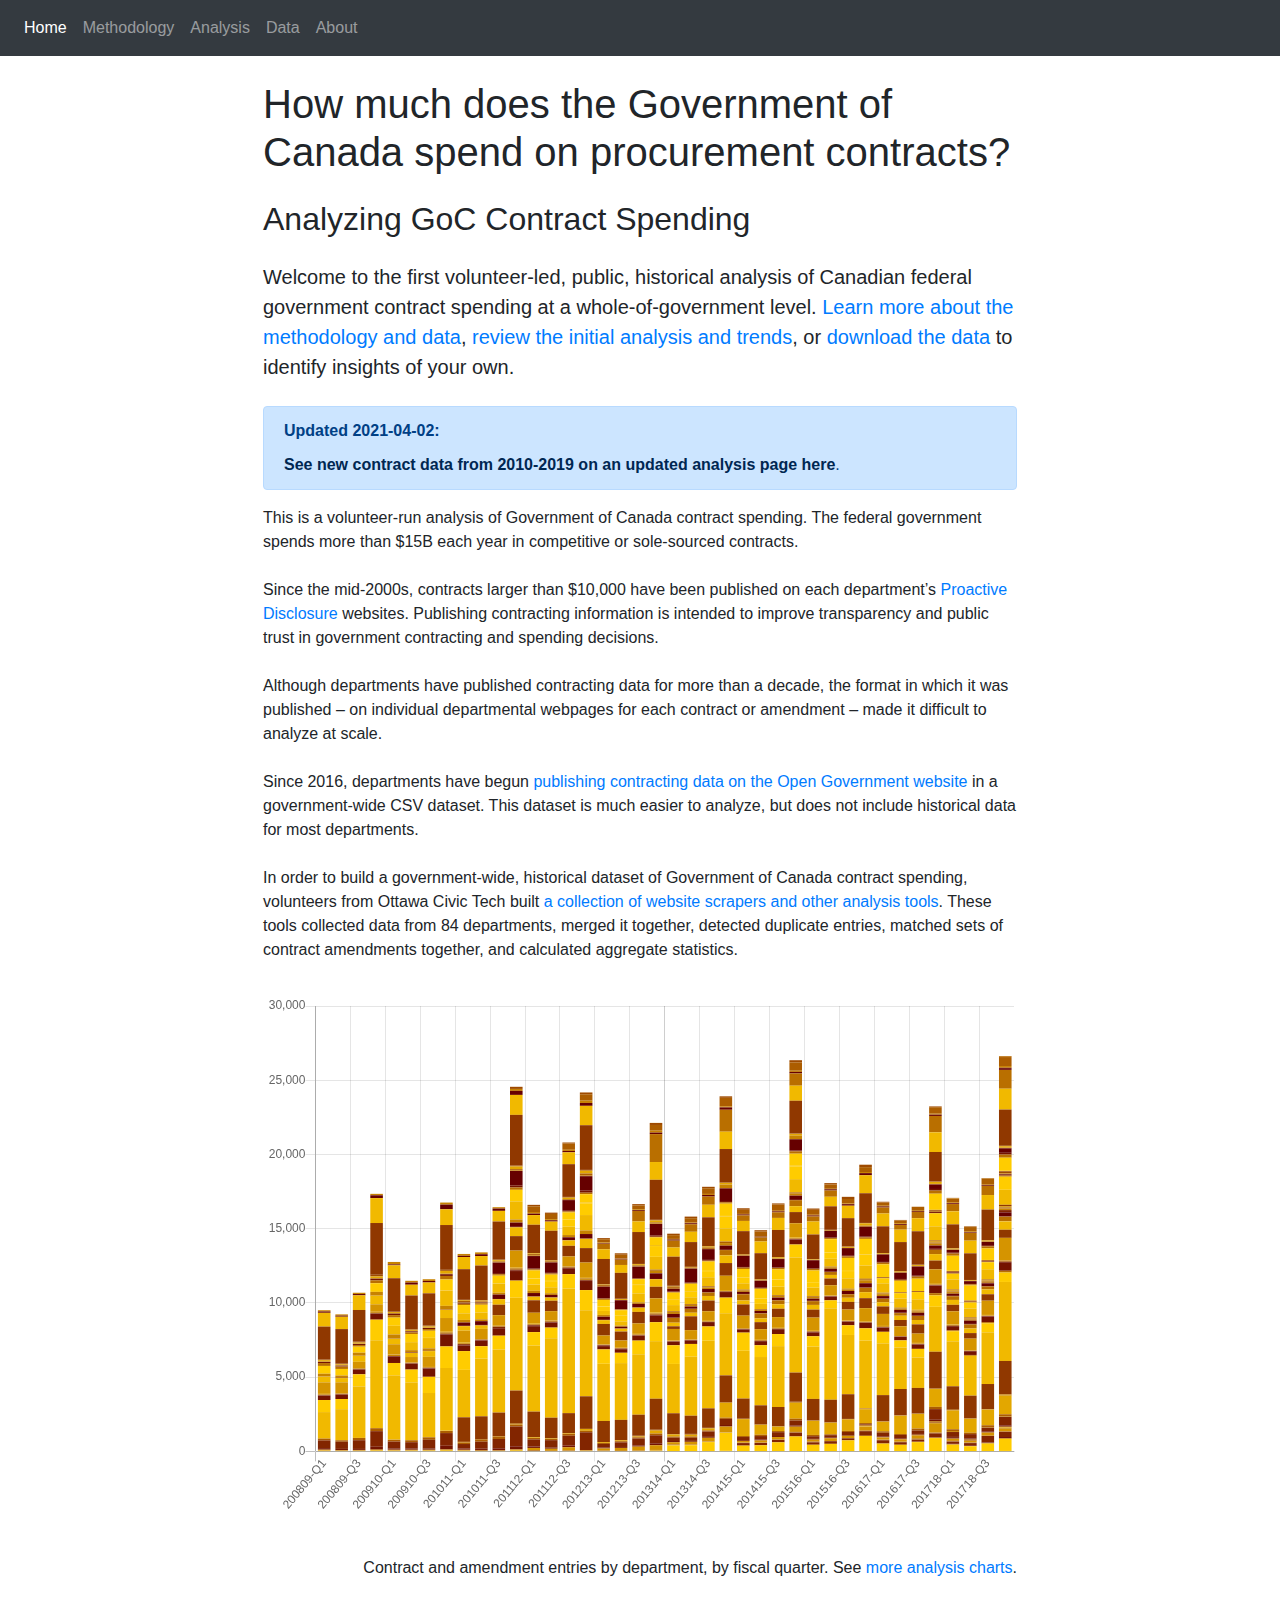
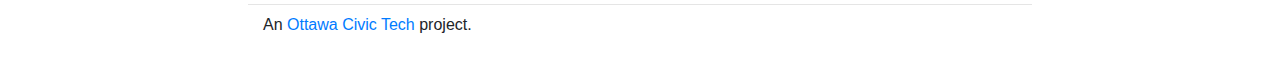
<file: index.html>
<!doctype html>
<html lang="en">

<head>
	<meta name="generator" content="Hugo 0.75.1" />
  <meta charset="utf-8">
  <meta name="viewport" content="width=device-width, initial-scale=1, shrink-to-fit=no">
  
  <title>Home – Analyzing GoC Contract Spending</title>

  <meta name="description" content="This website is the first volunteer-led, public, historical analysis of Canadian federal government contract spending at a whole-of-government level.">

  
  
    <link href="/main.afe9b.css" rel="stylesheet">
  

  
<script type="application/javascript">
var doNotTrack = false;
if (!doNotTrack) {
	(function(i,s,o,g,r,a,m){i['GoogleAnalyticsObject']=r;i[r]=i[r]||function(){
	(i[r].q=i[r].q||[]).push(arguments)},i[r].l=1*new Date();a=s.createElement(o),
	m=s.getElementsByTagName(o)[0];a.async=1;a.src=g;m.parentNode.insertBefore(a,m)
	})(window,document,'script','https://www.google-analytics.com/analytics.js','ga');
	ga('create', 'UA-140416206-1', 'auto');
	
	ga('send', 'pageview');
}
</script>


</head>

<body>

  <nav class="navbar navbar-expand-md navbar-dark fixed-top bg-dark">
  
  <button class="navbar-toggler" type="button" data-toggle="collapse" data-target="#navbarCollapse" aria-controls="navbarCollapse" aria-expanded="false" aria-label="Toggle navigation">
    <span class="navbar-toggler-icon"></span>
  </button>
  <div class="navbar-collapse collapse" id="navbarCollapse">
    <ul class="navbar-nav mr-auto">

        
        
        <li class="nav-item active">
          <a class="nav-link" title="Home" href="/">Home <span class="sr-only">(current)</span></a>
        </li>
        
        <li class="nav-item">
          <a class="nav-link" title="Methodology" href="/methodology/">Methodology</a>
        </li>
        
        <li class="nav-item">
          <a class="nav-link" title="Analysis" href="/analysis/2019/">Analysis</a>
        </li>
        
        <li class="nav-item">
          <a class="nav-link" title="Data" href="/download/">Data</a>
        </li>
        
        <li class="nav-item">
          <a class="nav-link" title="About" href="/about/">About</a>
        </li>
        
    </ul>
  </div>
</nav>

  <main role="main" class="container">
  

<h1 id="how-much-does-the-government-of-canada-spend-on-procurement-contracts">How much does the Government of Canada spend on procurement contracts?</h1>
<h2 id="analyzing-goc-contract-spending">Analyzing GoC Contract Spending</h2>
<p class="lead">Welcome to the first <strong>volunteer-led, public, historical analysis of Canadian federal government contract spending</strong> at a whole-of-government level. <a href="/methodology/">Learn more about the methodology and data</a>, <a href="/analysis/2019/">review the initial analysis and trends</a>, or <a href="/download/">download the data</a> to identify insights of your own.</p>
<div class="alert alert-primary" role="alert">
  <p><strong>Updated 2021-04-02:</strong></p>
  <p><a href="/analysis/2019/" class="alert-link">See new contract data from 2010-2019 on an updated analysis page here</a>.
</div>
<p>This is a volunteer-run analysis of Government of Canada contract spending. The federal government spends more than <span class="variable">$15B</span> each year in competitive or sole-sourced contracts.</p>
<p>Since the mid-2000s, contracts larger than $10,000 have been published on each department’s <a href="https://www.canada.ca/en/treasury-board-secretariat/services/reporting-government-spending/proactive-disclosure-department-agency.html">Proactive Disclosure</a> websites. Publishing contracting information is intended to improve transparency and public trust in government contracting and spending decisions.</p>
<p>Although departments have published contracting data for more than a decade, the format in which it was published – on individual departmental webpages for each contract or amendment – made it difficult to analyze at scale.</p>
<p>Since 2016, departments have begun <a href="https://open.canada.ca/data/en/dataset/d8f85d91-7dec-4fd1-8055-483b77225d8b">publishing contracting data on the Open Government website</a> in a government-wide CSV dataset. This dataset is much easier to analyze, but does not include historical data for most departments.</p>
<p>In order to build a government-wide, historical dataset of Government of Canada contract spending, volunteers from Ottawa Civic Tech built <a href="https://github.com/GoC-Spending/">a collection of website scrapers and other analysis tools</a>. These tools collected data from <span class="variable">84</span> departments, merged it together, detected duplicate entries, matched sets of contract amendments together, and calculated aggregate statistics.</p>
<p><canvas id="entries-by-department-by-fiscal" width="400" height="290" data-chart-type="year-stacked" data-chart-options="" data-chart-range="[&quot;200809-Q1&quot;,&quot;200809-Q2&quot;,&quot;200809-Q3&quot;,&quot;200809-Q4&quot;,&quot;200910-Q1&quot;,&quot;200910-Q2&quot;,&quot;200910-Q3&quot;,&quot;200910-Q4&quot;,&quot;201011-Q1&quot;,&quot;201011-Q2&quot;,&quot;201011-Q3&quot;,&quot;201011-Q4&quot;,&quot;201112-Q1&quot;,&quot;201112-Q2&quot;,&quot;201112-Q3&quot;,&quot;201112-Q4&quot;,&quot;201213-Q1&quot;,&quot;201213-Q2&quot;,&quot;201213-Q3&quot;,&quot;201213-Q4&quot;,&quot;201314-Q1&quot;,&quot;201314-Q2&quot;,&quot;201314-Q3&quot;,&quot;201314-Q4&quot;,&quot;201415-Q1&quot;,&quot;201415-Q2&quot;,&quot;201415-Q3&quot;,&quot;201415-Q4&quot;,&quot;201516-Q1&quot;,&quot;201516-Q2&quot;,&quot;201516-Q3&quot;,&quot;201516-Q4&quot;,&quot;201617-Q1&quot;,&quot;201617-Q2&quot;,&quot;201617-Q3&quot;,&quot;201617-Q4&quot;,&quot;201718-Q1&quot;,&quot;201718-Q2&quot;,&quot;201718-Q3&quot;,&quot;201718-Q4&quot;]" data-chart-values="[{&quot;label&quot;:&quot;Atlantic Canada Opportunities Agency&quot;,&quot;backgroundColor&quot;:&quot;rgb(241, 185, 0)&quot;,&quot;borderColor&quot;:&quot;rgb(194, 149, 0)&quot;,&quot;data&quot;:[42,33,37,65,46,47,51,74,46,37,32,71,19,6,26,41,23,4,13,38,21,15,27,38,12,20,17,24,13,10,14,20,27,9,23,25,15,14,19,30]},{&quot;label&quot;:&quot;Agriculture and Agri-Food Canada&quot;,&quot;backgroundColor&quot;:&quot;rgb(255, 204, 0)&quot;,&quot;borderColor&quot;:&quot;rgb(204, 163, 0)&quot;,&quot;data&quot;:[0,0,0,0,0,0,0,0,0,0,0,0,0,0,0,0,0,0,0,0,373,399,599,1216,377,391,594,983,435,499,730,1030,502,438,603,873,440,331,510,817]},{&quot;label&quot;:&quot;Administrative Tribunals Support Service of Canada&quot;,&quot;backgroundColor&quot;:&quot;rgb(185, 111, 0)&quot;,&quot;borderColor&quot;:&quot;rgb(148, 89, 0)&quot;,&quot;data&quot;:[0,0,0,0,0,0,0,0,0,0,0,0,0,0,0,0,0,0,0,0,0,0,0,0,0,0,0,0,0,0,0,0,0,0,25,31,25,18,48,50]},{&quot;label&quot;:&quot;Canadian Northern Economic Development Agency&quot;,&quot;backgroundColor&quot;:&quot;rgb(116, 19, 0)&quot;,&quot;borderColor&quot;:&quot;rgb(92, 15, 0)&quot;,&quot;data&quot;:[0,0,0,0,0,0,0,0,0,0,0,0,0,0,0,0,0,0,0,0,0,0,0,0,0,0,0,0,0,0,0,0,0,0,4,5,4,4,1,5]},{&quot;label&quot;:&quot;Courts Administration Service&quot;,&quot;backgroundColor&quot;:&quot;rgb(102, 0, 0)&quot;,&quot;borderColor&quot;:&quot;rgb(82, 0, 0)&quot;,&quot;data&quot;:[0,0,0,0,0,0,0,0,0,0,0,0,0,0,0,0,0,0,0,0,0,0,0,0,0,0,0,0,0,0,0,0,0,0,0,23,27,14,33,63]},{&quot;label&quot;:&quot;Canada Border Services Agency&quot;,&quot;backgroundColor&quot;:&quot;rgb(130, 37, 0)&quot;,&quot;borderColor&quot;:&quot;rgb(102, 29, 0)&quot;,&quot;data&quot;:[0,0,0,0,0,0,0,0,0,0,0,0,0,0,0,0,0,0,0,0,0,0,0,0,171,155,168,259,164,178,138,315,222,171,143,259,152,178,427,351]},{&quot;label&quot;:&quot;cc&quot;,&quot;backgroundColor&quot;:&quot;rgb(199, 130, 0)&quot;,&quot;borderColor&quot;:&quot;rgb(158, 103, 0)&quot;,&quot;data&quot;:[13,10,10,15,19,10,6,14,19,7,12,24,12,11,4,13,21,11,14,6,22,8,15,12,14,16,7,17,24,6,8,14,17,17,18,15,22,20,0,0]},{&quot;label&quot;:&quot;Canadian Centre for Occupational Health and Safety&quot;,&quot;backgroundColor&quot;:&quot;rgb(172, 93, 0)&quot;,&quot;borderColor&quot;:&quot;rgb(138, 73, 0)&quot;,&quot;data&quot;:[0,0,0,0,0,0,0,0,0,0,0,0,0,0,0,0,0,0,0,0,0,0,0,0,0,0,0,0,0,0,0,0,0,0,0,5,4,10,5,4]},{&quot;label&quot;:&quot;Canadian Environmental Assessment Agency&quot;,&quot;backgroundColor&quot;:&quot;rgb(227, 167, 0)&quot;,&quot;borderColor&quot;:&quot;rgb(184, 135, 0)&quot;,&quot;data&quot;:[30,21,18,19,19,22,22,22,13,5,6,19,10,10,6,7,6,3,10,32,23,20,13,13,8,2,8,8,5,1,2,6,14,10,13,25,6,3,7,8]},{&quot;label&quot;:&quot;Canada Economic Development for Quebec Regions&quot;,&quot;backgroundColor&quot;:&quot;rgb(158, 74, 0)&quot;,&quot;borderColor&quot;:&quot;rgb(128, 60, 0)&quot;,&quot;data&quot;:[50,28,34,49,35,38,38,36,36,46,34,34,47,11,25,26,16,18,18,22,27,19,19,15,9,15,12,23,19,8,8,24,15,11,26,29,15,9,11,26]},{&quot;label&quot;:&quot;Canadian Food Inspection Agency&quot;,&quot;backgroundColor&quot;:&quot;rgb(213, 148, 0)&quot;,&quot;borderColor&quot;:&quot;rgb(173, 121, 0)&quot;,&quot;data&quot;:[0,0,0,0,0,0,0,0,0,0,0,0,143,139,218,0,131,199,266,316,154,185,244,382,119,138,161,354,136,186,155,261,140,160,209,612,129,124,189,201]},{&quot;label&quot;:&quot;Canadian Grain Commission&quot;,&quot;backgroundColor&quot;:&quot;rgb(144, 56, 0)&quot;,&quot;borderColor&quot;:&quot;rgb(112, 43, 0)&quot;,&quot;data&quot;:[0,0,0,0,0,0,0,0,0,0,0,0,0,0,0,0,0,0,0,0,0,0,0,0,0,0,0,0,0,0,0,0,0,0,1,41,32,41,23,28]},{&quot;label&quot;:&quot;Canadian Human Rights Commission&quot;,&quot;backgroundColor&quot;:&quot;rgb(241, 185, 0)&quot;,&quot;borderColor&quot;:&quot;rgb(194, 149, 0)&quot;,&quot;data&quot;:[0,0,0,0,0,0,0,0,0,0,0,0,0,0,0,0,0,0,0,0,0,0,0,0,0,0,0,0,0,0,0,24,0,0,0,0,0,0,0,29]},{&quot;label&quot;:&quot;Canadian Intergovernmental Conference Secretariat&quot;,&quot;backgroundColor&quot;:&quot;rgb(255, 204, 0)&quot;,&quot;borderColor&quot;:&quot;rgb(204, 163, 0)&quot;,&quot;data&quot;:[0,0,0,0,0,0,0,0,0,0,0,0,0,0,0,0,0,0,0,0,0,0,0,0,0,0,0,0,0,0,0,0,0,0,0,0,0,0,0,6]},{&quot;label&quot;:&quot;Canadian Institutes of Health Research&quot;,&quot;backgroundColor&quot;:&quot;rgb(185, 111, 0)&quot;,&quot;borderColor&quot;:&quot;rgb(148, 89, 0)&quot;,&quot;data&quot;:[0,0,0,0,0,0,0,0,0,0,0,0,0,0,0,0,0,0,0,0,0,0,0,0,0,0,0,0,0,0,0,65,17,0,61,89,29,36,32,49]},{&quot;label&quot;:&quot;Canadian Nuclear Safety Commission&quot;,&quot;backgroundColor&quot;:&quot;rgb(116, 19, 0)&quot;,&quot;borderColor&quot;:&quot;rgb(92, 15, 0)&quot;,&quot;data&quot;:[83,75,66,163,81,79,73,232,81,86,124,196,102,77,108,0,64,62,73,131,78,62,62,103,58,69,68,82,48,56,50,53,57,42,50,88,60,55,45,87]},{&quot;label&quot;:&quot;Civilian Review and Complaints Commission for the RCMP&quot;,&quot;backgroundColor&quot;:&quot;rgb(102, 0, 0)&quot;,&quot;borderColor&quot;:&quot;rgb(82, 0, 0)&quot;,&quot;data&quot;:[0,0,0,0,0,0,0,0,0,0,0,0,0,0,0,0,0,0,0,0,0,0,0,0,0,0,0,0,0,0,0,0,0,0,0,15,16,7,0,27]},{&quot;label&quot;:&quot;Canada Revenue Agency&quot;,&quot;backgroundColor&quot;:&quot;rgb(130, 37, 0)&quot;,&quot;borderColor&quot;:&quot;rgb(102, 29, 0)&quot;,&quot;data&quot;:[522,485,588,1053,463,423,592,856,301,474,629,1339,475,503,667,1202,241,314,479,540,226,207,360,415,201,228,261,333,179,151,202,0,248,251,240,716,330,301,248,549]},{&quot;label&quot;:&quot;Canadian Radio-television and Telecommunications Commission&quot;,&quot;backgroundColor&quot;:&quot;rgb(199, 130, 0)&quot;,&quot;borderColor&quot;:&quot;rgb(158, 103, 0)&quot;,&quot;data&quot;:[0,0,0,0,0,0,0,0,0,0,0,0,0,0,0,0,0,0,0,0,0,0,0,0,0,0,0,0,0,0,0,0,0,0,26,0,63,6,34,38]},{&quot;label&quot;:&quot;Canadian Space Agency&quot;,&quot;backgroundColor&quot;:&quot;rgb(172, 93, 0)&quot;,&quot;borderColor&quot;:&quot;rgb(138, 73, 0)&quot;,&quot;data&quot;:[121,98,152,200,117,130,166,143,106,113,133,129,99,91,124,100,65,75,75,117,74,87,73,78,66,89,77,123,88,58,78,99,96,64,97,153,124,88,131,136]},{&quot;label&quot;:&quot;Correctional Service of Canada&quot;,&quot;backgroundColor&quot;:&quot;rgb(227, 167, 0)&quot;,&quot;borderColor&quot;:&quot;rgb(184, 135, 0)&quot;,&quot;data&quot;:[0,5,4,7,18,9,25,33,39,21,25,54,49,39,45,129,60,62,60,207,145,126,142,1014,1142,673,301,1084,954,783,776,934,639,1234,989,1204,1273,937,1056,1272]},{&quot;label&quot;:&quot;Canada School of Public Service&quot;,&quot;backgroundColor&quot;:&quot;rgb(158, 74, 0)&quot;,&quot;borderColor&quot;:&quot;rgb(128, 60, 0)&quot;,&quot;data&quot;:[0,0,0,0,0,0,0,0,0,0,0,0,0,0,0,0,0,0,49,55,30,52,36,44,33,39,25,62,23,25,30,38,23,20,23,39,24,11,14,30]},{&quot;label&quot;:&quot;Canadian Transportation Agency&quot;,&quot;backgroundColor&quot;:&quot;rgb(213, 148, 0)&quot;,&quot;borderColor&quot;:&quot;rgb(173, 121, 0)&quot;,&quot;data&quot;:[0,0,0,0,0,0,0,0,0,0,0,0,0,0,0,0,0,0,0,0,0,0,0,0,0,0,0,0,0,0,0,22,19,9,9,17,18,16,12,34]},{&quot;label&quot;:&quot;Fisheries and Oceans Canada&quot;,&quot;backgroundColor&quot;:&quot;rgb(144, 56, 0)&quot;,&quot;borderColor&quot;:&quot;rgb(112, 43, 0)&quot;,&quot;data&quot;:[0,0,0,0,0,0,0,0,1659,1578,1624,2240,1729,1388,1358,2200,1427,1379,1419,2090,1399,1228,1314,1800,1356,1274,1298,1968,1453,1525,1666,0,1762,1775,1723,2462,1585,1538,1702,2264]},{&quot;label&quot;:&quot;National Defence&quot;,&quot;backgroundColor&quot;:&quot;rgb(241, 185, 0)&quot;,&quot;borderColor&quot;:&quot;rgb(194, 149, 0)&quot;,&quot;data&quot;:[1791,2095,3477,5930,4335,3899,2967,4218,3202,3895,4254,6265,4461,5363,8410,5810,3861,3832,4078,3887,3331,3984,4570,4196,3228,3260,4108,7773,3534,6173,4002,4580,3494,2805,2056,3033,3038,2691,3489,5333]},{&quot;label&quot;:&quot;Environment and Climate Change Canada&quot;,&quot;backgroundColor&quot;:&quot;rgb(255, 204, 0)&quot;,&quot;borderColor&quot;:&quot;rgb(204, 163, 0)&quot;,&quot;data&quot;:[815,685,816,1391,834,865,1094,1456,1268,837,938,1157,906,718,976,1360,967,697,925,1279,1260,860,958,1055,1223,796,816,871,694,539,655,822,780,476,581,770,680,0,606,638]},{&quot;label&quot;:&quot;Elections Canada&quot;,&quot;backgroundColor&quot;:&quot;rgb(185, 111, 0)&quot;,&quot;borderColor&quot;:&quot;rgb(148, 89, 0)&quot;,&quot;data&quot;:[0,0,0,0,0,0,0,0,0,0,0,0,0,0,0,0,0,0,0,0,0,0,0,0,0,0,0,0,0,0,0,0,0,0,0,152,61,57,84,119]},{&quot;label&quot;:&quot;Employment and Social Development Canada&quot;,&quot;backgroundColor&quot;:&quot;rgb(116, 19, 0)&quot;,&quot;borderColor&quot;:&quot;rgb(92, 15, 0)&quot;,&quot;data&quot;:[300,305,330,413,446,397,545,813,376,369,503,646,399,347,394,612,223,242,319,460,226,242,294,374,206,274,326,325,264,257,240,359,279,250,296,506,279,250,378,575]},{&quot;label&quot;:&quot;Financial Consumer Agency of Canada&quot;,&quot;backgroundColor&quot;:&quot;rgb(102, 0, 0)&quot;,&quot;borderColor&quot;:&quot;rgb(82, 0, 0)&quot;,&quot;data&quot;:[15,10,9,9,20,21,18,15,32,22,10,24,38,17,15,13,32,20,6,13,18,7,5,13,20,18,9,19,17,12,11,19,12,6,19,18,20,17,24,29]},{&quot;label&quot;:&quot;Federal Economic Development Agency for Southern Ontario&quot;,&quot;backgroundColor&quot;:&quot;rgb(130, 37, 0)&quot;,&quot;borderColor&quot;:&quot;rgb(102, 29, 0)&quot;,&quot;data&quot;:[0,0,0,0,0,0,39,35,61,41,88,71,52,33,28,49,35,24,35,41,25,10,13,24,22,11,21,40,30,8,17,13,23,6,6,16,11,6,6,11]},{&quot;label&quot;:&quot;Department of Finance Canada&quot;,&quot;backgroundColor&quot;:&quot;rgb(199, 130, 0)&quot;,&quot;borderColor&quot;:&quot;rgb(158, 103, 0)&quot;,&quot;data&quot;:[65,59,59,84,80,55,47,81,62,33,37,71,47,56,50,66,31,28,57,50,36,35,37,35,40,46,40,39,39,21,28,32,65,18,46,46,58,22,32,49]},{&quot;label&quot;:&quot;Financial Transactions and Reports Analysis Centre of Canada&quot;,&quot;backgroundColor&quot;:&quot;rgb(172, 93, 0)&quot;,&quot;borderColor&quot;:&quot;rgb(138, 73, 0)&quot;,&quot;data&quot;:[19,9,18,17,12,11,10,32,6,8,19,42,15,17,18,40,14,9,16,31,6,2,9,7,2,1,4,11,1,4,4,8,3,2,3,23,4,2,7,23]},{&quot;label&quot;:&quot;Office of the Commissioner for Federal Judicial Affairs Canada&quot;,&quot;backgroundColor&quot;:&quot;rgb(227, 167, 0)&quot;,&quot;borderColor&quot;:&quot;rgb(184, 135, 0)&quot;,&quot;data&quot;:[17,9,11,10,32,13,7,16,35,9,14,23,47,20,15,48,16,16,21,57,20,10,23,60,19,15,19,45,19,22,30,20,15,14,32,20,28,15,38,20]},{&quot;label&quot;:&quot;Farm Products Council of Canada&quot;,&quot;backgroundColor&quot;:&quot;rgb(158, 74, 0)&quot;,&quot;borderColor&quot;:&quot;rgb(128, 60, 0)&quot;,&quot;data&quot;:[0,0,0,0,0,0,0,0,0,0,0,0,0,0,0,0,0,0,0,0,0,0,0,0,0,0,0,0,0,0,0,0,0,0,1,0,1,0,1,0]},{&quot;label&quot;:&quot;Global Affairs Canada&quot;,&quot;backgroundColor&quot;:&quot;rgb(213, 148, 0)&quot;,&quot;borderColor&quot;:&quot;rgb(173, 121, 0)&quot;,&quot;data&quot;:[776,734,417,504,674,350,681,926,807,689,711,1151,710,620,672,1031,587,491,704,957,770,627,646,963,839,720,724,956,892,692,733,910,811,657,629,975,881,790,961,1514]},{&quot;label&quot;:&quot;Health Canada&quot;,&quot;backgroundColor&quot;:&quot;rgb(144, 56, 0)&quot;,&quot;borderColor&quot;:&quot;rgb(112, 43, 0)&quot;,&quot;data&quot;:[0,0,0,0,0,0,0,0,0,0,707,974,840,703,718,975,783,604,777,783,180,933,723,855,752,473,567,755,539,456,514,674,505,424,622,597,440,374,434,547]},{&quot;label&quot;:&quot;Innovation, Science and Economic Development Canada&quot;,&quot;backgroundColor&quot;:&quot;rgb(241, 185, 0)&quot;,&quot;borderColor&quot;:&quot;rgb(194, 149, 0)&quot;,&quot;data&quot;:[393,287,408,599,373,277,388,567,304,232,376,594,243,212,368,627,255,195,288,509,244,241,309,518,270,254,303,398,317,241,280,405,280,288,295,434,326,304,319,553]},{&quot;label&quot;:&quot;International Joint Commission&quot;,&quot;backgroundColor&quot;:&quot;rgb(255, 204, 0)&quot;,&quot;borderColor&quot;:&quot;rgb(204, 163, 0)&quot;,&quot;data&quot;:[0,0,0,0,0,0,0,0,0,0,0,0,0,0,0,0,0,0,0,0,0,0,0,0,0,0,0,0,0,0,0,0,0,0,0,0,4,6,8,14]},{&quot;label&quot;:&quot;Crown-Indigenous Relations and Northern Affairs Canada&quot;,&quot;backgroundColor&quot;:&quot;rgb(185, 111, 0)&quot;,&quot;borderColor&quot;:&quot;rgb(148, 89, 0)&quot;,&quot;data&quot;:[0,0,0,0,0,0,0,0,0,0,0,0,0,0,0,0,0,0,0,0,326,261,233,360,418,333,259,406,255,197,237,293,232,177,272,293,248,275,199,313]},{&quot;label&quot;:&quot;Infrastructure Canada&quot;,&quot;backgroundColor&quot;:&quot;rgb(116, 19, 0)&quot;,&quot;borderColor&quot;:&quot;rgb(92, 15, 0)&quot;,&quot;data&quot;:[18,19,7,27,17,35,21,35,24,34,13,35,18,26,17,22,23,10,13,18,12,11,8,17,23,22,20,20,24,25,13,28,26,30,21,66,28,36,28,29]},{&quot;label&quot;:&quot;Immigration, Refugees and Citizenship Canada&quot;,&quot;backgroundColor&quot;:&quot;rgb(102, 0, 0)&quot;,&quot;borderColor&quot;:&quot;rgb(82, 0, 0)&quot;,&quot;data&quot;:[0,0,0,0,0,0,0,0,223,253,298,287,228,154,190,301,209,117,244,378,253,147,228,282,140,147,168,285,143,197,208,281,160,190,195,220,145,219,182,264]},{&quot;label&quot;:&quot;Indigenous Services Canada&quot;,&quot;backgroundColor&quot;:&quot;rgb(130, 37, 0)&quot;,&quot;borderColor&quot;:&quot;rgb(102, 29, 0)&quot;,&quot;data&quot;:[0,0,0,0,0,0,0,0,0,0,0,0,0,0,0,0,0,0,0,0,0,0,0,0,0,0,0,0,0,0,0,0,0,0,0,0,0,0,39,153]},{&quot;label&quot;:&quot;Department of Justice&quot;,&quot;backgroundColor&quot;:&quot;rgb(199, 130, 0)&quot;,&quot;borderColor&quot;:&quot;rgb(158, 103, 0)&quot;,&quot;data&quot;:[169,150,201,211,273,152,166,219,174,125,124,208,151,115,152,245,122,78,99,175,129,116,110,174,91,75,108,142,131,101,110,204,131,81,93,131,109,86,78,107]},{&quot;label&quot;:&quot;Library and Archives Canada&quot;,&quot;backgroundColor&quot;:&quot;rgb(172, 93, 0)&quot;,&quot;borderColor&quot;:&quot;rgb(138, 73, 0)&quot;,&quot;data&quot;:[0,0,0,0,0,0,0,0,0,0,0,0,0,0,0,0,0,0,0,77,49,56,75,103,60,50,50,75,51,39,38,64,42,36,36,67,34,46,46,70]},{&quot;label&quot;:&quot;Military Grievances External Review Committee&quot;,&quot;backgroundColor&quot;:&quot;rgb(227, 167, 0)&quot;,&quot;borderColor&quot;:&quot;rgb(184, 135, 0)&quot;,&quot;data&quot;:[0,0,0,0,0,0,0,0,0,0,0,0,0,0,0,0,0,0,0,0,0,0,0,0,0,0,0,0,0,2,0,0,22,3,17,8,1,2,6,8]},{&quot;label&quot;:&quot;Military Police Complaints Commission of Canada&quot;,&quot;backgroundColor&quot;:&quot;rgb(158, 74, 0)&quot;,&quot;borderColor&quot;:&quot;rgb(128, 60, 0)&quot;,&quot;data&quot;:[0,0,0,0,0,0,0,0,0,0,0,0,0,0,0,0,0,0,0,0,0,0,0,0,0,0,0,0,0,0,0,0,8,5,5,3,6,4,5,10]},{&quot;label&quot;:&quot;National Energy Board&quot;,&quot;backgroundColor&quot;:&quot;rgb(213, 148, 0)&quot;,&quot;borderColor&quot;:&quot;rgb(173, 121, 0)&quot;,&quot;data&quot;:[0,0,0,0,0,0,0,0,0,0,0,0,0,0,0,0,0,0,0,0,0,0,0,0,0,0,0,0,0,0,0,76,45,51,51,82,82,33,31,70]},{&quot;label&quot;:&quot;National Film Board&quot;,&quot;backgroundColor&quot;:&quot;rgb(144, 56, 0)&quot;,&quot;borderColor&quot;:&quot;rgb(112, 43, 0)&quot;,&quot;data&quot;:[0,0,0,0,0,0,0,0,0,0,0,0,0,0,0,0,0,0,0,0,0,0,0,0,0,0,0,0,0,0,0,0,0,0,0,46,40,37,47,92]},{&quot;label&quot;:&quot;National Research Council Canada&quot;,&quot;backgroundColor&quot;:&quot;rgb(241, 185, 0)&quot;,&quot;borderColor&quot;:&quot;rgb(194, 149, 0)&quot;,&quot;data&quot;:[0,0,0,0,581,540,695,1012,446,466,621,1190,427,404,568,1036,267,288,607,864,418,454,610,893,427,355,581,898,568,529,707,857,614,591,707,962,691,616,699,1015]},{&quot;label&quot;:&quot;Natural Resources Canada&quot;,&quot;backgroundColor&quot;:&quot;rgb(255, 204, 0)&quot;,&quot;borderColor&quot;:&quot;rgb(204, 163, 0)&quot;,&quot;data&quot;:[0,0,0,0,0,0,0,0,0,0,0,0,400,413,490,794,302,368,564,728,343,359,414,791,370,343,484,864,362,419,489,718,341,357,488,881,380,404,475,885]},{&quot;label&quot;:&quot;Natural Sciences and Engineering Research Council of Canada&quot;,&quot;backgroundColor&quot;:&quot;rgb(185, 111, 0)&quot;,&quot;borderColor&quot;:&quot;rgb(148, 89, 0)&quot;,&quot;data&quot;:[0,0,0,0,0,0,0,0,0,0,0,0,0,0,0,0,0,0,0,0,0,0,0,0,0,0,0,0,0,0,0,0,0,0,0,0,43,16,12,75]},{&quot;label&quot;:&quot;Office of the Auditor General of Canada&quot;,&quot;backgroundColor&quot;:&quot;rgb(116, 19, 0)&quot;,&quot;borderColor&quot;:&quot;rgb(92, 15, 0)&quot;,&quot;data&quot;:[0,0,0,0,0,0,0,0,0,0,0,0,0,0,0,0,0,0,0,0,0,0,0,0,0,0,0,0,0,0,0,0,0,0,0,81,52,23,36,84]},{&quot;label&quot;:&quot;The Correctional Investigator Canada&quot;,&quot;backgroundColor&quot;:&quot;rgb(102, 0, 0)&quot;,&quot;borderColor&quot;:&quot;rgb(82, 0, 0)&quot;,&quot;data&quot;:[0,0,0,0,0,0,0,0,0,0,0,0,0,0,0,0,0,0,0,0,0,0,0,0,0,0,0,0,0,0,0,0,0,0,0,3,1,2,0,2]},{&quot;label&quot;:&quot;Office of the Commissioner of Lobbying of Canada&quot;,&quot;backgroundColor&quot;:&quot;rgb(130, 37, 0)&quot;,&quot;borderColor&quot;:&quot;rgb(102, 29, 0)&quot;,&quot;data&quot;:[0,0,0,0,0,0,0,0,0,0,0,0,0,0,0,0,0,0,0,0,0,0,0,0,0,0,0,0,0,0,0,0,0,0,0,0,0,0,0,17]},{&quot;label&quot;:&quot;Office of the Commissioner of Official Languages&quot;,&quot;backgroundColor&quot;:&quot;rgb(199, 130, 0)&quot;,&quot;borderColor&quot;:&quot;rgb(158, 103, 0)&quot;,&quot;data&quot;:[0,0,0,0,0,0,0,0,0,0,0,0,0,0,0,0,0,0,0,0,0,0,0,0,0,0,0,0,0,0,0,0,0,0,0,22,12,13,23,37]},{&quot;label&quot;:&quot;Office of the Information Commissioner of Canada&quot;,&quot;backgroundColor&quot;:&quot;rgb(172, 93, 0)&quot;,&quot;borderColor&quot;:&quot;rgb(138, 73, 0)&quot;,&quot;data&quot;:[0,0,0,0,0,0,0,0,0,0,0,0,0,0,0,0,0,0,0,0,0,0,0,0,0,0,0,0,0,0,0,0,0,0,0,0,0,0,0,32]},{&quot;label&quot;:&quot;Office of the Privacy Commissioner of Canada&quot;,&quot;backgroundColor&quot;:&quot;rgb(227, 167, 0)&quot;,&quot;borderColor&quot;:&quot;rgb(184, 135, 0)&quot;,&quot;data&quot;:[0,0,0,0,0,0,0,0,0,0,0,0,0,0,0,0,0,0,0,0,0,0,0,0,0,0,0,0,0,0,0,0,0,0,0,0,0,0,0,0]},{&quot;label&quot;:&quot;Office of the Superintendent of Financial Institutions Canada&quot;,&quot;backgroundColor&quot;:&quot;rgb(158, 74, 0)&quot;,&quot;borderColor&quot;:&quot;rgb(128, 60, 0)&quot;,&quot;data&quot;:[0,0,0,0,0,0,0,0,0,0,0,0,0,0,0,0,0,0,0,0,0,0,0,0,0,0,0,0,0,0,0,0,67,54,60,98,66,66,62,117]},{&quot;label&quot;:&quot;Office of the Secretary to the Governor General&quot;,&quot;backgroundColor&quot;:&quot;rgb(213, 148, 0)&quot;,&quot;borderColor&quot;:&quot;rgb(173, 121, 0)&quot;,&quot;data&quot;:[0,0,0,0,0,0,0,0,0,0,0,0,0,0,0,0,0,0,0,0,0,0,0,0,0,0,0,0,0,0,0,0,0,0,0,29,17,11,14,15]},{&quot;label&quot;:&quot;Office of the Taxpayers Ombudsman&quot;,&quot;backgroundColor&quot;:&quot;rgb(144, 56, 0)&quot;,&quot;borderColor&quot;:&quot;rgb(112, 43, 0)&quot;,&quot;data&quot;:[2,3,0,1,1,1,1,1,0,0,0,0,0,1,0,0,0,0,0,0,0,3,0,1,1,0,1,0,0,0,0,0,0,1,0,0,0,0,0,0]},{&quot;label&quot;:&quot;Parole Board of Canada&quot;,&quot;backgroundColor&quot;:&quot;rgb(241, 185, 0)&quot;,&quot;borderColor&quot;:&quot;rgb(194, 149, 0)&quot;,&quot;data&quot;:[0,0,0,0,2,11,13,33,12,5,11,46,17,16,14,46,10,12,23,64,18,11,16,44,12,10,9,41,6,14,10,23,0,5,6,1,12,8,8,22]},{&quot;label&quot;:&quot;Parks Canada&quot;,&quot;backgroundColor&quot;:&quot;rgb(255, 204, 0)&quot;,&quot;borderColor&quot;:&quot;rgb(204, 163, 0)&quot;,&quot;data&quot;:[527,444,406,583,552,537,477,735,546,514,520,768,532,424,454,567,435,374,372,523,477,532,633,830,585,653,669,813,785,889,876,1053,874,776,840,1086,1016,1009,778,880]},{&quot;label&quot;:&quot;Canadian Heritage&quot;,&quot;backgroundColor&quot;:&quot;rgb(185, 111, 0)&quot;,&quot;borderColor&quot;:&quot;rgb(148, 89, 0)&quot;,&quot;data&quot;:[195,162,112,198,169,111,118,239,89,98,101,160,71,74,69,105,77,44,27,40,44,47,54,90,91,48,99,160,105,76,103,99,112,67,140,210,151,78,137,212]},{&quot;label&quot;:&quot;Privy Council Office&quot;,&quot;backgroundColor&quot;:&quot;rgb(116, 19, 0)&quot;,&quot;borderColor&quot;:&quot;rgb(92, 15, 0)&quot;,&quot;data&quot;:[74,62,67,110,95,69,71,117,70,48,73,141,58,45,45,137,39,21,41,84,43,51,57,86,44,35,35,58,46,36,44,53,50,58,60,109,84,88,84,119]},{&quot;label&quot;:&quot;Public Health Agency of Canada&quot;,&quot;backgroundColor&quot;:&quot;rgb(102, 0, 0)&quot;,&quot;borderColor&quot;:&quot;rgb(82, 0, 0)&quot;,&quot;data&quot;:[0,0,0,0,0,0,0,0,0,0,707,974,840,703,718,975,783,604,777,783,180,933,723,855,752,473,567,755,539,456,514,674,505,424,622,303,157,123,220,302]},{&quot;label&quot;:&quot;Patented Medicine Prices Review Board Canada&quot;,&quot;backgroundColor&quot;:&quot;rgb(130, 37, 0)&quot;,&quot;borderColor&quot;:&quot;rgb(102, 29, 0)&quot;,&quot;data&quot;:[0,0,0,0,0,0,0,0,0,0,0,0,0,0,0,0,0,0,0,0,0,0,0,0,0,0,0,0,0,0,0,0,0,0,2,13,8,3,5,8]},{&quot;label&quot;:&quot;Public Prosecution Service of Canada&quot;,&quot;backgroundColor&quot;:&quot;rgb(199, 130, 0)&quot;,&quot;borderColor&quot;:&quot;rgb(158, 103, 0)&quot;,&quot;data&quot;:[36,24,34,32,45,32,21,43,32,21,17,43,34,20,20,42,43,22,23,36,57,30,20,258,34,15,24,231,25,15,17,79,36,13,10,28,36,24,17,36]},{&quot;label&quot;:&quot;Passport Canada&quot;,&quot;backgroundColor&quot;:&quot;rgb(172, 93, 0)&quot;,&quot;borderColor&quot;:&quot;rgb(138, 73, 0)&quot;,&quot;data&quot;:[0,0,0,0,0,0,0,0,93,54,59,76,98,53,53,140,60,1,61,63,95,37,90,0,24,16,26,10,0,0,0,0,0,0,0,0,0,0,0,0]},{&quot;label&quot;:&quot;Public Safety Canada&quot;,&quot;backgroundColor&quot;:&quot;rgb(227, 167, 0)&quot;,&quot;borderColor&quot;:&quot;rgb(184, 135, 0)&quot;,&quot;data&quot;:[86,67,67,118,66,72,83,183,52,61,84,184,50,48,97,190,32,61,86,134,32,49,75,117,29,52,70,123,34,39,73,146,49,73,82,130,52,43,71,98]},{&quot;label&quot;:&quot;Public Service Commission of Canada&quot;,&quot;backgroundColor&quot;:&quot;rgb(158, 74, 0)&quot;,&quot;borderColor&quot;:&quot;rgb(128, 60, 0)&quot;,&quot;data&quot;:[44,43,57,116,30,34,58,72,18,16,53,71,24,28,47,54,16,23,16,46,18,1,0,9,0,0,2,28,12,15,20,27,0,0,26,30,20,8,20,21]},{&quot;label&quot;:&quot;Office of the Public Sector Integrity Commissioner of Canada&quot;,&quot;backgroundColor&quot;:&quot;rgb(213, 148, 0)&quot;,&quot;borderColor&quot;:&quot;rgb(173, 121, 0)&quot;,&quot;data&quot;:[0,0,0,0,0,0,0,0,0,0,0,0,0,0,0,0,0,0,0,0,0,0,0,0,0,0,0,0,0,0,0,0,2,1,4,7,4,3,4,8]},{&quot;label&quot;:&quot;Public Services and Procurement Canada&quot;,&quot;backgroundColor&quot;:&quot;rgb(144, 56, 0)&quot;,&quot;borderColor&quot;:&quot;rgb(112, 43, 0)&quot;,&quot;data&quot;:[2221,2333,2140,3492,2253,2282,2177,3022,2067,2349,2561,3410,1909,1988,2209,3015,1713,1744,2152,2701,1963,1672,1964,2270,1579,1775,1842,2210,1671,1584,1914,2004,1811,1979,2253,1986,1606,1799,2065,2446]},{&quot;label&quot;:&quot;Royal Canadian Mounted Police&quot;,&quot;backgroundColor&quot;:&quot;rgb(241, 185, 0)&quot;,&quot;borderColor&quot;:&quot;rgb(194, 149, 0)&quot;,&quot;data&quot;:[930,835,988,1682,872,729,732,1064,821,639,718,1347,651,621,799,1301,653,532,715,1199,617,696,847,1171,689,789,812,1016,873,644,840,1214,863,835,881,1323,874,850,980,1399]},{&quot;label&quot;:&quot;Security Intelligence Review Committee&quot;,&quot;backgroundColor&quot;:&quot;rgb(255, 204, 0)&quot;,&quot;borderColor&quot;:&quot;rgb(204, 163, 0)&quot;,&quot;data&quot;:[0,0,0,0,0,0,0,0,0,0,0,0,0,0,0,0,0,0,0,0,0,0,0,0,0,0,0,0,0,0,1,1,2,3,2,3,6,5,3,7]},{&quot;label&quot;:&quot;Shared Services Canada&quot;,&quot;backgroundColor&quot;:&quot;rgb(185, 111, 0)&quot;,&quot;borderColor&quot;:&quot;rgb(148, 89, 0)&quot;,&quot;data&quot;:[0,0,0,0,0,0,0,0,0,0,0,0,0,0,0,10,370,363,712,1884,466,510,556,1481,373,272,380,828,342,424,0,0,408,313,430,1107,492,522,612,1266]},{&quot;label&quot;:&quot;Social Sciences and Humanities Research Council of Canada&quot;,&quot;backgroundColor&quot;:&quot;rgb(116, 19, 0)&quot;,&quot;borderColor&quot;:&quot;rgb(92, 15, 0)&quot;,&quot;data&quot;:[0,0,0,0,0,0,0,0,0,0,0,0,0,0,0,0,0,0,0,0,0,0,0,0,0,0,0,0,0,0,0,0,0,0,0,0,8,8,13,8]},{&quot;label&quot;:&quot;Statistics Canada&quot;,&quot;backgroundColor&quot;:&quot;rgb(102, 0, 0)&quot;,&quot;borderColor&quot;:&quot;rgb(82, 0, 0)&quot;,&quot;data&quot;:[90,73,88,189,62,145,103,313,84,123,155,273,98,89,94,192,39,56,57,101,75,66,106,159,67,57,61,103,68,81,104,143,72,58,63,79,49,34,51,115]},{&quot;label&quot;:&quot;Status of Women Canada&quot;,&quot;backgroundColor&quot;:&quot;rgb(130, 37, 0)&quot;,&quot;borderColor&quot;:&quot;rgb(102, 29, 0)&quot;,&quot;data&quot;:[0,0,0,0,0,0,0,0,0,0,0,0,0,0,0,0,0,0,0,0,0,0,0,0,0,0,0,0,0,0,0,0,0,0,0,15,17,25,11,30]},{&quot;label&quot;:&quot;Treasury Board of Canada Secretariat&quot;,&quot;backgroundColor&quot;:&quot;rgb(199, 130, 0)&quot;,&quot;borderColor&quot;:&quot;rgb(158, 103, 0)&quot;,&quot;data&quot;:[85,85,88,98,166,119,116,141,124,126,93,132,110,74,80,157,52,29,53,133,40,44,70,75,34,42,43,81,46,34,42,76,48,63,53,60,50,49,48,113]},{&quot;label&quot;:&quot;Transport Canada&quot;,&quot;backgroundColor&quot;:&quot;rgb(172, 93, 0)&quot;,&quot;borderColor&quot;:&quot;rgb(138, 73, 0)&quot;,&quot;data&quot;:[0,0,0,0,0,0,0,0,0,0,0,0,385,354,416,431,220,245,259,383,255,298,384,571,279,305,421,564,335,295,307,329,216,186,226,437,227,281,372,606]},{&quot;label&quot;:&quot;Transportation Safety Board of Canada&quot;,&quot;backgroundColor&quot;:&quot;rgb(227, 167, 0)&quot;,&quot;borderColor&quot;:&quot;rgb(184, 135, 0)&quot;,&quot;data&quot;:[0,0,0,0,0,0,0,0,0,0,0,0,0,0,0,0,0,0,0,0,0,0,0,0,0,0,0,0,0,0,0,0,0,0,0,3,21,8,11,22]},{&quot;label&quot;:&quot;Veterans Affairs Canada&quot;,&quot;backgroundColor&quot;:&quot;rgb(158, 74, 0)&quot;,&quot;borderColor&quot;:&quot;rgb(128, 60, 0)&quot;,&quot;data&quot;:[0,0,0,0,0,0,0,0,0,0,0,143,98,86,73,119,74,95,89,135,98,106,97,101,103,87,74,144,86,88,144,162,50,36,0,49,44,39,27,49]},{&quot;label&quot;:&quot;Veterans Review and Appeal Board&quot;,&quot;backgroundColor&quot;:&quot;rgb(213, 148, 0)&quot;,&quot;borderColor&quot;:&quot;rgb(173, 121, 0)&quot;,&quot;data&quot;:[0,0,0,0,0,0,0,0,0,0,0,0,1,0,2,6,0,0,1,6,0,1,0,2,0,0,0,0,3,0,2,3,0,1,1,0,0,0,0,0]},{&quot;label&quot;:&quot;Western Economic Diversification Canada&quot;,&quot;backgroundColor&quot;:&quot;rgb(144, 56, 0)&quot;,&quot;borderColor&quot;:&quot;rgb(112, 43, 0)&quot;,&quot;data&quot;:[0,0,0,0,0,0,0,0,0,0,0,0,0,0,0,0,0,0,0,0,0,0,0,0,0,0,0,0,0,0,0,0,0,0,0,0,0,0,0,0]}]"></canvas></p>
<p class="text-right mb-4">Contract and amendment entries by department, by fiscal quarter. See <a href="/analysis/2019/">more analysis charts</a>.</p>



  </main>

  
<footer class="container">
  <p>An <a href="http://ottawacivictech.ca">Ottawa Civic Tech</a> project.</p>
</footer>

  
  
    <script src="/main.afe9b.js"></script>
  
</body>

</html>
</file>
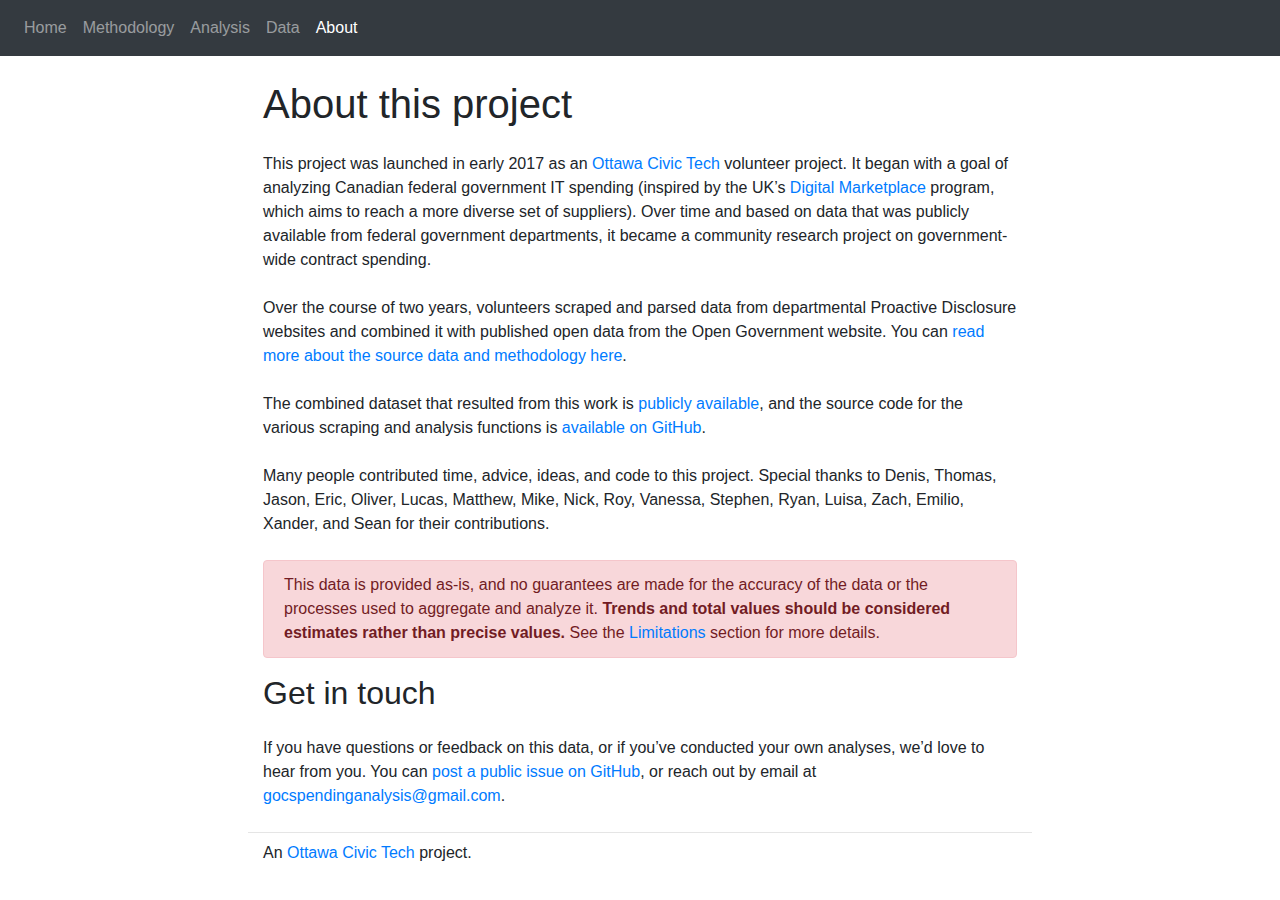
<file: about/index.html>
<!doctype html>
<html lang="en">

<head>
  <meta charset="utf-8">
  <meta name="viewport" content="width=device-width, initial-scale=1, shrink-to-fit=no">
  
  <title>About – Analyzing GoC Contract Spending</title>

  <meta name="description" content="Background information on the contract analysis volunteer project, credits, and contact details.">

  
  
    <link href="/main.afe9b.css" rel="stylesheet">
  

  
<script type="application/javascript">
var doNotTrack = false;
if (!doNotTrack) {
	(function(i,s,o,g,r,a,m){i['GoogleAnalyticsObject']=r;i[r]=i[r]||function(){
	(i[r].q=i[r].q||[]).push(arguments)},i[r].l=1*new Date();a=s.createElement(o),
	m=s.getElementsByTagName(o)[0];a.async=1;a.src=g;m.parentNode.insertBefore(a,m)
	})(window,document,'script','https://www.google-analytics.com/analytics.js','ga');
	ga('create', 'UA-140416206-1', 'auto');
	
	ga('send', 'pageview');
}
</script>


</head>

<body>

  <nav class="navbar navbar-expand-md navbar-dark fixed-top bg-dark">
  
  <button class="navbar-toggler" type="button" data-toggle="collapse" data-target="#navbarCollapse" aria-controls="navbarCollapse" aria-expanded="false" aria-label="Toggle navigation">
    <span class="navbar-toggler-icon"></span>
  </button>
  <div class="navbar-collapse collapse" id="navbarCollapse">
    <ul class="navbar-nav mr-auto">

        
        
        <li class="nav-item">
          <a class="nav-link" title="Home" href="/">Home</a>
        </li>
        
        <li class="nav-item">
          <a class="nav-link" title="Methodology" href="/methodology/">Methodology</a>
        </li>
        
        <li class="nav-item">
          <a class="nav-link" title="Analysis" href="/analysis/2019/">Analysis</a>
        </li>
        
        <li class="nav-item">
          <a class="nav-link" title="Data" href="/download/">Data</a>
        </li>
        
        <li class="nav-item active">
          <a class="nav-link" title="About" href="/about/">About <span class="sr-only">(current)</span></a>
        </li>
        
    </ul>
  </div>
</nav>

  <main role="main" class="container">
   
<article class="content">
  <main><h1 id="about-this-project">About this project</h1>
<p>This project was launched in early 2017 as an <a href="http://ottawacivictech.ca/">Ottawa Civic Tech</a> volunteer project. It began with a goal of analyzing Canadian federal government IT spending (inspired by the UK’s <a href="https://gds.blog.gov.uk/2016/08/19/making-digital-services-better-by-engaging-a-diverse-range-of-suppliers/">Digital Marketplace</a> program, which aims to reach a more diverse set of suppliers). Over time and based on data that was publicly available from federal government departments, it became a community research project on government-wide contract spending.</p>
<p>Over the course of two years, volunteers scraped and parsed data from departmental Proactive Disclosure websites and combined it with published open data from the Open Government website. You can <a href="/methodology/">read more about the source data and methodology here</a>.</p>
<p>The combined dataset that resulted from this work is <a href="/download/">publicly available</a>, and the source code for the various scraping and analysis functions is <a href="https://github.com/GoC-Spending/">available on GitHub</a>.</p>
<p>Many people contributed time, advice, ideas, and code to this project. Special thanks to Denis, Thomas, Jason, Eric, Oliver, Lucas, Matthew, Mike, Nick, Roy, Vanessa, Stephen, Ryan, Luisa, Zach, Emilio, Xander, and Sean for their contributions.</p>
<div class="alert alert-danger">
This data is provided as-is, and no guarantees are made for the accuracy of the data or the processes used to aggregate and analyze it. <strong>Trends and total values should be considered estimates rather than precise values.</strong> See the <a href="/methodology/#limitations-and-assumptions">Limitations</a> section for more details.
</div>
<h2 id="get-in-touch">Get in touch</h2>
<p>If you have questions or feedback on this data, or if you’ve conducted your own analyses, we’d love to hear from you. You can <a href="https://github.com/GoC-Spending/GoC-Spending/issues">post a public issue on GitHub</a>, or reach out by email at <a href="mailto:gocspendinganalysis@gmail.com">gocspendinganalysis@gmail.com</a>.</p>
</main>
</article>

  </main>

  
<footer class="container">
  <p>An <a href="http://ottawacivictech.ca">Ottawa Civic Tech</a> project.</p>
</footer>

  
  
    <script src="/main.afe9b.js"></script>
  
</body>

</html>
</file>
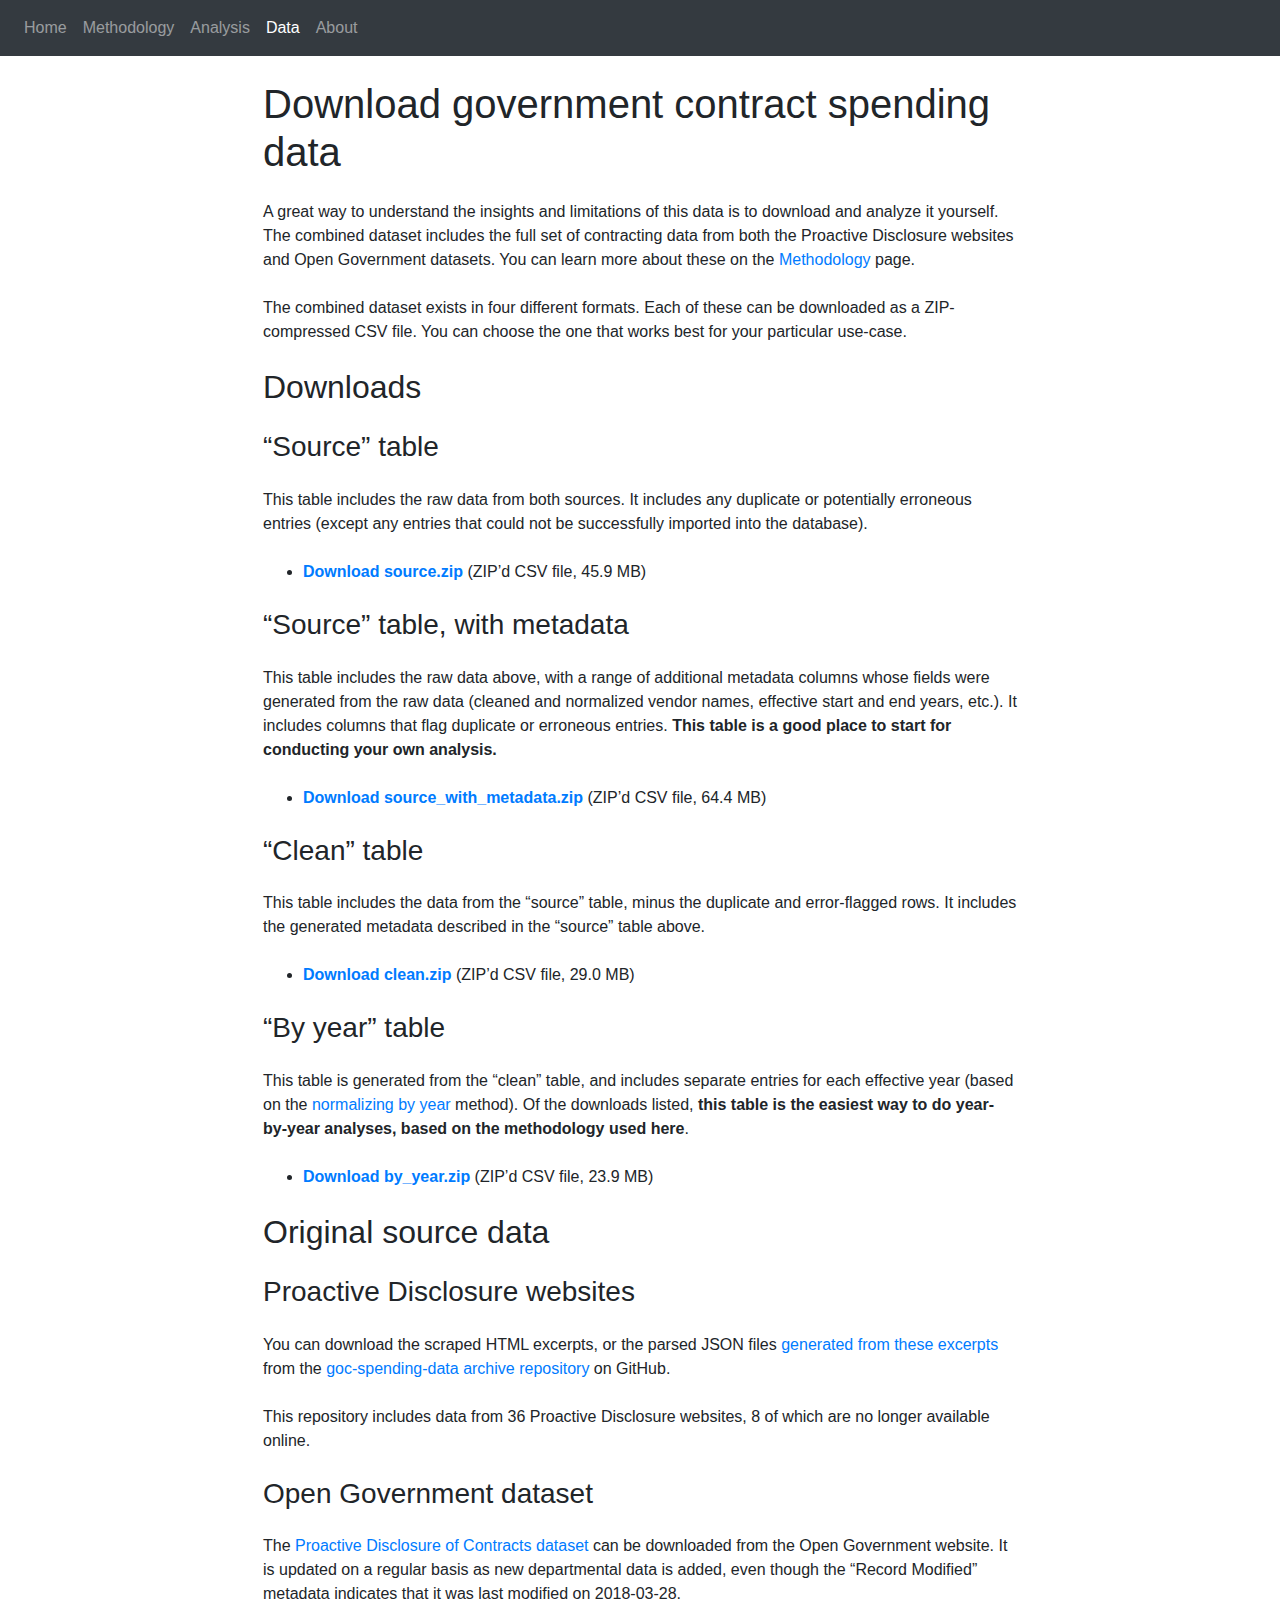
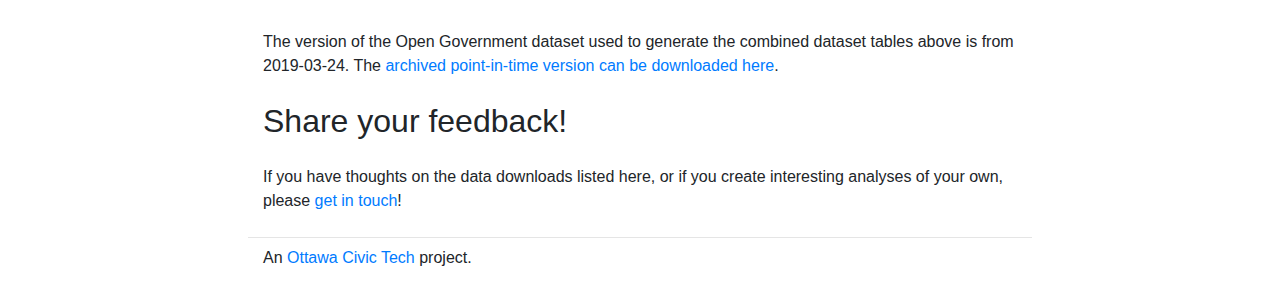
<file: download/index.html>
<!doctype html>
<html lang="en">

<head>
  <meta charset="utf-8">
  <meta name="viewport" content="width=device-width, initial-scale=1, shrink-to-fit=no">
  
  <title>Download the data – Analyzing GoC Contract Spending</title>

  <meta name="description" content="Download links for the combined dataset of Government of Canada contract spending, in CSV format.">

  
  
    <link href="/main.afe9b.css" rel="stylesheet">
  

  
<script type="application/javascript">
var doNotTrack = false;
if (!doNotTrack) {
	(function(i,s,o,g,r,a,m){i['GoogleAnalyticsObject']=r;i[r]=i[r]||function(){
	(i[r].q=i[r].q||[]).push(arguments)},i[r].l=1*new Date();a=s.createElement(o),
	m=s.getElementsByTagName(o)[0];a.async=1;a.src=g;m.parentNode.insertBefore(a,m)
	})(window,document,'script','https://www.google-analytics.com/analytics.js','ga');
	ga('create', 'UA-140416206-1', 'auto');
	
	ga('send', 'pageview');
}
</script>


</head>

<body>

  <nav class="navbar navbar-expand-md navbar-dark fixed-top bg-dark">
  
  <button class="navbar-toggler" type="button" data-toggle="collapse" data-target="#navbarCollapse" aria-controls="navbarCollapse" aria-expanded="false" aria-label="Toggle navigation">
    <span class="navbar-toggler-icon"></span>
  </button>
  <div class="navbar-collapse collapse" id="navbarCollapse">
    <ul class="navbar-nav mr-auto">

        
        
        <li class="nav-item">
          <a class="nav-link" title="Home" href="/">Home</a>
        </li>
        
        <li class="nav-item">
          <a class="nav-link" title="Methodology" href="/methodology/">Methodology</a>
        </li>
        
        <li class="nav-item">
          <a class="nav-link" title="Analysis" href="/analysis/2019/">Analysis</a>
        </li>
        
        <li class="nav-item active">
          <a class="nav-link" title="Data" href="/download/">Data <span class="sr-only">(current)</span></a>
        </li>
        
        <li class="nav-item">
          <a class="nav-link" title="About" href="/about/">About</a>
        </li>
        
    </ul>
  </div>
</nav>

  <main role="main" class="container">
   
<article class="content">
  <main><h1 id="download-government-contract-spending-data">Download government contract spending data</h1>
<p>A great way to understand the insights and limitations of this data is to download and analyze it yourself. The combined dataset includes the full set of contracting data from both the Proactive Disclosure websites and Open Government datasets. You can learn more about these on the <a href="/methodology/">Methodology</a> page.</p>
<p>The combined dataset exists in four different formats. Each of these can be downloaded as a ZIP-compressed CSV file. You can choose the one that works best for your particular use-case.</p>
<h2 id="downloads">Downloads</h2>
<h3 id="source-table">“Source” table</h3>
<p>This table includes the raw data from both sources. It includes any duplicate or potentially erroneous entries (except any entries that could not be successfully imported into the database).</p>
<ul>
<li><a href="https://s3-us-west-2.amazonaws.com/goc-spending-export-20190519/public/source.zip"><strong>Download source.zip</strong></a> (ZIP&rsquo;d CSV file, 45.9 MB)</li>
</ul>
<h3 id="source-table-with-metadata">“Source” table, with metadata</h3>
<p>This table includes the raw data above, with a range of additional metadata columns whose fields were generated from the raw data (cleaned and normalized vendor names, effective start and end years, etc.). It includes columns that flag duplicate or erroneous entries. <strong>This table is a good place to start for conducting your own analysis.</strong></p>
<ul>
<li><a href="https://s3-us-west-2.amazonaws.com/goc-spending-export-20190519/public/source_with_metadata.zip"><strong>Download source_with_metadata.zip</strong></a> (ZIP&rsquo;d CSV file, 64.4 MB)</li>
</ul>
<h3 id="clean-table">“Clean” table</h3>
<p>This table includes the data from the “source” table, minus the duplicate and error-flagged rows. It includes the generated metadata described in the “source” table above.</p>
<ul>
<li><a href="https://s3-us-west-2.amazonaws.com/goc-spending-export-20190519/public/clean.zip"><strong>Download clean.zip</strong></a> (ZIP&rsquo;d CSV file, 29.0 MB)</li>
</ul>
<h3 id="by-year-table">“By year” table</h3>
<p>This table is generated from the “clean” table, and includes separate entries for each effective year (based on the <a href="/methodology#normalizing-by-year">normalizing by year</a> method). Of the downloads listed, <strong>this table is the easiest way to do year-by-year analyses, based on the methodology used here</strong>.</p>
<ul>
<li><a href="https://s3-us-west-2.amazonaws.com/goc-spending-export-20190519/public/by_year.zip"><strong>Download by_year.zip</strong></a> (ZIP&rsquo;d CSV file, 23.9 MB)</li>
</ul>
<h2 id="original-source-data">Original source data</h2>
<h3 id="proactive-disclosure-websites">Proactive Disclosure websites</h3>
<p>You can download the scraped HTML excerpts, or the parsed JSON files <a href="/methodology/">generated from these excerpts</a> from the <a href="https://github.com/GoC-Spending/goc-spending-data">goc-spending-data archive repository</a> on GitHub.</p>
<p>This repository includes data from <span class="variable">36</span> Proactive Disclosure websites, <span class="variable">8</span> of which are no longer available online.</p>
<h3 id="open-government-dataset">Open Government dataset</h3>
<p>The <a href="https://open.canada.ca/data/en/dataset/d8f85d91-7dec-4fd1-8055-483b77225d8b">Proactive Disclosure of Contracts dataset</a> can be downloaded from the Open Government website. It is updated on a regular basis as new departmental data is added, even though the “Record Modified” metadata indicates that it was last modified on <span class="variable">2018-03-28</span>.</p>
<p>The version of the Open Government dataset used to generate the combined dataset tables above is from <span class="variable">2019-03-24</span>. The <a href="https://s3-us-west-2.amazonaws.com/goc-spending-export-20190519/public/2019-03-24-contracts.zip">archived point-in-time version can be downloaded here</a>.</p>
<h2 id="share-your-feedback">Share your feedback!</h2>
<p>If you have thoughts on the data downloads listed here, or if you create interesting analyses of your own, please <a href="/about/#get-in-touch">get in touch</a>!</p>
</main>
</article>

  </main>

  
<footer class="container">
  <p>An <a href="http://ottawacivictech.ca">Ottawa Civic Tech</a> project.</p>
</footer>

  
  
    <script src="/main.afe9b.js"></script>
  
</body>

</html>
</file>
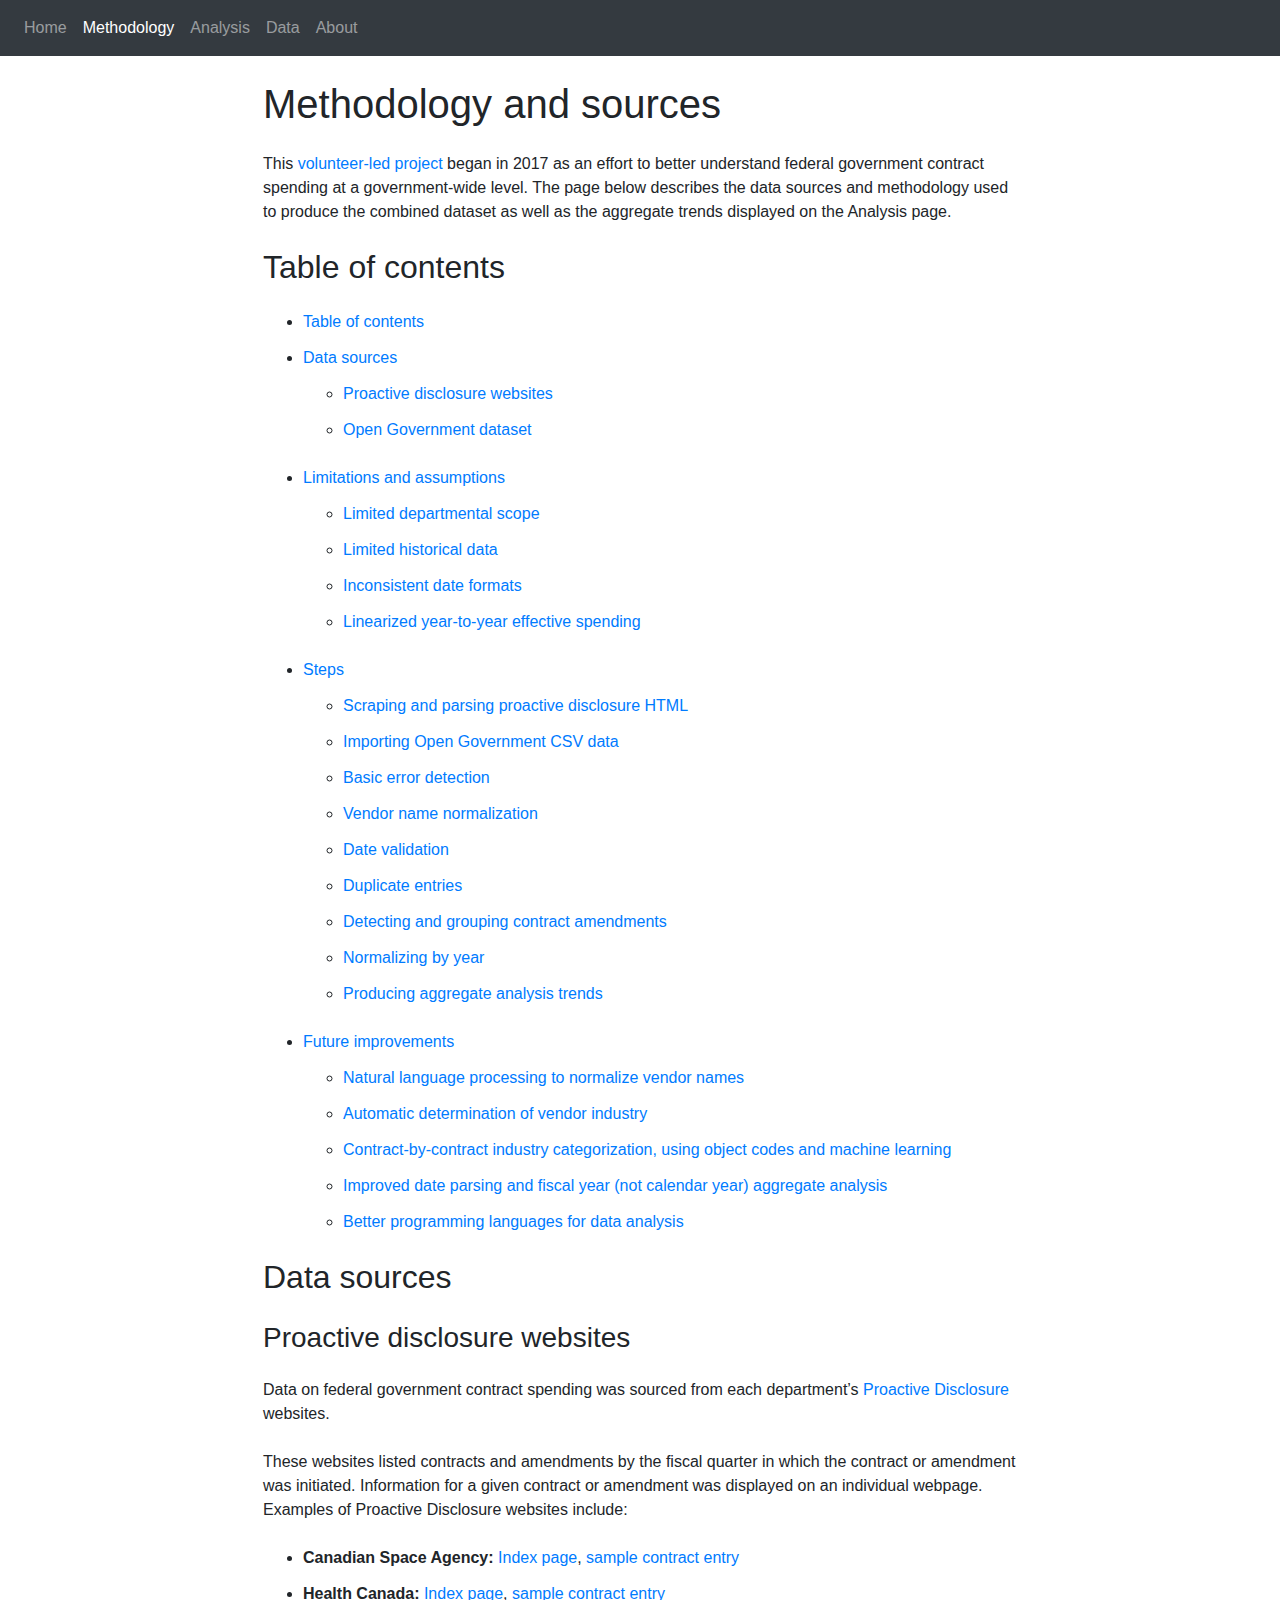
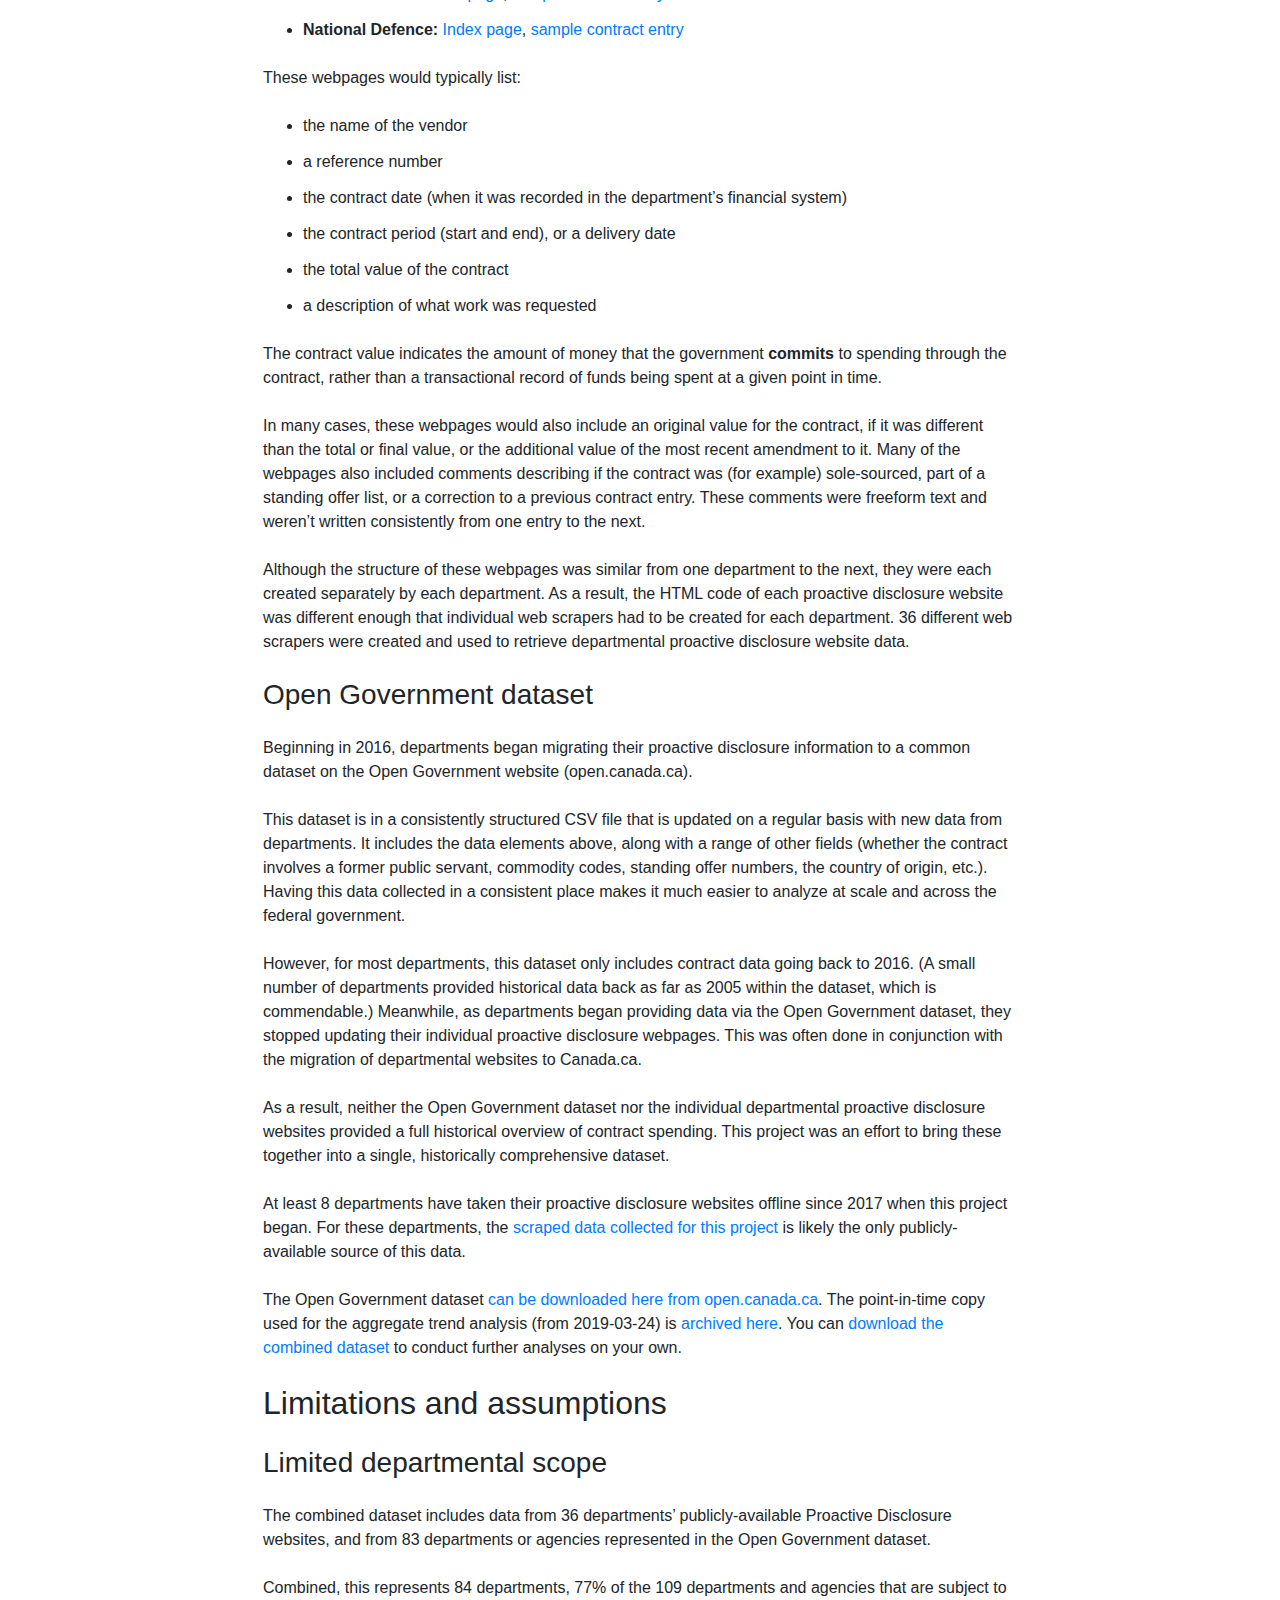
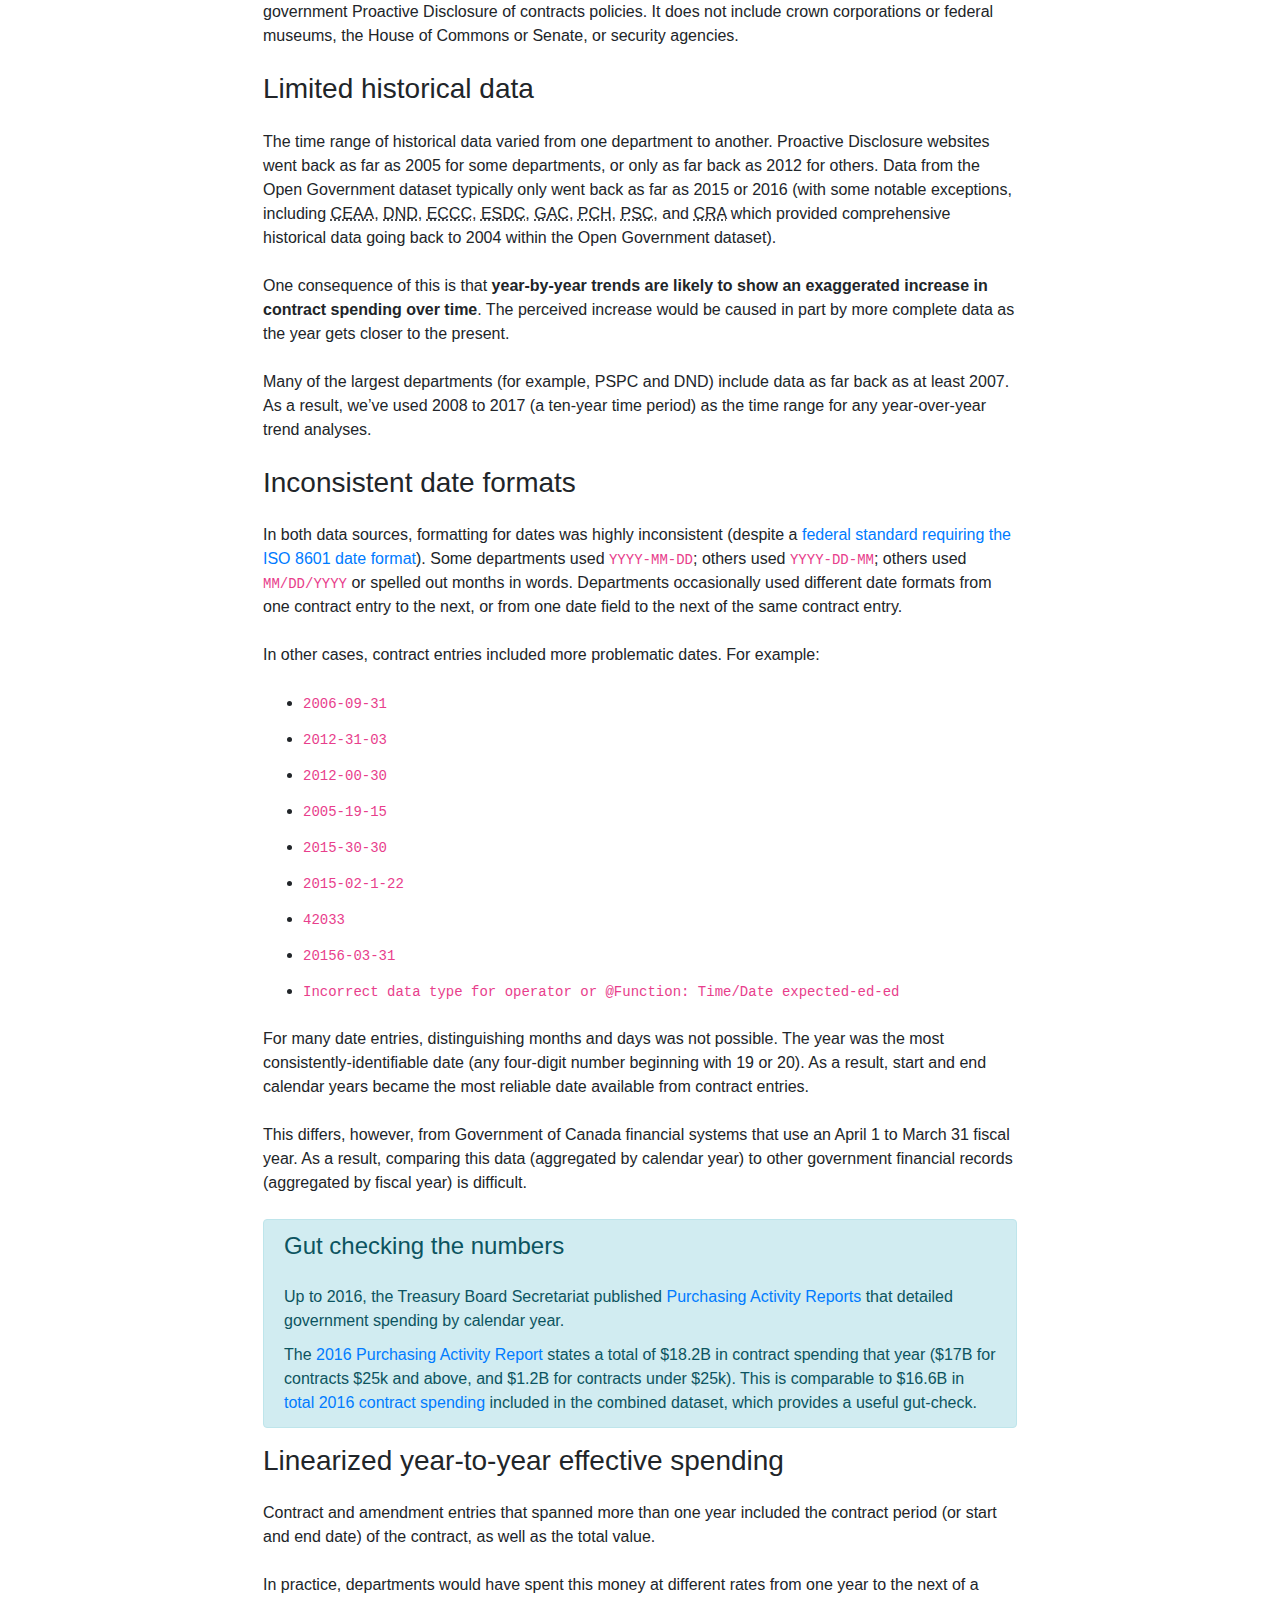
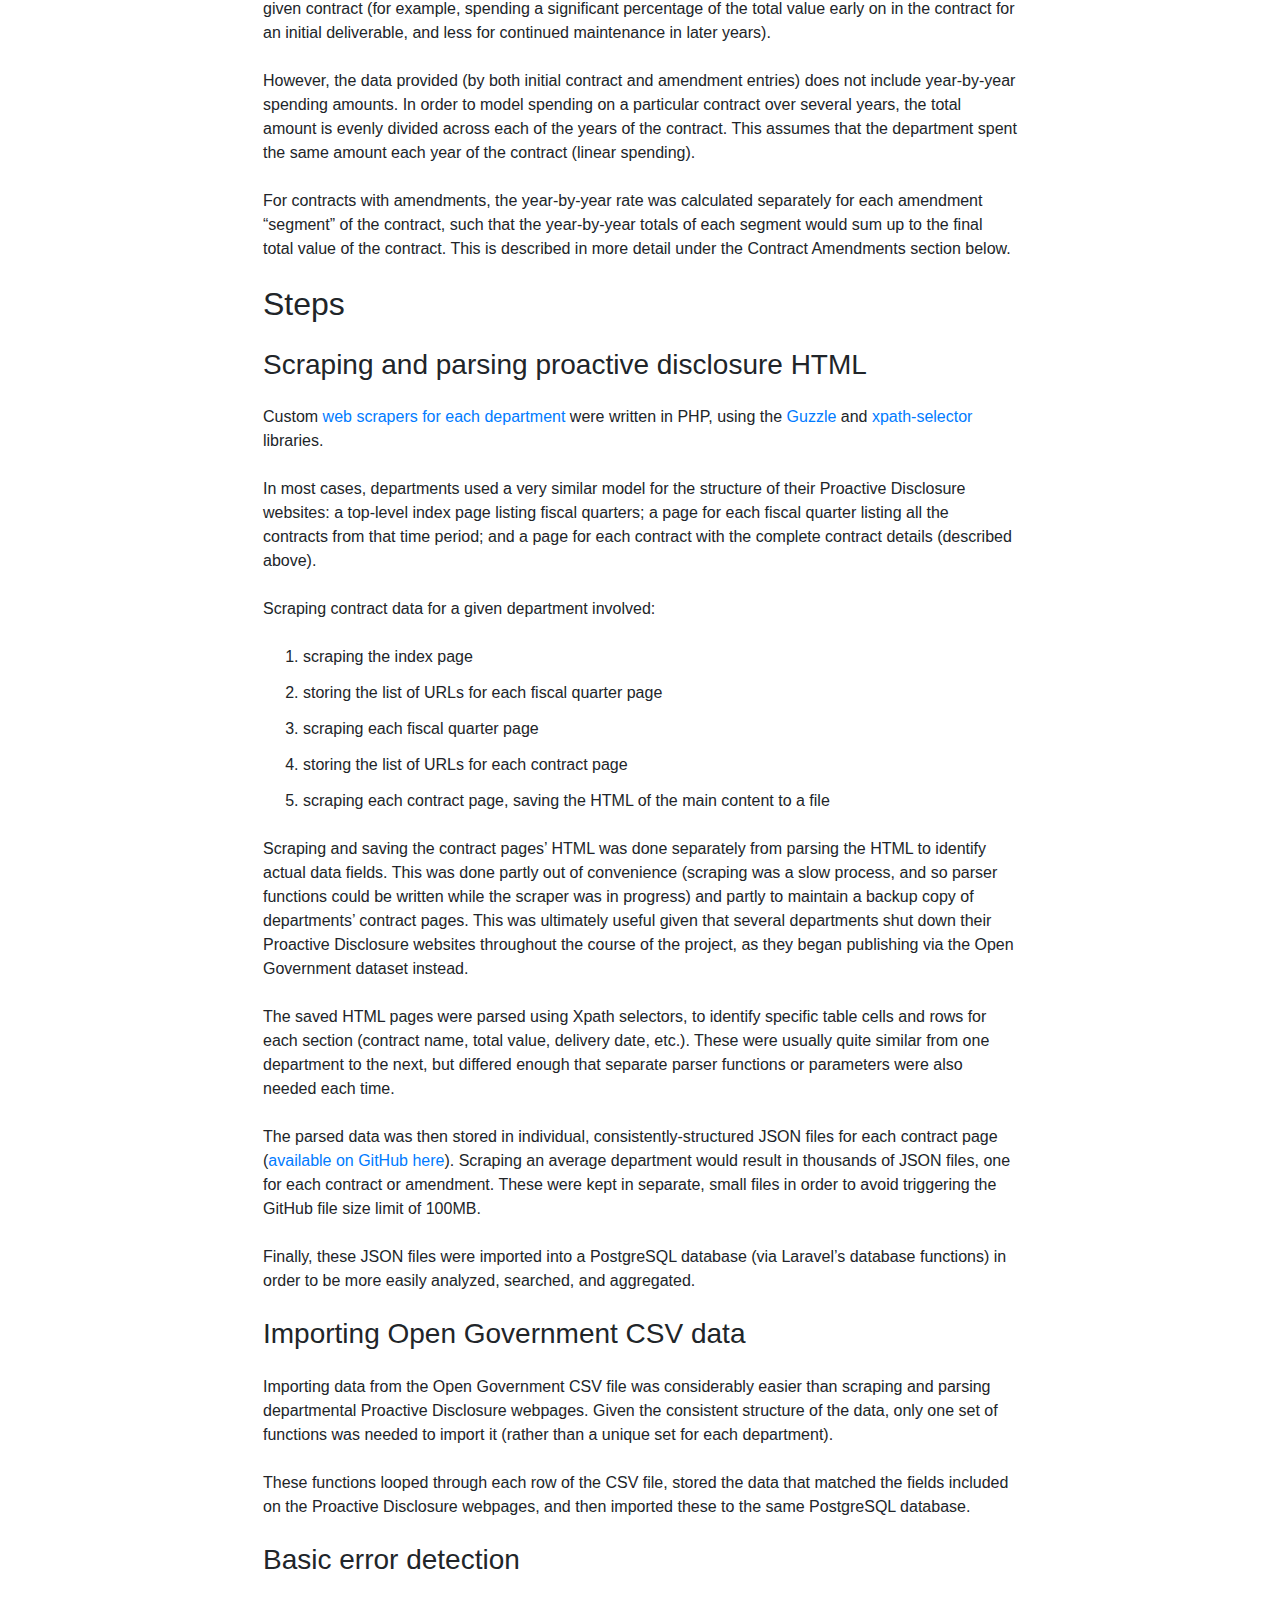
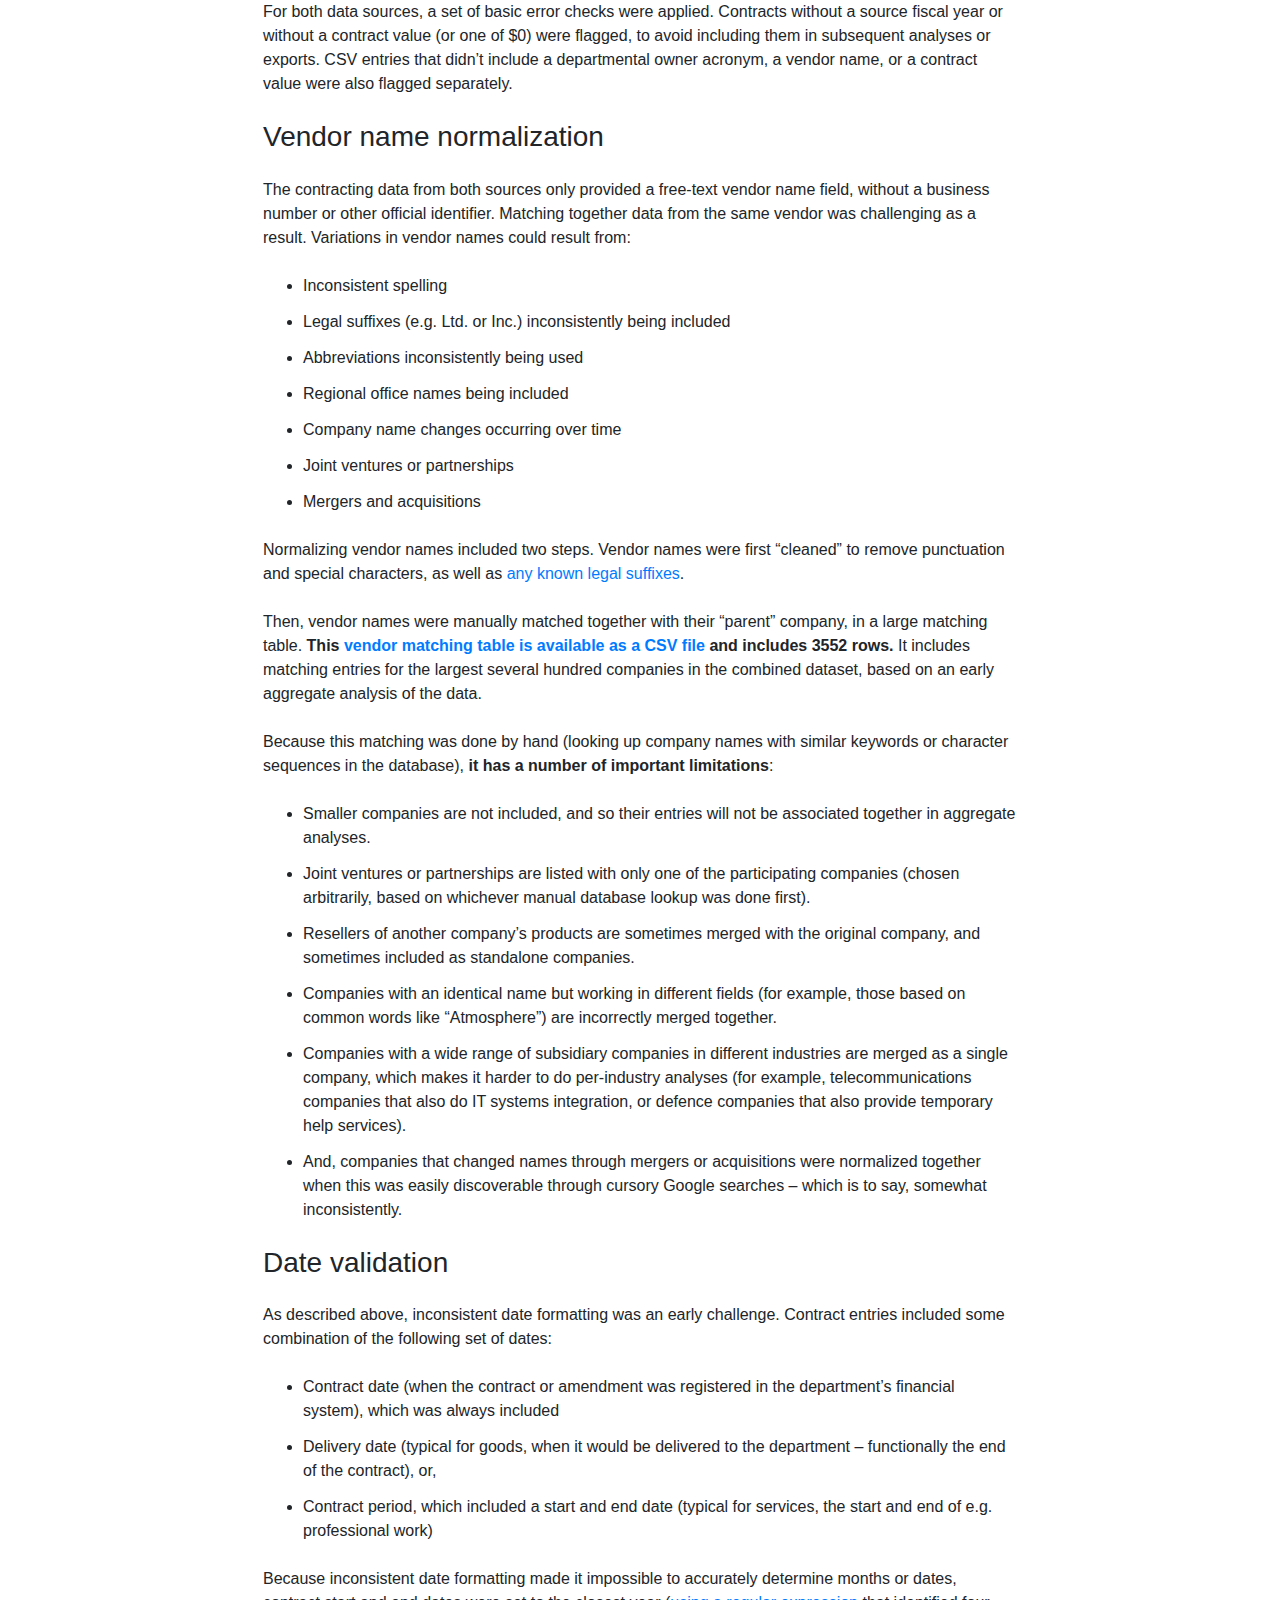
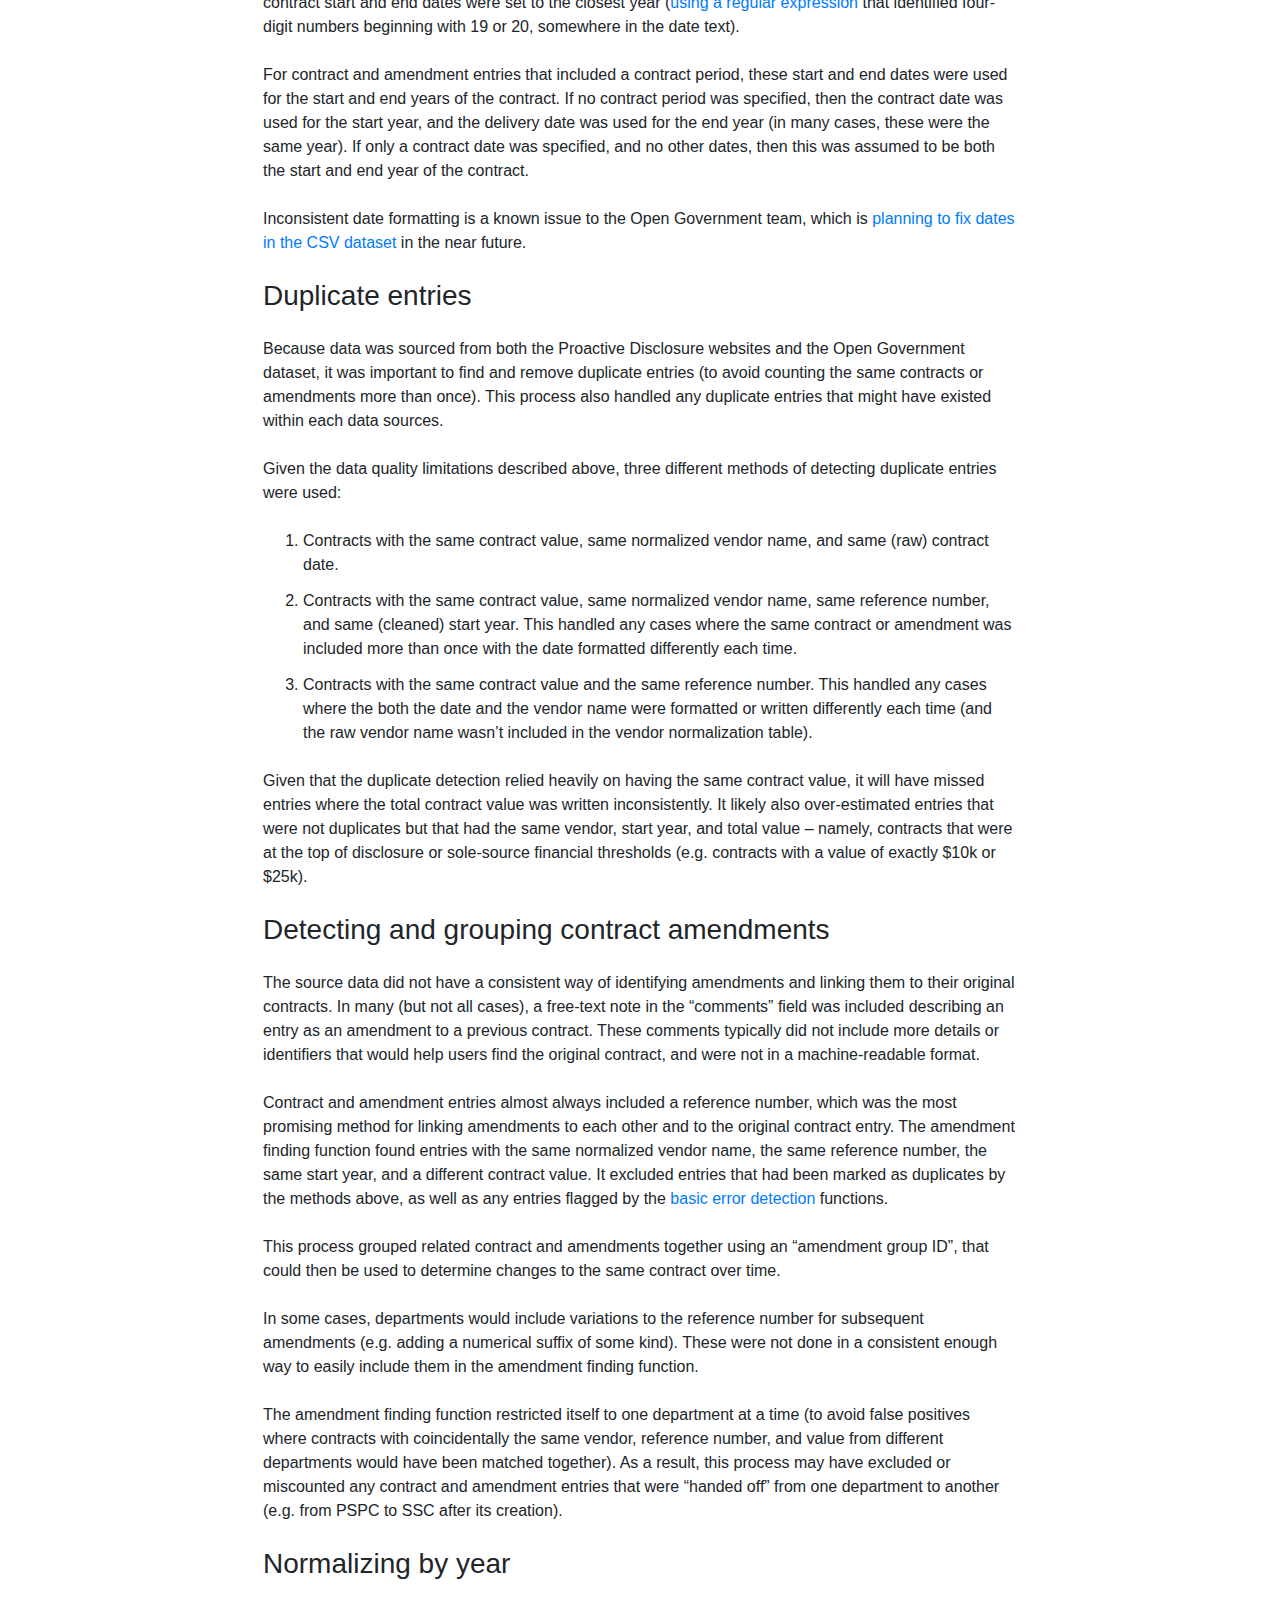
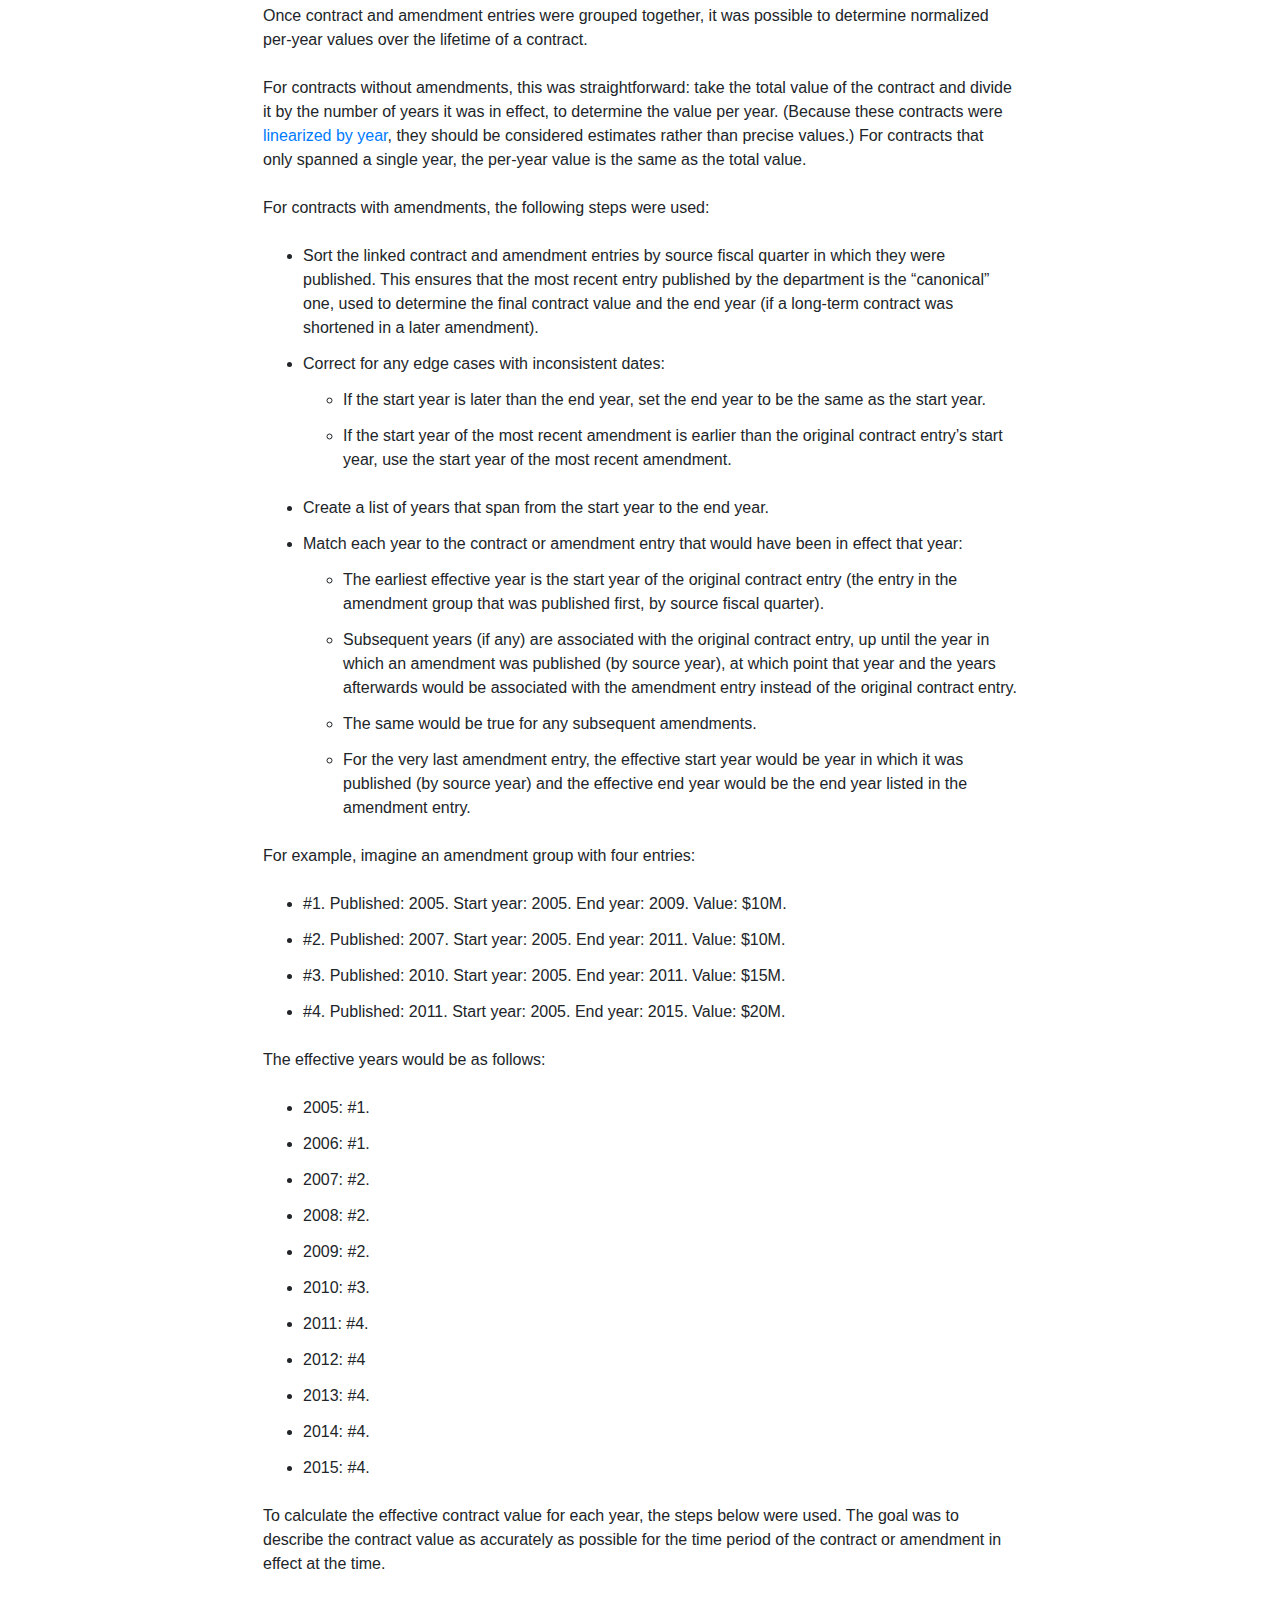
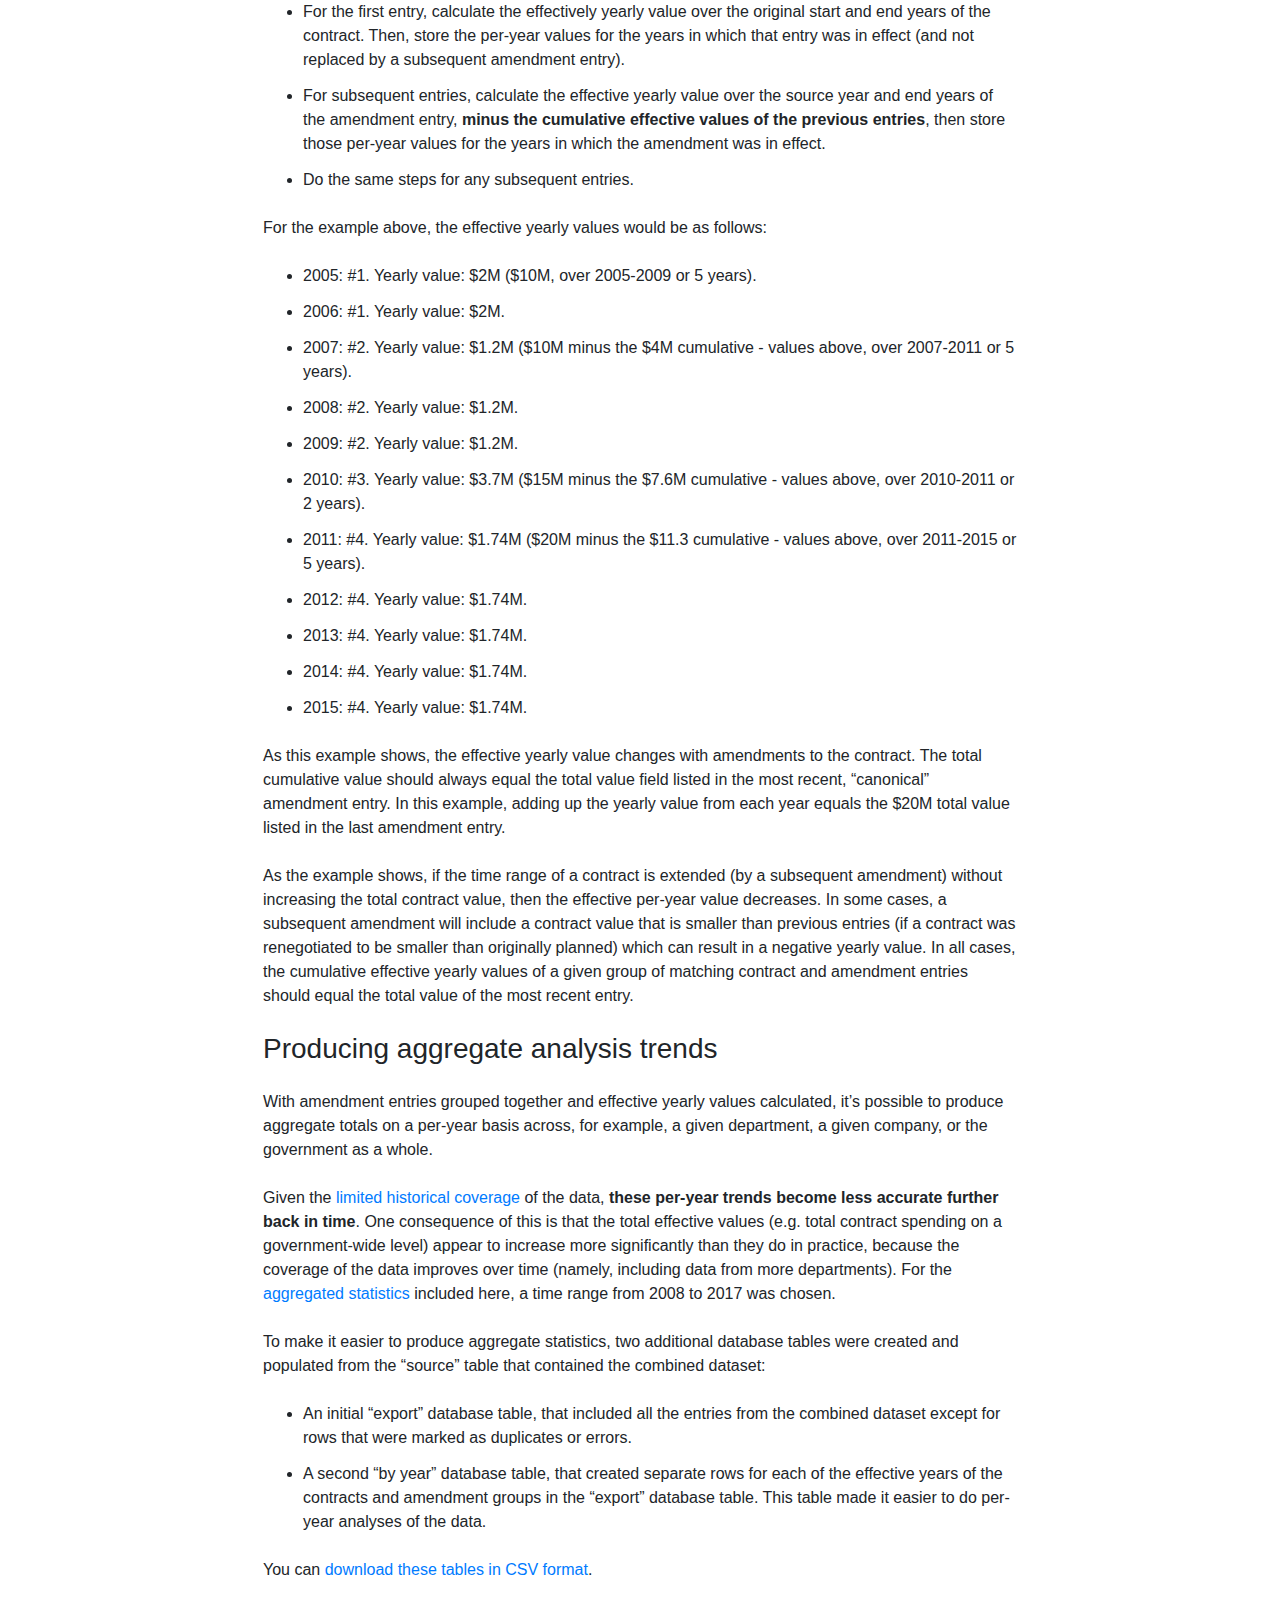
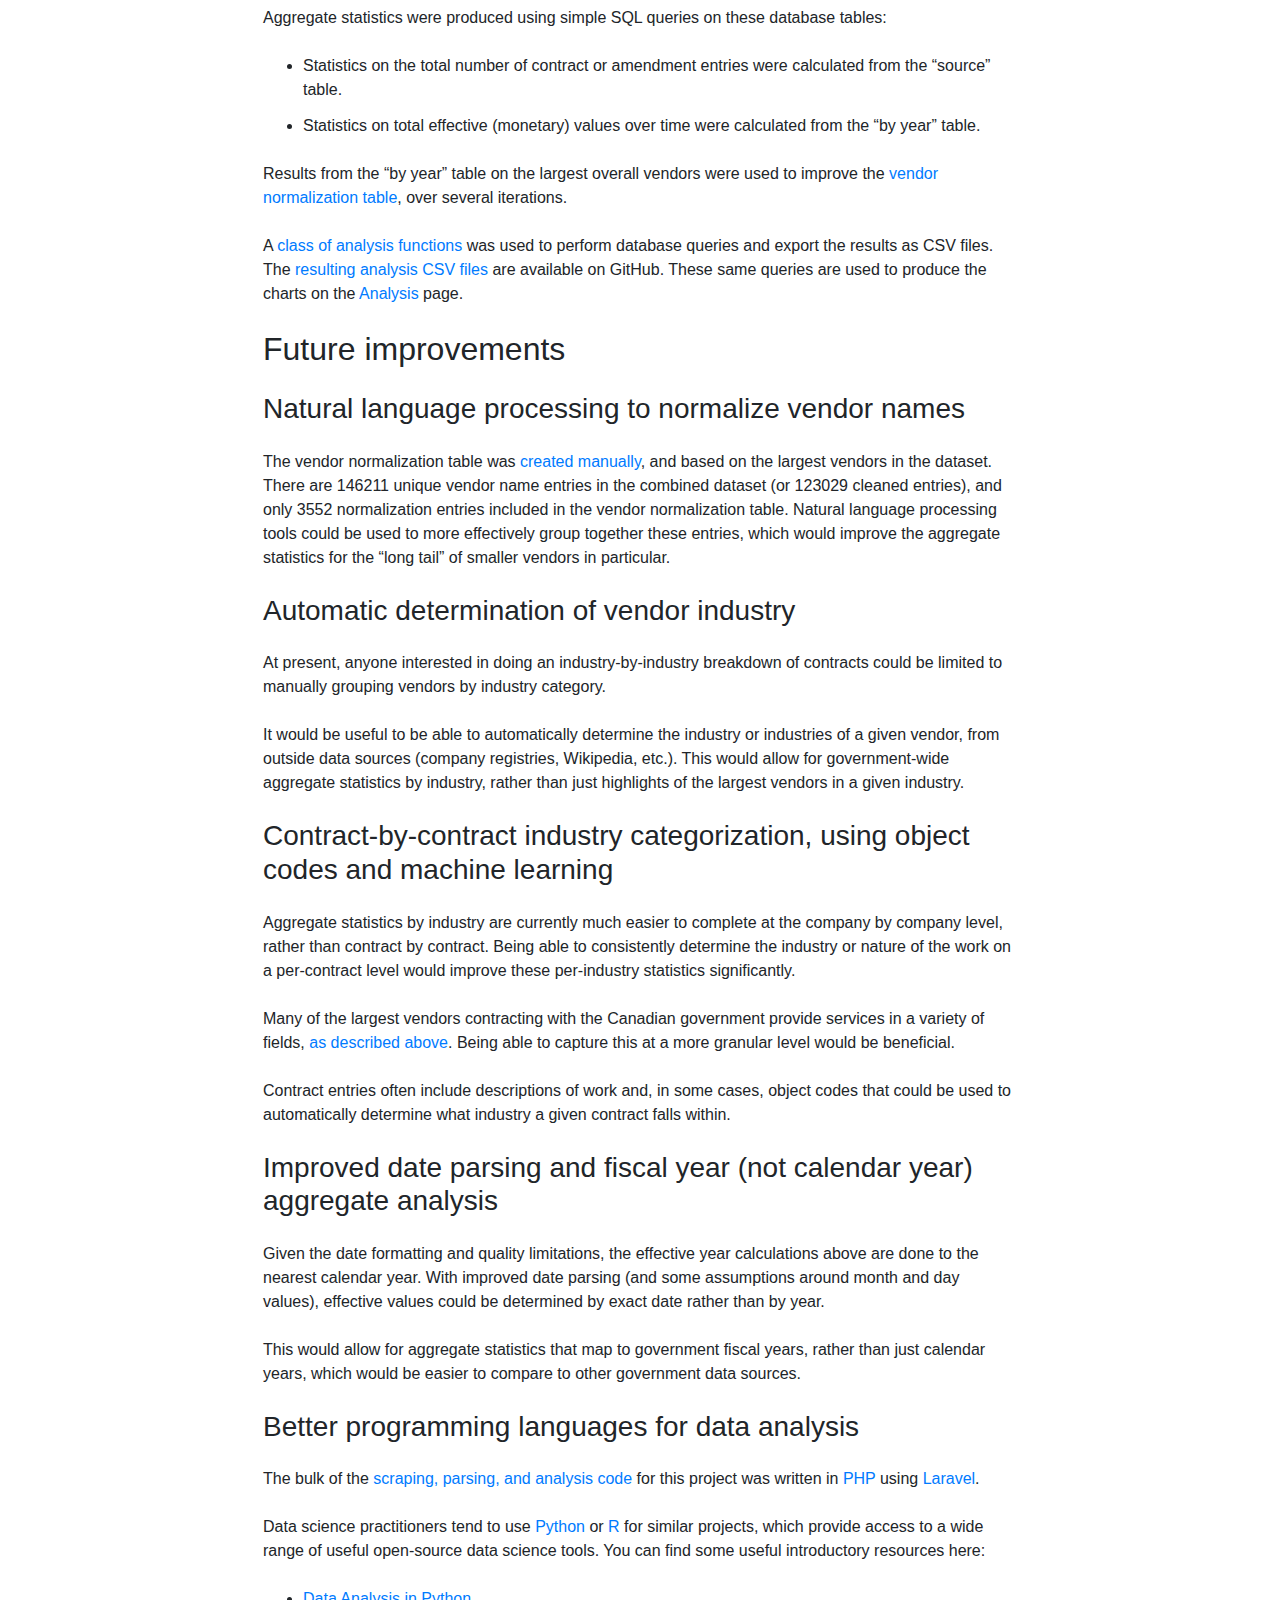
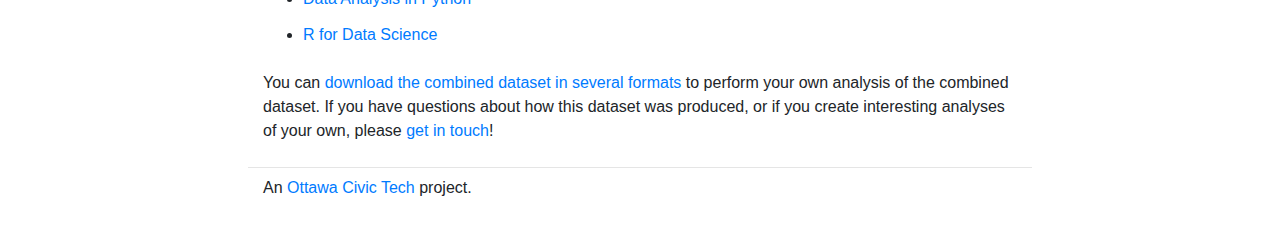
<file: methodology/index.html>
<!doctype html>
<html lang="en">

<head>
  <meta charset="utf-8">
  <meta name="viewport" content="width=device-width, initial-scale=1, shrink-to-fit=no">
  
  <title>Methodology – Analyzing GoC Contract Spending</title>

  <meta name="description" content="Data sources and methodology used to produce the combined dataset of Government of Canada contract spending and aggregate trend analyses.">

  
  
    <link href="/main.afe9b.css" rel="stylesheet">
  

  
<script type="application/javascript">
var doNotTrack = false;
if (!doNotTrack) {
	(function(i,s,o,g,r,a,m){i['GoogleAnalyticsObject']=r;i[r]=i[r]||function(){
	(i[r].q=i[r].q||[]).push(arguments)},i[r].l=1*new Date();a=s.createElement(o),
	m=s.getElementsByTagName(o)[0];a.async=1;a.src=g;m.parentNode.insertBefore(a,m)
	})(window,document,'script','https://www.google-analytics.com/analytics.js','ga');
	ga('create', 'UA-140416206-1', 'auto');
	
	ga('send', 'pageview');
}
</script>


</head>

<body>

  <nav class="navbar navbar-expand-md navbar-dark fixed-top bg-dark">
  
  <button class="navbar-toggler" type="button" data-toggle="collapse" data-target="#navbarCollapse" aria-controls="navbarCollapse" aria-expanded="false" aria-label="Toggle navigation">
    <span class="navbar-toggler-icon"></span>
  </button>
  <div class="navbar-collapse collapse" id="navbarCollapse">
    <ul class="navbar-nav mr-auto">

        
        
        <li class="nav-item">
          <a class="nav-link" title="Home" href="/">Home</a>
        </li>
        
        <li class="nav-item active">
          <a class="nav-link" title="Methodology" href="/methodology/">Methodology <span class="sr-only">(current)</span></a>
        </li>
        
        <li class="nav-item">
          <a class="nav-link" title="Analysis" href="/analysis/2019/">Analysis</a>
        </li>
        
        <li class="nav-item">
          <a class="nav-link" title="Data" href="/download/">Data</a>
        </li>
        
        <li class="nav-item">
          <a class="nav-link" title="About" href="/about/">About</a>
        </li>
        
    </ul>
  </div>
</nav>

  <main role="main" class="container">
   
<article class="content">
  <main><h1 id="methodology-and-sources">Methodology and sources</h1>
<p>This <a href="/about/">volunteer-led project</a> began in 2017 as an effort to better understand federal government contract spending at a government-wide level. The page below describes the data sources and methodology used to produce the combined dataset as well as the aggregate trends displayed on the Analysis page.</p>
<h2 id="table-of-contents">Table of contents</h2>
<nav id="TableOfContents">
  <ul>
    <li><a href="#table-of-contents">Table of contents</a></li>
    <li><a href="#data-sources">Data sources</a>
      <ul>
        <li><a href="#proactive-disclosure-websites">Proactive disclosure websites</a></li>
        <li><a href="#open-government-dataset">Open Government dataset</a></li>
      </ul>
    </li>
    <li><a href="#limitations-and-assumptions">Limitations and assumptions</a>
      <ul>
        <li><a href="#limited-departmental-scope">Limited departmental scope</a></li>
        <li><a href="#limited-historical-data">Limited historical data</a></li>
        <li><a href="#inconsistent-date-formats">Inconsistent date formats</a></li>
        <li><a href="#linearized-year-to-year-effective-spending">Linearized year-to-year effective spending</a></li>
      </ul>
    </li>
    <li><a href="#steps">Steps</a>
      <ul>
        <li><a href="#scraping-and-parsing-proactive-disclosure-html">Scraping and parsing proactive disclosure HTML</a></li>
        <li><a href="#importing-open-government-csv-data">Importing Open Government CSV data</a></li>
        <li><a href="#basic-error-detection">Basic error detection</a></li>
        <li><a href="#vendor-name-normalization">Vendor name normalization</a></li>
        <li><a href="#date-validation">Date validation</a></li>
        <li><a href="#duplicate-entries">Duplicate entries</a></li>
        <li><a href="#detecting-and-grouping-contract-amendments">Detecting and grouping contract amendments</a></li>
        <li><a href="#normalizing-by-year">Normalizing by year</a></li>
        <li><a href="#producing-aggregate-analysis-trends">Producing aggregate analysis trends</a></li>
      </ul>
    </li>
    <li><a href="#future-improvements">Future improvements</a>
      <ul>
        <li><a href="#natural-language-processing-to-normalize-vendor-names">Natural language processing to normalize vendor names</a></li>
        <li><a href="#automatic-determination-of-vendor-industry">Automatic determination of vendor industry</a></li>
        <li><a href="#contract-by-contract-industry-categorization-using-object-codes-and-machine-learning">Contract-by-contract industry categorization, using object codes and machine learning</a></li>
        <li><a href="#improved-date-parsing-and-fiscal-year-not-calendar-year-aggregate-analysis">Improved date parsing and fiscal year (not calendar year) aggregate analysis</a></li>
        <li><a href="#better-programming-languages-for-data-analysis">Better programming languages for data analysis</a></li>
      </ul>
    </li>
  </ul>
</nav>

<h2 id="data-sources">Data sources</h2>
<h3 id="proactive-disclosure-websites">Proactive disclosure websites</h3>
<p>Data on federal government contract spending was sourced from each department’s <a href="https://www.canada.ca/en/treasury-board-secretariat/services/reporting-government-spending/proactive-disclosure-department-agency.html">Proactive Disclosure</a> websites.</p>
<p>These websites listed contracts and amendments by the fiscal quarter in which the contract or amendment was initiated. Information for a given contract or amendment was displayed on an individual webpage. Examples of Proactive Disclosure websites include:</p>
<ul>
<li><strong>Canadian Space Agency:</strong> <a href="https://web.archive.org/web/20190506065704/http://www.asc-csa.gc.ca/eng/publications/contracts.asp">Index page</a>, <a href="https://web.archive.org/web/20181201212217/http://www.asc-csa.gc.ca/eng/publications/contracts-details.asp?trimestre=51&amp;id=11270">sample contract entry</a></li>
<li><strong>Health Canada:</strong> <a href="https://web.archive.org/web/20170823132856/http://www.contracts-contrats.hc-sc.gc.ca/cfob/mssid/contractdisc.nsf/webGetbyperiod?OpenView&amp;Count=1000&amp;ExpandAll&amp;lang=eng&amp;">Index page</a>, <a href="https://web.archive.org/web/20170824074700/http://www.contracts-contrats.hc-sc.gc.ca/cfob/mssid/contractdisc.nsf/WEBbypurpose/85669557737F4EC485257FA20050880D?OpenDocument&amp;lang=eng&amp;">sample contract entry</a></li>
<li><strong>National Defence:</strong> <a href="https://web.archive.org/web/20190402220727/http://www.admfincs.forces.gc.ca/apps/dc/intro-eng.asp">Index page</a>, <a href="https://web.archive.org/web/20190519200914/http://www.admfincs.forces.gc.ca/apps/dc/contract-contrat-eng.asp?q=2&amp;y=2015&amp;id=id203276">sample contract entry</a></li>
</ul>
<p>These webpages would typically list:</p>
<ul>
<li>the name of the vendor</li>
<li>a reference number</li>
<li>the contract date (when it was recorded in the department’s financial system)</li>
<li>the contract period (start and end), or a delivery date</li>
<li>the total value of the contract</li>
<li>a description of what work was requested</li>
</ul>
<p>The contract value indicates the amount of money that the government <strong>commits</strong> to spending through the contract, rather than a transactional record of funds being spent at a given point in time.</p>
<p>In many cases, these webpages would also include an original value for the contract, if it was different than the total or final value, or the additional value of the most recent amendment to it. Many of the webpages also included comments describing if the contract was (for example) sole-sourced, part of a standing offer list, or a correction to a previous contract entry. These comments were freeform text and weren’t written consistently from one entry to the next.</p>
<p>Although the structure of these webpages was similar from one department to the next, they were each created separately by each department. As a result, the HTML code of each proactive disclosure website was different enough that individual web scrapers had to be created for each department. <span class="variable">36</span> different web scrapers were created and used to retrieve departmental proactive disclosure website data.</p>
<h3 id="open-government-dataset">Open Government dataset</h3>
<p>Beginning in 2016, departments began migrating their proactive disclosure information to a common dataset on the Open Government website (open.canada.ca).</p>
<p>This dataset is in a consistently structured CSV file that is updated on a regular basis with new data from departments. It includes the data elements above, along with a range of other fields (whether the contract involves a former public servant, commodity codes, standing offer numbers, the country of origin, etc.). Having this data collected in a consistent place makes it much easier to analyze at scale and across the federal government.</p>
<p>However, for most departments, this dataset only includes contract data going back to 2016. (A small number of departments provided historical data back as far as 2005 within the dataset, which is commendable.) Meanwhile, as departments began providing data via the Open Government dataset, they stopped updating their individual proactive disclosure webpages. This was often done in conjunction with the migration of departmental websites to Canada.ca.</p>
<p>As a result, neither the Open Government dataset nor the individual departmental proactive disclosure websites provided a full historical overview of contract spending. This project was an effort to bring these together into a single, historically comprehensive dataset.</p>
<p>At least <span class="variable">8</span> departments have taken their proactive disclosure websites offline since 2017 when this project began. For these departments, the <a href="https://github.com/GoC-Spending/goc-spending-data">scraped data collected for this project</a> is likely the only publicly-available source of this data.</p>
<p>The Open Government dataset <a href="https://open.canada.ca/data/en/dataset/d8f85d91-7dec-4fd1-8055-483b77225d8b">can be downloaded here from open.canada.ca</a>. The point-in-time copy used for the aggregate trend analysis (from <span class="variable">2019-03-24</span>) is <a href="https://s3-us-west-2.amazonaws.com/goc-spending-export-20190519/public/2019-03-24-contracts.zip">archived here</a>. You can <a href="/download/">download the combined dataset</a> to conduct further analyses on your own.</p>
<h2 id="limitations-and-assumptions">Limitations and assumptions</h2>
<h3 id="limited-departmental-scope">Limited departmental scope</h3>
<p>The combined dataset includes data from <span class="variable">36</span> departments’ publicly-available Proactive Disclosure websites, and from <span class="variable">83</span> departments or agencies represented in the Open Government dataset.</p>
<p>Combined, this represents <span class="variable">84</span> departments, <span class="variable">77%</span> of the <span class="variable">109</span> departments and agencies that are subject to government Proactive Disclosure of contracts policies. It does not include crown corporations or federal museums, the House of Commons or Senate, or security agencies.</p>
<h3 id="limited-historical-data">Limited historical data</h3>
<p>The time range of historical data varied from one department to another. Proactive Disclosure websites went back as far as 2005 for some departments, or only as far back as 2012 for others. Data from the Open Government dataset typically only went back as far as 2015 or 2016 (with some notable exceptions, including <abbr title="Canadian Environmental Assessment Agency">CEAA</abbr>, <abbr title="National Defence">DND</abbr>, <abbr title="Environment and Climate Change Canada">ECCC</abbr>, <abbr title="Employment and Social Development Canada">ESDC</abbr>, <abbr title="Global Affairs Canada">GAC</abbr>, <abbr title="Canadian Heritage">PCH</abbr>, <abbr title="Public Service Commission">PSC</abbr>, and <abbr title="Canada Revenue Agency">CRA</abbr> which provided comprehensive historical data going back to 2004 within the Open Government dataset).</p>
<p>One consequence of this is that <strong>year-by-year trends are likely to show an exaggerated increase in contract spending over time</strong>. The perceived increase would be caused in part by more complete data as the year gets closer to the present.</p>
<p>Many of the largest departments (for example, PSPC and DND) include data as far back as at least 2007. As a result, we’ve used 2008 to 2017 (a ten-year time period) as the time range for any year-over-year trend analyses.</p>
<h3 id="inconsistent-date-formats">Inconsistent date formats</h3>
<p>In both data sources, formatting for dates was highly inconsistent (despite a <a href="https://www.tbs-sct.gc.ca/pol/doc-eng.aspx?id=17284">federal standard requiring the ISO 8601 date format</a>). Some departments used <code>YYYY-MM-DD</code>; others used <code>YYYY-DD-MM</code>; others used <code>MM/DD/YYYY</code> or spelled out months in words. Departments occasionally used different date formats from one contract entry to the next, or from one date field to the next of the same contract entry.</p>
<p>In other cases, contract entries included more problematic dates. For example:</p>
<ul>
<li><code>2006-09-31</code></li>
<li><code>2012-31-03</code></li>
<li><code>2012-00-30</code></li>
<li><code>2005-19-15</code></li>
<li><code>2015-30-30</code></li>
<li><code>2015-02-1-22</code></li>
<li><code>42033</code></li>
<li><code>20156-03-31</code></li>
<li><code>Incorrect data type for operator or @Function: Time/Date expected-ed-ed</code></li>
</ul>
<p>For many date entries, distinguishing months and days was not possible. The year was the most consistently-identifiable date (any four-digit number beginning with 19 or 20). As a result, start and end calendar years became the most reliable date available from contract entries.</p>
<p>This differs, however, from Government of Canada financial systems that use an April 1 to March 31 fiscal year. As a result, comparing this data (aggregated by calendar year) to other government financial records (aggregated by fiscal year) is difficult.</p>
<div class="alert alert-info" role="alert">
  <h4>Gut checking the numbers</h4>
  <p>Up to 2016, the Treasury Board Secretariat published <a href="https://www.canada.ca/en/treasury-board-secretariat/corporate/reports/contracting-data.html" target="_blank">Purchasing Activity Reports</a> that detailed government spending by calendar year.</p>
  <p class="mb-0">The <a href="https://www.canada.ca/en/treasury-board-secretariat/corporate/reports/contracting-data/2016-purchasing-activity-report.html" target="_blank">2016 Purchasing Activity Report</a> states a total of $18.2B in contract spending that year ($17B for contracts $25k and above, and $1.2B for contracts under $25k). This is comparable to <span class="variable">$16.6B</span> in <a href="https://github.com/GoC-Spending/goc-spending-analysis/blob/master/general/effective-overall-total-by-year-2008-to-2017.csv" target="_blank">total 2016 contract spending</a> included in the combined dataset, which provides a useful gut-check.</p>
</div>
<h3 id="linearized-year-to-year-effective-spending">Linearized year-to-year effective spending</h3>
<p>Contract and amendment entries that spanned more than one year included the contract period (or start and end date) of the contract, as well as the total value.</p>
<p>In practice, departments would have spent this money at different rates from one year to the next of a given contract (for example, spending a significant percentage of the total value early on in the contract for an initial deliverable, and less for continued maintenance in later years).</p>
<p>However, the data provided (by both initial contract and amendment entries) does not include year-by-year spending amounts. In order to model spending on a particular contract over several years, the total amount is evenly divided across each of the years of the contract. This assumes that the department spent the same amount each year of the contract (linear spending).</p>
<p>For contracts with amendments, the year-by-year rate was calculated separately for each amendment “segment” of the contract, such that the year-by-year totals of each segment would sum up to the final total value of the contract. This is described in more detail under the Contract Amendments section below.</p>
<h2 id="steps">Steps</h2>
<h3 id="scraping-and-parsing-proactive-disclosure-html">Scraping and parsing proactive disclosure HTML</h3>
<p>Custom <a href="https://github.com/GoC-Spending/goc-spending-laravel/tree/master/app/DepartmentHandlers">web scrapers for each department</a> were written in PHP, using the <a href="https://github.com/guzzle/guzzle">Guzzle</a> and <a href="https://github.com/stil/xpath-selector">xpath-selector</a> libraries.</p>
<p>In most cases, departments used a very similar model for the structure of their Proactive Disclosure websites: a top-level index page listing fiscal quarters; a page for each fiscal quarter listing all the contracts from that time period; and a page for each contract with the complete contract details (described above).</p>
<p>Scraping contract data for a given department involved:</p>
<ol>
<li>scraping the index page</li>
<li>storing the list of URLs for each fiscal quarter page</li>
<li>scraping each fiscal quarter page</li>
<li>storing the list of URLs for each contract page</li>
<li>scraping each contract page, saving the HTML of the main content to a file</li>
</ol>
<p>Scraping and saving the contract pages’ HTML was done separately from parsing the HTML to identify actual data fields. This was done partly out of convenience (scraping was a slow process, and so parser functions could be written while the scraper was in progress) and partly to maintain a backup copy of departments’ contract pages. This was ultimately useful given that several departments shut down their Proactive Disclosure websites throughout the course of the project, as they began publishing via the Open Government dataset instead.</p>
<p>The saved HTML pages were parsed using Xpath selectors, to identify specific table cells and rows for each section (contract name, total value, delivery date, etc.). These were usually quite similar from one department to the next, but differed enough that separate parser functions or parameters were also needed each time.</p>
<p>The parsed data was then stored in individual, consistently-structured JSON files for each contract page (<a href="https://github.com/GoC-Spending/goc-spending-data">available on GitHub here</a>). Scraping an average department would result in thousands of JSON files, one for each contract or amendment. These were kept in separate, small files in order to avoid triggering the GitHub file size limit of 100MB.</p>
<p>Finally, these JSON files were imported into a PostgreSQL database (via Laravel’s database functions) in order to be more easily analyzed, searched, and aggregated.</p>
<h3 id="importing-open-government-csv-data">Importing Open Government CSV data</h3>
<p>Importing data from the Open Government CSV file was considerably easier than scraping and parsing departmental Proactive Disclosure webpages. Given the consistent structure of the data, only one set of functions was needed to import it (rather than a unique set for each department).</p>
<p>These functions looped through each row of the CSV file, stored the data that matched the fields included on the Proactive Disclosure webpages, and then imported these to the same PostgreSQL database.</p>
<h3 id="basic-error-detection">Basic error detection</h3>
<p>For both data sources, a set of basic error checks were applied. Contracts without a source fiscal year or without a contract value (or one of $0) were flagged, to avoid including them in subsequent analyses or exports. CSV entries that didn’t include a departmental owner acronym, a vendor name, or a contract value were also flagged separately.</p>
<h3 id="vendor-name-normalization">Vendor name normalization</h3>
<p>The contracting data from both sources only provided a free-text vendor name field, without a business number or other official identifier. Matching together data from the same vendor was challenging as a result. Variations in vendor names could result from:</p>
<ul>
<li>Inconsistent spelling</li>
<li>Legal suffixes (e.g. Ltd. or Inc.) inconsistently being included</li>
<li>Abbreviations inconsistently being used</li>
<li>Regional office names being included</li>
<li>Company name changes occurring over time</li>
<li>Joint ventures or partnerships</li>
<li>Mergers and acquisitions</li>
</ul>
<p>Normalizing vendor names included two steps. Vendor names were first “cleaned” to remove punctuation and special characters, as well as <a href="https://github.com/GoC-Spending/goc-spending-laravel/blob/master/app/VendorData.php#L17">any known legal suffixes</a>.</p>
<p>Then, vendor names were manually matched together with their “parent” company, in a large matching table. <strong>This <a href="https://github.com/GoC-Spending/goc-spending-vendors/blob/master/vendor_data.csv">vendor matching table is available as a CSV file</a> and includes <span class="variable">3552</span> rows.</strong> It includes matching entries for the largest several hundred companies in the combined dataset, based on an early aggregate analysis of the data.</p>
<p>Because this matching was done by hand (looking up company names with similar keywords or character sequences in the database), <strong>it has a number of important limitations</strong>:</p>
<ul>
<li>Smaller companies are not included, and so their entries will not be associated together in aggregate analyses.</li>
<li>Joint ventures or partnerships are listed with only one of the participating companies (chosen arbitrarily, based on whichever manual database lookup was done first).</li>
<li>Resellers of another company’s products are sometimes merged with the original company, and sometimes included as standalone companies.</li>
<li>Companies with an identical name but working in different fields (for example, those based on common words like “Atmosphere”) are incorrectly merged together.</li>
<li>Companies with a wide range of subsidiary companies in different industries are merged as a single company, which makes it harder to do per-industry analyses (for example, telecommunications companies that also do IT systems integration, or defence companies that also provide temporary help services).</li>
<li>And, companies that changed names through mergers or acquisitions were normalized together when this was easily discoverable through cursory Google searches – which is to say, somewhat inconsistently.</li>
</ul>
<h3 id="date-validation">Date validation</h3>
<p>As described above, inconsistent date formatting was an early challenge. Contract entries included some combination of the following set of dates:</p>
<ul>
<li>Contract date (when the contract or amendment was registered in the department’s financial system), which was always included</li>
<li>Delivery date (typical for goods, when it would be delivered to the department – functionally the end of the contract), or,</li>
<li>Contract period, which included a start and end date (typical for services, the start and end of e.g. professional work)</li>
</ul>
<p>Because inconsistent date formatting made it impossible to accurately determine months or dates, contract start and end dates were set to the closest year (<a href="https://github.com/GoC-Spending/goc-spending-laravel/blob/master/app/Helpers/Parsers.php#L158">using a regular expression</a> that identified four-digit numbers beginning with 19 or 20, somewhere in the date text).</p>
<p>For contract and amendment entries that included a contract period, these start and end dates were used for the start and end years of the contract. If no contract period was specified, then the contract date was used for the start year, and the delivery date was used for the end year (in many cases, these were the same year). If only a contract date was specified, and no other dates, then this was assumed to be both the start and end year of the contract.</p>
<p>Inconsistent date formatting is a known issue to the Open Government team, which is <a href="https://github.com/open-data/ckanext-canada/blob/contracts-changes/bin/migrate/migrate_contracts_2018_04.py">planning to fix dates in the CSV dataset</a> in the near future.</p>
<h3 id="duplicate-entries">Duplicate entries</h3>
<p>Because data was sourced from both the Proactive Disclosure websites and the Open Government dataset, it was important to find and remove duplicate entries (to avoid counting the same contracts or amendments more than once). This process also handled any duplicate entries that might have existed within each data sources.</p>
<p>Given the data quality limitations described above, three different methods of detecting duplicate entries were used:</p>
<ol>
<li>Contracts with the same contract value, same normalized vendor name, and same (raw) contract date.</li>
<li>Contracts with the same contract value, same normalized vendor name, same reference number, and same (cleaned) start year. This handled any cases where the same contract or amendment was included more than once with the date formatted differently each time.</li>
<li>Contracts with the same contract value and the same reference number. This handled any cases where the both the date and the vendor name were formatted or written differently each time (and the raw vendor name wasn’t included in the vendor normalization table).</li>
</ol>
<p>Given that the duplicate detection relied heavily on having the same contract value, it will have missed entries where the total contract value was written inconsistently. It likely also over-estimated entries that were not duplicates but that had the same vendor, start year, and total value – namely, contracts that were at the top of disclosure or sole-source financial thresholds (e.g. contracts with a value of exactly $10k or $25k).</p>
<h3 id="detecting-and-grouping-contract-amendments">Detecting and grouping contract amendments</h3>
<p>The source data did not have a consistent way of identifying amendments and linking them to their original contracts. In many (but not all cases), a free-text note in the “comments” field was included describing an entry as an amendment to a previous contract. These comments typically did not include more details or identifiers that would help users find the original contract, and were not in a machine-readable format.</p>
<p>Contract and amendment entries almost always included a reference number, which was the most promising method for linking amendments to each other and to the original contract entry. The amendment finding function found entries with the same normalized vendor name, the same reference number, the same start year, and a different contract value. It excluded entries that had been marked as duplicates by the methods above, as well as any entries flagged by the <a href="#basic-error-detection">basic error detection</a> functions.</p>
<p>This process grouped related contract and amendments together using an “amendment group ID”, that could then be used to determine changes to the same contract over time.</p>
<p>In some cases, departments would include variations to the reference number for subsequent amendments (e.g. adding a numerical suffix of some kind). These were not done in a consistent enough way to easily include them in the amendment finding function.</p>
<p>The amendment finding function restricted itself to one department at a time (to avoid false positives where contracts with coincidentally the same vendor, reference number, and value from different departments would have been matched together). As a result, this process may have excluded or miscounted any contract and amendment entries that were “handed off” from one department to another (e.g. from PSPC to SSC after its creation).</p>
<h3 id="normalizing-by-year">Normalizing by year</h3>
<p>Once contract and amendment entries were grouped together, it was possible to determine normalized per-year values over the lifetime of a contract.</p>
<p>For contracts without amendments, this was straightforward: take the total value of the contract and divide it by the number of years it was in effect, to determine the value per year. (Because these contracts were <a href="#linearized-year-to-year-effective-spending">linearized by year</a>, they should be considered estimates rather than precise values.) For contracts that only spanned a single year, the per-year value is the same as the total value.</p>
<p>For contracts with amendments, the following steps were used:</p>
<ul>
<li>Sort the linked contract and amendment entries by source fiscal quarter in which they were published. This ensures that the most recent entry published by the department is the “canonical” one, used to determine the final contract value and the end year (if a long-term contract was shortened in a later amendment).</li>
<li>Correct for any edge cases with inconsistent dates:
<ul>
<li>If the start year is later than the end year, set the end year to be the same as the start year.</li>
<li>If the start year of the most recent amendment is earlier than the original contract entry’s start year, use the start year of the most recent amendment.</li>
</ul>
</li>
<li>Create a list of years that span from the start year to the end year.</li>
<li>Match each year to the contract or amendment entry that would have been in effect that year:
<ul>
<li>The earliest effective year is the start year of the original contract entry (the entry in the amendment group that was published first, by source fiscal quarter).</li>
<li>Subsequent years (if any) are associated with the original contract entry, up until the year in which an amendment was published (by source year), at which point that year and the years afterwards would be associated with the amendment entry instead of the original contract entry.</li>
<li>The same would be true for any subsequent amendments.</li>
<li>For the very last amendment entry, the effective start year would be year in which it was published (by source year) and the effective end year would be the end year listed in the amendment entry.</li>
</ul>
</li>
</ul>
<p>For example, imagine an amendment group with four entries:</p>
<ul>
<li>#1. Published: 2005. Start year: 2005. End year: 2009. Value: $10M.</li>
<li>#2. Published: 2007. Start year: 2005. End year: 2011. Value: $10M.</li>
<li>#3. Published: 2010. Start year: 2005. End year: 2011. Value: $15M.</li>
<li>#4. Published: 2011. Start year: 2005. End year: 2015. Value: $20M.</li>
</ul>
<p>The effective years would be as follows:</p>
<ul>
<li>2005: #1.</li>
<li>2006: #1.</li>
<li>2007: #2.</li>
<li>2008: #2.</li>
<li>2009: #2.</li>
<li>2010: #3.</li>
<li>2011: #4.</li>
<li>2012: #4</li>
<li>2013: #4.</li>
<li>2014: #4.</li>
<li>2015: #4.</li>
</ul>
<p>To calculate the effective contract value for each year, the steps below were used. The goal was to describe the contract value as accurately as possible for the time period of the contract or amendment in effect at the time.</p>
<ul>
<li>For the first entry, calculate the effectively yearly value over the original start and end years of the contract. Then, store the per-year values for the years in which that entry was in effect (and not replaced by a subsequent amendment entry).</li>
<li>For subsequent entries, calculate the effective yearly value over the source year and end years of the amendment entry, <strong>minus the cumulative effective values of the previous entries</strong>, then store those per-year values for the years in which the amendment was in effect.</li>
<li>Do the same steps for any subsequent entries.</li>
</ul>
<p>For the example above, the effective yearly values would be as follows:</p>
<ul>
<li>2005: #1. Yearly value: $2M ($10M, over 2005-2009 or 5 years).</li>
<li>2006: #1. Yearly value: $2M.</li>
<li>2007: #2. Yearly value: $1.2M ($10M minus the $4M cumulative - values above, over 2007-2011 or 5 years).</li>
<li>2008: #2. Yearly value: $1.2M.</li>
<li>2009: #2. Yearly value: $1.2M.</li>
<li>2010: #3. Yearly value: $3.7M ($15M minus the $7.6M cumulative - values above, over 2010-2011 or 2 years).</li>
<li>2011: #4. Yearly value: $1.74M ($20M minus the $11.3 cumulative - values above, over 2011-2015 or 5 years).</li>
<li>2012: #4. Yearly value: $1.74M.</li>
<li>2013: #4. Yearly value: $1.74M.</li>
<li>2014: #4. Yearly value: $1.74M.</li>
<li>2015: #4. Yearly value: $1.74M.</li>
</ul>
<p>As this example shows, the effective yearly value changes with amendments to the contract. The total cumulative value should always equal the total value field listed in the most recent, “canonical” amendment entry. In this example, adding up the yearly value from each year equals the $20M total value listed in the last amendment entry.</p>
<p>As the example shows, if the time range of a contract is extended (by a subsequent amendment) without increasing the total contract value, then the effective per-year value decreases. In some cases, a subsequent amendment will include a contract value that is smaller than previous entries (if a contract was renegotiated to be smaller than originally planned) which can result in a negative yearly value. In all cases, the cumulative effective yearly values of a given group of matching contract and amendment entries should equal the total value of the most recent entry.</p>
<h3 id="producing-aggregate-analysis-trends">Producing aggregate analysis trends</h3>
<p>With amendment entries grouped together and effective yearly values calculated, it’s possible to produce aggregate totals on a per-year basis across, for example, a given department, a given company, or the government as a whole.</p>
<p>Given the <a href="#limited-historical-data">limited historical coverage</a> of the data, <strong>these per-year trends become less accurate further back in time</strong>. One consequence of this is that the total effective values (e.g. total contract spending on a government-wide level) appear to increase more significantly than they do in practice, because the coverage of the data improves over time (namely, including data from more departments). For the <a href="/analysis/">aggregated statistics</a> included here, a time range from 2008 to 2017 was chosen.</p>
<p>To make it easier to produce aggregate statistics, two additional database tables were created and populated from the “source” table that contained the combined dataset:</p>
<ul>
<li>An initial “export” database table, that included all the entries from the combined dataset except for rows that were marked as duplicates or errors.</li>
<li>A second “by year” database table, that created separate rows for each of the effective years of the contracts and amendment groups in the “export” database table. This table made it easier to do per-year analyses of the data.</li>
</ul>
<p>You can <a href="/download/">download these tables in CSV format</a>.</p>
<p>Aggregate statistics were produced using simple SQL queries on these database tables:</p>
<ul>
<li>Statistics on the total number of contract or amendment entries were calculated from the “source” table.</li>
<li>Statistics on total effective (monetary) values over time were calculated from the “by year” table.</li>
</ul>
<p>Results from the “by year” table on the largest overall vendors were used to improve the <a href="#vendor-name-normalization">vendor normalization table</a>, over several iterations.</p>
<p>A <a href="https://github.com/GoC-Spending/goc-spending-laravel/blob/master/app/AnalysisOps.php">class of analysis functions</a> was used to perform database queries and export the results as CSV files. The <a href="https://github.com/GoC-Spending/goc-spending-analysis">resulting analysis CSV files</a> are available on GitHub. These same queries are used to produce the charts on the <a href="/analysis/">Analysis</a> page.</p>
<h2 id="future-improvements">Future improvements</h2>
<h3 id="natural-language-processing-to-normalize-vendor-names">Natural language processing to normalize vendor names</h3>
<p>The vendor normalization table was <a href="#vendor-name-normalization">created manually</a>, and based on the largest vendors in the dataset. There are <span class="variable">146211</span> unique vendor name entries in the combined dataset (or <span class="variable">123029</span> cleaned entries), and only <span class="variable">3552</span> normalization entries included in the vendor normalization table. Natural language processing tools could be used to more effectively group together these entries, which would improve the aggregate statistics for the “long tail” of smaller vendors in particular.</p>
<h3 id="automatic-determination-of-vendor-industry">Automatic determination of vendor industry</h3>
<p>At present, anyone interested in doing an industry-by-industry breakdown of contracts could be limited to manually grouping vendors by industry category.</p>
<p>It would be useful to be able to automatically determine the industry or industries of a given vendor, from outside data sources (company registries, Wikipedia, etc.). This would allow for government-wide aggregate statistics by industry, rather than just highlights of the largest vendors in a given industry.</p>
<h3 id="contract-by-contract-industry-categorization-using-object-codes-and-machine-learning">Contract-by-contract industry categorization, using object codes and machine learning</h3>
<p>Aggregate statistics by industry are currently much easier to complete at the company by company level, rather than contract by contract. Being able to consistently determine the industry or nature of the work on a per-contract level would improve these per-industry statistics significantly.</p>
<p>Many of the largest vendors contracting with the Canadian government provide services in a variety of fields, <a href="#vendor-name-normalization">as described above</a>. Being able to capture this at a more granular level would be beneficial.</p>
<p>Contract entries often include descriptions of work and, in some cases, object codes that could be used to automatically determine what industry a given contract falls within.</p>
<h3 id="improved-date-parsing-and-fiscal-year-not-calendar-year-aggregate-analysis">Improved date parsing and fiscal year (not calendar year) aggregate analysis</h3>
<p>Given the date formatting and quality limitations, the effective year calculations above are done to the nearest calendar year. With improved date parsing (and some assumptions around month and day values), effective values could be determined by exact date rather than by year.</p>
<p>This would allow for aggregate statistics that map to government fiscal years, rather than just calendar years, which would be easier to compare to other government data sources.</p>
<h3 id="better-programming-languages-for-data-analysis">Better programming languages for data analysis</h3>
<p>The bulk of the <a href="https://github.com/GoC-Spending/goc-spending-laravel">scraping, parsing, and analysis code</a> for this project was written in <a href="https://php.net/">PHP</a> using <a href="https://laravel.com/">Laravel</a>.</p>
<p>Data science practitioners tend to use <a href="https://www.python.org/">Python</a> or <a href="https://www.r-project.org/">R</a> for similar projects, which provide access to a wide range of useful open-source data science tools. You can find some useful introductory resources here:</p>
<ul>
<li><a href="http://www.data-analysis-in-python.org/">Data Analysis in Python</a></li>
<li><a href="https://r4ds.had.co.nz/">R for Data Science</a></li>
</ul>
<p>You can <a href="/download/">download the combined dataset in several formats</a> to perform your own analysis of the combined dataset. If you have questions about how this dataset was produced, or if you create interesting analyses of your own, please <a href="/about/#get-in-touch">get in touch</a>!</p>
</main>
</article>

  </main>

  
<footer class="container">
  <p>An <a href="http://ottawacivictech.ca">Ottawa Civic Tech</a> project.</p>
</footer>

  
  
    <script src="/main.afe9b.js"></script>
  
</body>

</html>
</file>
<file: main.afe9b.css>
*,:after,:before{box-sizing:border-box}html{font-family:sans-serif;line-height:1.15;-webkit-text-size-adjust:100%;-webkit-tap-highlight-color:rgba(0,0,0,0)}article,aside,figcaption,figure,footer,header,hgroup,main,nav,section{display:block}body{margin:0;font-family:-apple-system,BlinkMacSystemFont,Segoe UI,Roboto,Helvetica Neue,Arial,Noto Sans,Liberation Sans,sans-serif,Apple Color Emoji,Segoe UI Emoji,Segoe UI Symbol,Noto Color Emoji;font-size:1rem;font-weight:400;line-height:1.5;color:#212529;text-align:left;background-color:#fff}[tabindex="-1"]:focus:not(.focus-visible),[tabindex="-1"]:focus:not(:focus-visible){outline:0!important}hr{box-sizing:content-box;height:0;overflow:visible}h1,h2,h3,h4,h5,h6,p{margin-top:0;margin-bottom:1.5rem}abbr[data-original-title],abbr[title]{text-decoration:underline;-webkit-text-decoration:underline dotted;text-decoration:underline dotted;cursor:help;border-bottom:0;-webkit-text-decoration-skip-ink:none;text-decoration-skip-ink:none}address{font-style:normal;line-height:inherit}address,dl,ol,ul{margin-bottom:1rem}dl,ol,ul{margin-top:0}ol ol,ol ul,ul ol,ul ul{margin-bottom:0}dt{font-weight:700}dd{margin-bottom:.5rem;margin-left:0}blockquote{margin:0 0 1rem}b,strong{font-weight:bolder}small{font-size:80%}sub,sup{position:relative;font-size:75%;line-height:0;vertical-align:baseline}sub{bottom:-.25em}sup{top:-.5em}a{color:#007bff;text-decoration:none;background-color:transparent}a:hover{color:#0056b3;text-decoration:underline}a:not([href]):not([class]),a:not([href]):not([class]):hover{color:inherit;text-decoration:none}code,kbd,pre,samp{font-family:SFMono-Regular,Menlo,Monaco,Consolas,Liberation Mono,Courier New,monospace;font-size:1em}pre{margin-top:0;margin-bottom:1rem;overflow:auto;-ms-overflow-style:scrollbar}figure{margin:0 0 1rem}img{border-style:none}img,svg{vertical-align:middle}svg{overflow:hidden}table{border-collapse:collapse}caption{padding-top:.75rem;padding-bottom:.75rem;color:#6c757d;text-align:left;caption-side:bottom}th{text-align:inherit;text-align:-webkit-match-parent}label{display:inline-block;margin-bottom:.5rem}button{border-radius:0}button:focus:not(.focus-visible),button:focus:not(:focus-visible){outline:0}button,input,optgroup,select,textarea{margin:0;font-family:inherit;font-size:inherit;line-height:inherit}button,input{overflow:visible}button,select{text-transform:none}[role=button]{cursor:pointer}select{word-wrap:normal}[type=button],[type=reset],[type=submit],button{-webkit-appearance:button}[type=button]:not(:disabled),[type=reset]:not(:disabled),[type=submit]:not(:disabled),button:not(:disabled){cursor:pointer}[type=button]::-moz-focus-inner,[type=reset]::-moz-focus-inner,[type=submit]::-moz-focus-inner,button::-moz-focus-inner{padding:0;border-style:none}input[type=checkbox],input[type=radio]{box-sizing:border-box;padding:0}textarea{overflow:auto;resize:vertical}fieldset{min-width:0;padding:0;margin:0;border:0}legend{display:block;width:100%;max-width:100%;padding:0;margin-bottom:.5rem;font-size:1.5rem;line-height:inherit;color:inherit;white-space:normal}progress{vertical-align:baseline}[type=number]::-webkit-inner-spin-button,[type=number]::-webkit-outer-spin-button{height:auto}[type=search]{outline-offset:-2px;-webkit-appearance:none}[type=search]::-webkit-search-decoration{-webkit-appearance:none}::-webkit-file-upload-button{font:inherit;-webkit-appearance:button}output{display:inline-block}summary{display:list-item;cursor:pointer}template{display:none}[hidden]{display:none!important}.h1,.h2,.h3,.h4,.h5,.h6,h1,h2,h3,h4,h5,h6{margin-bottom:1.5rem;font-weight:500;line-height:1.2}.h1,h1{font-size:2.5rem}.h2,h2{font-size:2rem}.h3,h3{font-size:1.75rem}.h4,h4{font-size:1.5rem}.h5,h5{font-size:1.25rem}.h6,h6{font-size:1rem}.lead{font-size:1.25rem;font-weight:300}.display-1{font-size:6rem}.display-1,.display-2{font-weight:300;line-height:1.2}.display-2{font-size:5.5rem}.display-3{font-size:4.5rem}.display-3,.display-4{font-weight:300;line-height:1.2}.display-4{font-size:3.5rem}hr{margin-top:1rem;margin-bottom:1rem;border:0;border-top:1px solid rgba(0,0,0,.1)}.small,small{font-size:80%;font-weight:400}.mark,mark{padding:.2em;background-color:#fcf8e3}.list-inline,.list-unstyled{padding-left:0;list-style:none}.list-inline-item{display:inline-block}.list-inline-item:not(:last-child){margin-right:.5rem}.initialism{font-size:90%;text-transform:uppercase}.blockquote{margin-bottom:1rem;font-size:1.25rem}.blockquote-footer{display:block;font-size:80%;color:#6c757d}.blockquote-footer:before{content:"\2014\00A0"}.img-fluid,.img-thumbnail{max-width:100%;height:auto}.img-thumbnail{padding:.25rem;background-color:#fff;border:1px solid #dee2e6;border-radius:.25rem}.figure{display:inline-block}.figure-img{margin-bottom:.5rem;line-height:1}.figure-caption{font-size:90%;color:#6c757d}code{font-size:87.5%;color:#e83e8c;word-wrap:break-word}a>code{color:inherit}kbd{padding:.2rem .4rem;font-size:87.5%;color:#fff;background-color:#212529;border-radius:.2rem}kbd kbd{padding:0;font-size:100%;font-weight:700}pre{display:block;font-size:87.5%;color:#212529}pre code{font-size:inherit;color:inherit;word-break:normal}.pre-scrollable{max-height:340px;overflow-y:scroll}.container,.container-fluid,.container-lg,.container-md,.container-sm,.container-xl{width:100%;padding-right:15px;padding-left:15px;margin-right:auto;margin-left:auto}@media (min-width:576px){.container,.container-sm{max-width:540px}}@media (min-width:768px){.container,.container-md,.container-sm{max-width:720px}}@media (min-width:992px){.container,.container-lg,.container-md,.container-sm{max-width:960px}}@media (min-width:1200px){.container,.container-lg,.container-md,.container-sm,.container-xl{max-width:1140px}}.row{display:-webkit-box;display:-ms-flexbox;display:flex;flex-wrap:wrap;margin-right:-15px;margin-left:-15px}.no-gutters{margin-right:0;margin-left:0}.no-gutters>.col,.no-gutters>[class*=col-]{padding-right:0;padding-left:0}.col,.col-1,.col-2,.col-3,.col-4,.col-5,.col-6,.col-7,.col-8,.col-9,.col-10,.col-11,.col-12,.col-auto,.col-lg,.col-lg-1,.col-lg-2,.col-lg-3,.col-lg-4,.col-lg-5,.col-lg-6,.col-lg-7,.col-lg-8,.col-lg-9,.col-lg-10,.col-lg-11,.col-lg-12,.col-lg-auto,.col-md,.col-md-1,.col-md-2,.col-md-3,.col-md-4,.col-md-5,.col-md-6,.col-md-7,.col-md-8,.col-md-9,.col-md-10,.col-md-11,.col-md-12,.col-md-auto,.col-sm,.col-sm-1,.col-sm-2,.col-sm-3,.col-sm-4,.col-sm-5,.col-sm-6,.col-sm-7,.col-sm-8,.col-sm-9,.col-sm-10,.col-sm-11,.col-sm-12,.col-sm-auto,.col-xl,.col-xl-1,.col-xl-2,.col-xl-3,.col-xl-4,.col-xl-5,.col-xl-6,.col-xl-7,.col-xl-8,.col-xl-9,.col-xl-10,.col-xl-11,.col-xl-12,.col-xl-auto{position:relative;width:100%;padding-right:15px;padding-left:15px}.col{flex-basis:0;flex-grow:1;max-width:100%}.row-cols-1>*{flex:0 0 100%;max-width:100%}.row-cols-2>*{flex:0 0 50%;max-width:50%}.row-cols-3>*{flex:0 0 33.33333%;max-width:33.33333%}.row-cols-4>*{flex:0 0 25%;max-width:25%}.row-cols-5>*{flex:0 0 20%;max-width:20%}.row-cols-6>*{flex:0 0 16.66667%;max-width:16.66667%}.col-auto{flex:0 0 auto;width:auto;max-width:100%}.col-1{flex:0 0 8.33333%;max-width:8.33333%}.col-2{flex:0 0 16.66667%;max-width:16.66667%}.col-3{flex:0 0 25%;max-width:25%}.col-4{flex:0 0 33.33333%;max-width:33.33333%}.col-5{flex:0 0 41.66667%;max-width:41.66667%}.col-6{flex:0 0 50%;max-width:50%}.col-7{flex:0 0 58.33333%;max-width:58.33333%}.col-8{flex:0 0 66.66667%;max-width:66.66667%}.col-9{flex:0 0 75%;max-width:75%}.col-10{flex:0 0 83.33333%;max-width:83.33333%}.col-11{flex:0 0 91.66667%;max-width:91.66667%}.col-12{flex:0 0 100%;max-width:100%}.order-first{order:-1}.order-last{order:13}.order-0{order:0}.order-1{order:1}.order-2{order:2}.order-3{order:3}.order-4{order:4}.order-5{order:5}.order-6{order:6}.order-7{order:7}.order-8{order:8}.order-9{order:9}.order-10{order:10}.order-11{order:11}.order-12{order:12}.offset-1{margin-left:8.33333%}.offset-2{margin-left:16.66667%}.offset-3{margin-left:25%}.offset-4{margin-left:33.33333%}.offset-5{margin-left:41.66667%}.offset-6{margin-left:50%}.offset-7{margin-left:58.33333%}.offset-8{margin-left:66.66667%}.offset-9{margin-left:75%}.offset-10{margin-left:83.33333%}.offset-11{margin-left:91.66667%}@media (min-width:576px){.col-sm{flex-basis:0;flex-grow:1;max-width:100%}.row-cols-sm-1>*{flex:0 0 100%;max-width:100%}.row-cols-sm-2>*{flex:0 0 50%;max-width:50%}.row-cols-sm-3>*{flex:0 0 33.33333%;max-width:33.33333%}.row-cols-sm-4>*{flex:0 0 25%;max-width:25%}.row-cols-sm-5>*{flex:0 0 20%;max-width:20%}.row-cols-sm-6>*{flex:0 0 16.66667%;max-width:16.66667%}.col-sm-auto{flex:0 0 auto;width:auto;max-width:100%}.col-sm-1{flex:0 0 8.33333%;max-width:8.33333%}.col-sm-2{flex:0 0 16.66667%;max-width:16.66667%}.col-sm-3{flex:0 0 25%;max-width:25%}.col-sm-4{flex:0 0 33.33333%;max-width:33.33333%}.col-sm-5{flex:0 0 41.66667%;max-width:41.66667%}.col-sm-6{flex:0 0 50%;max-width:50%}.col-sm-7{flex:0 0 58.33333%;max-width:58.33333%}.col-sm-8{flex:0 0 66.66667%;max-width:66.66667%}.col-sm-9{flex:0 0 75%;max-width:75%}.col-sm-10{flex:0 0 83.33333%;max-width:83.33333%}.col-sm-11{flex:0 0 91.66667%;max-width:91.66667%}.col-sm-12{flex:0 0 100%;max-width:100%}.order-sm-first{order:-1}.order-sm-last{order:13}.order-sm-0{order:0}.order-sm-1{order:1}.order-sm-2{order:2}.order-sm-3{order:3}.order-sm-4{order:4}.order-sm-5{order:5}.order-sm-6{order:6}.order-sm-7{order:7}.order-sm-8{order:8}.order-sm-9{order:9}.order-sm-10{order:10}.order-sm-11{order:11}.order-sm-12{order:12}.offset-sm-0{margin-left:0}.offset-sm-1{margin-left:8.33333%}.offset-sm-2{margin-left:16.66667%}.offset-sm-3{margin-left:25%}.offset-sm-4{margin-left:33.33333%}.offset-sm-5{margin-left:41.66667%}.offset-sm-6{margin-left:50%}.offset-sm-7{margin-left:58.33333%}.offset-sm-8{margin-left:66.66667%}.offset-sm-9{margin-left:75%}.offset-sm-10{margin-left:83.33333%}.offset-sm-11{margin-left:91.66667%}}@media (min-width:768px){.col-md{flex-basis:0;flex-grow:1;max-width:100%}.row-cols-md-1>*{flex:0 0 100%;max-width:100%}.row-cols-md-2>*{flex:0 0 50%;max-width:50%}.row-cols-md-3>*{flex:0 0 33.33333%;max-width:33.33333%}.row-cols-md-4>*{flex:0 0 25%;max-width:25%}.row-cols-md-5>*{flex:0 0 20%;max-width:20%}.row-cols-md-6>*{flex:0 0 16.66667%;max-width:16.66667%}.col-md-auto{flex:0 0 auto;width:auto;max-width:100%}.col-md-1{flex:0 0 8.33333%;max-width:8.33333%}.col-md-2{flex:0 0 16.66667%;max-width:16.66667%}.col-md-3{flex:0 0 25%;max-width:25%}.col-md-4{flex:0 0 33.33333%;max-width:33.33333%}.col-md-5{flex:0 0 41.66667%;max-width:41.66667%}.col-md-6{flex:0 0 50%;max-width:50%}.col-md-7{flex:0 0 58.33333%;max-width:58.33333%}.col-md-8{flex:0 0 66.66667%;max-width:66.66667%}.col-md-9{flex:0 0 75%;max-width:75%}.col-md-10{flex:0 0 83.33333%;max-width:83.33333%}.col-md-11{flex:0 0 91.66667%;max-width:91.66667%}.col-md-12{flex:0 0 100%;max-width:100%}.order-md-first{order:-1}.order-md-last{order:13}.order-md-0{order:0}.order-md-1{order:1}.order-md-2{order:2}.order-md-3{order:3}.order-md-4{order:4}.order-md-5{order:5}.order-md-6{order:6}.order-md-7{order:7}.order-md-8{order:8}.order-md-9{order:9}.order-md-10{order:10}.order-md-11{order:11}.order-md-12{order:12}.offset-md-0{margin-left:0}.offset-md-1{margin-left:8.33333%}.offset-md-2{margin-left:16.66667%}.offset-md-3{margin-left:25%}.offset-md-4{margin-left:33.33333%}.offset-md-5{margin-left:41.66667%}.offset-md-6{margin-left:50%}.offset-md-7{margin-left:58.33333%}.offset-md-8{margin-left:66.66667%}.offset-md-9{margin-left:75%}.offset-md-10{margin-left:83.33333%}.offset-md-11{margin-left:91.66667%}}@media (min-width:992px){.col-lg{flex-basis:0;flex-grow:1;max-width:100%}.row-cols-lg-1>*{flex:0 0 100%;max-width:100%}.row-cols-lg-2>*{flex:0 0 50%;max-width:50%}.row-cols-lg-3>*{flex:0 0 33.33333%;max-width:33.33333%}.row-cols-lg-4>*{flex:0 0 25%;max-width:25%}.row-cols-lg-5>*{flex:0 0 20%;max-width:20%}.row-cols-lg-6>*{flex:0 0 16.66667%;max-width:16.66667%}.col-lg-auto{flex:0 0 auto;width:auto;max-width:100%}.col-lg-1{flex:0 0 8.33333%;max-width:8.33333%}.col-lg-2{flex:0 0 16.66667%;max-width:16.66667%}.col-lg-3{flex:0 0 25%;max-width:25%}.col-lg-4{flex:0 0 33.33333%;max-width:33.33333%}.col-lg-5{flex:0 0 41.66667%;max-width:41.66667%}.col-lg-6{flex:0 0 50%;max-width:50%}.col-lg-7{flex:0 0 58.33333%;max-width:58.33333%}.col-lg-8{flex:0 0 66.66667%;max-width:66.66667%}.col-lg-9{flex:0 0 75%;max-width:75%}.col-lg-10{flex:0 0 83.33333%;max-width:83.33333%}.col-lg-11{flex:0 0 91.66667%;max-width:91.66667%}.col-lg-12{flex:0 0 100%;max-width:100%}.order-lg-first{order:-1}.order-lg-last{order:13}.order-lg-0{order:0}.order-lg-1{order:1}.order-lg-2{order:2}.order-lg-3{order:3}.order-lg-4{order:4}.order-lg-5{order:5}.order-lg-6{order:6}.order-lg-7{order:7}.order-lg-8{order:8}.order-lg-9{order:9}.order-lg-10{order:10}.order-lg-11{order:11}.order-lg-12{order:12}.offset-lg-0{margin-left:0}.offset-lg-1{margin-left:8.33333%}.offset-lg-2{margin-left:16.66667%}.offset-lg-3{margin-left:25%}.offset-lg-4{margin-left:33.33333%}.offset-lg-5{margin-left:41.66667%}.offset-lg-6{margin-left:50%}.offset-lg-7{margin-left:58.33333%}.offset-lg-8{margin-left:66.66667%}.offset-lg-9{margin-left:75%}.offset-lg-10{margin-left:83.33333%}.offset-lg-11{margin-left:91.66667%}}@media (min-width:1200px){.col-xl{flex-basis:0;flex-grow:1;max-width:100%}.row-cols-xl-1>*{flex:0 0 100%;max-width:100%}.row-cols-xl-2>*{flex:0 0 50%;max-width:50%}.row-cols-xl-3>*{flex:0 0 33.33333%;max-width:33.33333%}.row-cols-xl-4>*{flex:0 0 25%;max-width:25%}.row-cols-xl-5>*{flex:0 0 20%;max-width:20%}.row-cols-xl-6>*{flex:0 0 16.66667%;max-width:16.66667%}.col-xl-auto{flex:0 0 auto;width:auto;max-width:100%}.col-xl-1{flex:0 0 8.33333%;max-width:8.33333%}.col-xl-2{flex:0 0 16.66667%;max-width:16.66667%}.col-xl-3{flex:0 0 25%;max-width:25%}.col-xl-4{flex:0 0 33.33333%;max-width:33.33333%}.col-xl-5{flex:0 0 41.66667%;max-width:41.66667%}.col-xl-6{flex:0 0 50%;max-width:50%}.col-xl-7{flex:0 0 58.33333%;max-width:58.33333%}.col-xl-8{flex:0 0 66.66667%;max-width:66.66667%}.col-xl-9{flex:0 0 75%;max-width:75%}.col-xl-10{flex:0 0 83.33333%;max-width:83.33333%}.col-xl-11{flex:0 0 91.66667%;max-width:91.66667%}.col-xl-12{flex:0 0 100%;max-width:100%}.order-xl-first{order:-1}.order-xl-last{order:13}.order-xl-0{order:0}.order-xl-1{order:1}.order-xl-2{order:2}.order-xl-3{order:3}.order-xl-4{order:4}.order-xl-5{order:5}.order-xl-6{order:6}.order-xl-7{order:7}.order-xl-8{order:8}.order-xl-9{order:9}.order-xl-10{order:10}.order-xl-11{order:11}.order-xl-12{order:12}.offset-xl-0{margin-left:0}.offset-xl-1{margin-left:8.33333%}.offset-xl-2{margin-left:16.66667%}.offset-xl-3{margin-left:25%}.offset-xl-4{margin-left:33.33333%}.offset-xl-5{margin-left:41.66667%}.offset-xl-6{margin-left:50%}.offset-xl-7{margin-left:58.33333%}.offset-xl-8{margin-left:66.66667%}.offset-xl-9{margin-left:75%}.offset-xl-10{margin-left:83.33333%}.offset-xl-11{margin-left:91.66667%}}.table{width:100%;margin-bottom:1rem;color:#212529}.table td,.table th{padding:.75rem;vertical-align:top;border-top:1px solid #dee2e6}.table thead th{vertical-align:bottom;border-bottom:2px solid #dee2e6}.table tbody+tbody{border-top:2px solid #dee2e6}.table-sm td,.table-sm th{padding:.3rem}.table-bordered,.table-bordered td,.table-bordered th{border:1px solid #dee2e6}.table-bordered thead td,.table-bordered thead th{border-bottom-width:2px}.table-borderless tbody+tbody,.table-borderless td,.table-borderless th,.table-borderless thead th{border:0}.table-striped tbody tr:nth-of-type(odd){background-color:rgba(0,0,0,.05)}.table-hover tbody tr:hover{color:#212529;background-color:rgba(0,0,0,.075)}.table-primary,.table-primary>td,.table-primary>th{background-color:#b8daff}.table-primary tbody+tbody,.table-primary td,.table-primary th,.table-primary thead th{border-color:#7abaff}.table-hover .table-primary:hover,.table-hover .table-primary:hover>td,.table-hover .table-primary:hover>th{background-color:#9fcdff}.table-secondary,.table-secondary>td,.table-secondary>th{background-color:#d6d8db}.table-secondary tbody+tbody,.table-secondary td,.table-secondary th,.table-secondary thead th{border-color:#b3b7bb}.table-hover .table-secondary:hover,.table-hover .table-secondary:hover>td,.table-hover .table-secondary:hover>th{background-color:#c8cbcf}.table-success,.table-success>td,.table-success>th{background-color:#c3e6cb}.table-success tbody+tbody,.table-success td,.table-success th,.table-success thead th{border-color:#8fd19e}.table-hover .table-success:hover,.table-hover .table-success:hover>td,.table-hover .table-success:hover>th{background-color:#b1dfbb}.table-info,.table-info>td,.table-info>th{background-color:#bee5eb}.table-info tbody+tbody,.table-info td,.table-info th,.table-info thead th{border-color:#86cfda}.table-hover .table-info:hover,.table-hover .table-info:hover>td,.table-hover .table-info:hover>th{background-color:#abdde5}.table-warning,.table-warning>td,.table-warning>th{background-color:#ffeeba}.table-warning tbody+tbody,.table-warning td,.table-warning th,.table-warning thead th{border-color:#ffdf7e}.table-hover .table-warning:hover,.table-hover .table-warning:hover>td,.table-hover .table-warning:hover>th{background-color:#ffe8a1}.table-danger,.table-danger>td,.table-danger>th{background-color:#f5c6cb}.table-danger tbody+tbody,.table-danger td,.table-danger th,.table-danger thead th{border-color:#ed969e}.table-hover .table-danger:hover,.table-hover .table-danger:hover>td,.table-hover .table-danger:hover>th{background-color:#f1b0b7}.table-light,.table-light>td,.table-light>th{background-color:#fdfdfe}.table-light tbody+tbody,.table-light td,.table-light th,.table-light thead th{border-color:#fbfcfc}.table-hover .table-light:hover,.table-hover .table-light:hover>td,.table-hover .table-light:hover>th{background-color:#ececf6}.table-dark,.table-dark>td,.table-dark>th{background-color:#c6c8ca}.table-dark tbody+tbody,.table-dark td,.table-dark th,.table-dark thead th{border-color:#95999c}.table-hover .table-dark:hover,.table-hover .table-dark:hover>td,.table-hover .table-dark:hover>th{background-color:#b9bbbe}.table-active,.table-active>td,.table-active>th,.table-hover .table-active:hover,.table-hover .table-active:hover>td,.table-hover .table-active:hover>th{background-color:rgba(0,0,0,.075)}.table .thead-dark th{color:#fff;background-color:#343a40;border-color:#454d55}.table .thead-light th{color:#495057;background-color:#e9ecef;border-color:#dee2e6}.table-dark{color:#fff;background-color:#343a40}.table-dark td,.table-dark th,.table-dark thead th{border-color:#454d55}.table-dark.table-bordered{border:0}.table-dark.table-striped tbody tr:nth-of-type(odd){background-color:hsla(0,0%,100%,.05)}.table-dark.table-hover tbody tr:hover{color:#fff;background-color:hsla(0,0%,100%,.075)}@media (max-width:575.98px){.table-responsive-sm{display:block;width:100%;overflow-x:auto;-webkit-overflow-scrolling:touch}.table-responsive-sm>.table-bordered{border:0}}@media (max-width:767.98px){.table-responsive-md{display:block;width:100%;overflow-x:auto;-webkit-overflow-scrolling:touch}.table-responsive-md>.table-bordered{border:0}}@media (max-width:991.98px){.table-responsive-lg{display:block;width:100%;overflow-x:auto;-webkit-overflow-scrolling:touch}.table-responsive-lg>.table-bordered{border:0}}@media (max-width:1199.98px){.table-responsive-xl{display:block;width:100%;overflow-x:auto;-webkit-overflow-scrolling:touch}.table-responsive-xl>.table-bordered{border:0}}.table-responsive{display:block;width:100%;overflow-x:auto;-webkit-overflow-scrolling:touch}.table-responsive>.table-bordered{border:0}.form-control{display:block;width:100%;height:calc(1.5em + .75rem + 2px);padding:.375rem .75rem;font-size:1rem;font-weight:400;line-height:1.5;color:#495057;background-color:#fff;background-clip:padding-box;border:1px solid #ced4da;border-radius:.25rem;transition:border-color .15s ease-in-out,box-shadow .15s ease-in-out}@media (prefers-reduced-motion:reduce){.form-control{transition:none}}.form-control::-ms-expand{background-color:transparent;border:0}.form-control:-moz-focusring{color:transparent;text-shadow:0 0 0 #495057}.form-control:focus{color:#495057;background-color:#fff;border-color:#80bdff;outline:0;box-shadow:0 0 0 .2rem rgba(0,123,255,.25)}.form-control::-moz-placeholder{color:#6c757d;opacity:1}.form-control:-ms-input-placeholder{color:#6c757d;opacity:1}.form-control::placeholder{color:#6c757d;opacity:1}.form-control:disabled,.form-control[readonly]{background-color:#e9ecef;opacity:1}input[type=date].form-control,input[type=datetime-local].form-control,input[type=month].form-control,input[type=time].form-control{-webkit-appearance:none;-moz-appearance:none;appearance:none}select.form-control:focus::-ms-value{color:#495057;background-color:#fff}.form-control-file,.form-control-range{display:block;width:100%}.col-form-label{padding-top:calc(.375rem + 1px);padding-bottom:calc(.375rem + 1px);margin-bottom:0;font-size:inherit;line-height:1.5}.col-form-label-lg{padding-top:calc(.5rem + 1px);padding-bottom:calc(.5rem + 1px);font-size:1.25rem;line-height:1.5}.col-form-label-sm{padding-top:calc(.25rem + 1px);padding-bottom:calc(.25rem + 1px);font-size:.875rem;line-height:1.5}.form-control-plaintext{display:block;width:100%;padding:.375rem 0;margin-bottom:0;font-size:1rem;line-height:1.5;color:#212529;background-color:transparent;border:solid transparent;border-width:1px 0}.form-control-plaintext.form-control-lg,.form-control-plaintext.form-control-sm{padding-right:0;padding-left:0}.form-control-sm{height:calc(1.5em + .5rem + 2px);padding:.25rem .5rem;font-size:.875rem;line-height:1.5;border-radius:.2rem}.form-control-lg{height:calc(1.5em + 1rem + 2px);padding:.5rem 1rem;font-size:1.25rem;line-height:1.5;border-radius:.3rem}select.form-control[multiple],select.form-control[size],textarea.form-control{height:auto}.form-group{margin-bottom:1rem}.form-text{display:block;margin-top:.25rem}.form-row{display:-webkit-box;display:-ms-flexbox;display:flex;flex-wrap:wrap;margin-right:-5px;margin-left:-5px}.form-row>.col,.form-row>[class*=col-]{padding-right:5px;padding-left:5px}.form-check{position:relative;display:block;padding-left:1.25rem}.form-check-input{position:absolute;margin-top:.3rem;margin-left:-1.25rem}.form-check-input:disabled~.form-check-label,.form-check-input[disabled]~.form-check-label{color:#6c757d}.form-check-label{margin-bottom:0}.form-check-inline{display:-webkit-inline-box;display:-ms-inline-flexbox;display:inline-flex;align-items:center;padding-left:0;margin-right:.75rem}.form-check-inline .form-check-input{position:static;margin-top:0;margin-right:.3125rem;margin-left:0}.valid-feedback{display:none;width:100%;margin-top:.25rem;font-size:80%;color:#28a745}.valid-tooltip{position:absolute;top:100%;left:0;z-index:5;display:none;max-width:100%;padding:.25rem .5rem;margin-top:.1rem;font-size:.875rem;line-height:1.5;color:#fff;background-color:rgba(40,167,69,.9);border-radius:.25rem}.form-row>.col>.valid-tooltip,.form-row>[class*=col-]>.valid-tooltip{left:5px}.is-valid~.valid-feedback,.is-valid~.valid-tooltip,.was-validated :valid~.valid-feedback,.was-validated :valid~.valid-tooltip{display:block}.form-control.is-valid,.was-validated .form-control:valid{border-color:#28a745;padding-right:calc(1.5em + .75rem);background-image:url("data:image/svg+xml;charset=utf-8,%3Csvg xmlns='http://www.w3.org/2000/svg' width='8' height='8'%3E%3Cpath fill='%2328a745' d='M2.3 6.73L.6 4.53c-.4-1.04.46-1.4 1.1-.8l1.1 1.4 3.4-3.8c.6-.63 1.6-.27 1.2.7l-4 4.6c-.43.5-.8.4-1.1.1z'/%3E%3C/svg%3E");background-repeat:no-repeat;background-position:right calc(.375em + .1875rem) center;background-size:calc(.75em + .375rem) calc(.75em + .375rem)}.form-control.is-valid:focus,.was-validated .form-control:valid:focus{border-color:#28a745;box-shadow:0 0 0 .2rem rgba(40,167,69,.25)}.was-validated textarea.form-control:valid,textarea.form-control.is-valid{padding-right:calc(1.5em + .75rem);background-position:top calc(.375em + .1875rem) right calc(.375em + .1875rem)}.custom-select.is-valid,.was-validated .custom-select:valid{border-color:#28a745;padding-right:calc(.75em + 2.3125rem);background:url("data:image/svg+xml;charset=utf-8,%3Csvg xmlns='http://www.w3.org/2000/svg' width='4' height='5'%3E%3Cpath fill='%23343a40' d='M2 0L0 2h4zm0 5L0 3h4z'/%3E%3C/svg%3E") right .75rem center/8px 10px no-repeat,#fff url("data:image/svg+xml;charset=utf-8,%3Csvg xmlns='http://www.w3.org/2000/svg' width='8' height='8'%3E%3Cpath fill='%2328a745' d='M2.3 6.73L.6 4.53c-.4-1.04.46-1.4 1.1-.8l1.1 1.4 3.4-3.8c.6-.63 1.6-.27 1.2.7l-4 4.6c-.43.5-.8.4-1.1.1z'/%3E%3C/svg%3E") center right 1.75rem/calc(.75em + .375rem) calc(.75em + .375rem) no-repeat}.custom-select.is-valid:focus,.was-validated .custom-select:valid:focus{border-color:#28a745;box-shadow:0 0 0 .2rem rgba(40,167,69,.25)}.form-check-input.is-valid~.form-check-label,.was-validated .form-check-input:valid~.form-check-label{color:#28a745}.form-check-input.is-valid~.valid-feedback,.form-check-input.is-valid~.valid-tooltip,.was-validated .form-check-input:valid~.valid-feedback,.was-validated .form-check-input:valid~.valid-tooltip{display:block}.custom-control-input.is-valid~.custom-control-label,.was-validated .custom-control-input:valid~.custom-control-label{color:#28a745}.custom-control-input.is-valid~.custom-control-label:before,.was-validated .custom-control-input:valid~.custom-control-label:before{border-color:#28a745}.custom-control-input.is-valid:checked~.custom-control-label:before,.was-validated .custom-control-input:valid:checked~.custom-control-label:before{border-color:#34ce57;background-color:#34ce57}.custom-control-input.is-valid:focus~.custom-control-label:before,.was-validated .custom-control-input:valid:focus~.custom-control-label:before{box-shadow:0 0 0 .2rem rgba(40,167,69,.25)}.custom-control-input.is-valid:focus:not(:checked)~.custom-control-label:before,.custom-file-input.is-valid~.custom-file-label,.was-validated .custom-control-input:valid:focus:not(:checked)~.custom-control-label:before,.was-validated .custom-file-input:valid~.custom-file-label{border-color:#28a745}.custom-file-input.is-valid:focus~.custom-file-label,.was-validated .custom-file-input:valid:focus~.custom-file-label{border-color:#28a745;box-shadow:0 0 0 .2rem rgba(40,167,69,.25)}.invalid-feedback{display:none;width:100%;margin-top:.25rem;font-size:80%;color:#dc3545}.invalid-tooltip{position:absolute;top:100%;left:0;z-index:5;display:none;max-width:100%;padding:.25rem .5rem;margin-top:.1rem;font-size:.875rem;line-height:1.5;color:#fff;background-color:rgba(220,53,69,.9);border-radius:.25rem}.form-row>.col>.invalid-tooltip,.form-row>[class*=col-]>.invalid-tooltip{left:5px}.is-invalid~.invalid-feedback,.is-invalid~.invalid-tooltip,.was-validated :invalid~.invalid-feedback,.was-validated :invalid~.invalid-tooltip{display:block}.form-control.is-invalid,.was-validated .form-control:invalid{border-color:#dc3545;padding-right:calc(1.5em + .75rem);background-image:url("data:image/svg+xml;charset=utf-8,%3Csvg xmlns='http://www.w3.org/2000/svg' width='12' height='12' fill='none' stroke='%23dc3545'%3E%3Ccircle cx='6' cy='6' r='4.5'/%3E%3Cpath stroke-linejoin='round' d='M5.8 3.6h.4L6 6.5z'/%3E%3Ccircle cx='6' cy='8.2' r='.6' fill='%23dc3545' stroke='none'/%3E%3C/svg%3E");background-repeat:no-repeat;background-position:right calc(.375em + .1875rem) center;background-size:calc(.75em + .375rem) calc(.75em + .375rem)}.form-control.is-invalid:focus,.was-validated .form-control:invalid:focus{border-color:#dc3545;box-shadow:0 0 0 .2rem rgba(220,53,69,.25)}.was-validated textarea.form-control:invalid,textarea.form-control.is-invalid{padding-right:calc(1.5em + .75rem);background-position:top calc(.375em + .1875rem) right calc(.375em + .1875rem)}.custom-select.is-invalid,.was-validated .custom-select:invalid{border-color:#dc3545;padding-right:calc(.75em + 2.3125rem);background:url("data:image/svg+xml;charset=utf-8,%3Csvg xmlns='http://www.w3.org/2000/svg' width='4' height='5'%3E%3Cpath fill='%23343a40' d='M2 0L0 2h4zm0 5L0 3h4z'/%3E%3C/svg%3E") right .75rem center/8px 10px no-repeat,#fff url("data:image/svg+xml;charset=utf-8,%3Csvg xmlns='http://www.w3.org/2000/svg' width='12' height='12' fill='none' stroke='%23dc3545'%3E%3Ccircle cx='6' cy='6' r='4.5'/%3E%3Cpath stroke-linejoin='round' d='M5.8 3.6h.4L6 6.5z'/%3E%3Ccircle cx='6' cy='8.2' r='.6' fill='%23dc3545' stroke='none'/%3E%3C/svg%3E") center right 1.75rem/calc(.75em + .375rem) calc(.75em + .375rem) no-repeat}.custom-select.is-invalid:focus,.was-validated .custom-select:invalid:focus{border-color:#dc3545;box-shadow:0 0 0 .2rem rgba(220,53,69,.25)}.form-check-input.is-invalid~.form-check-label,.was-validated .form-check-input:invalid~.form-check-label{color:#dc3545}.form-check-input.is-invalid~.invalid-feedback,.form-check-input.is-invalid~.invalid-tooltip,.was-validated .form-check-input:invalid~.invalid-feedback,.was-validated .form-check-input:invalid~.invalid-tooltip{display:block}.custom-control-input.is-invalid~.custom-control-label,.was-validated .custom-control-input:invalid~.custom-control-label{color:#dc3545}.custom-control-input.is-invalid~.custom-control-label:before,.was-validated .custom-control-input:invalid~.custom-control-label:before{border-color:#dc3545}.custom-control-input.is-invalid:checked~.custom-control-label:before,.was-validated .custom-control-input:invalid:checked~.custom-control-label:before{border-color:#e4606d;background-color:#e4606d}.custom-control-input.is-invalid:focus~.custom-control-label:before,.was-validated .custom-control-input:invalid:focus~.custom-control-label:before{box-shadow:0 0 0 .2rem rgba(220,53,69,.25)}.custom-control-input.is-invalid:focus:not(:checked)~.custom-control-label:before,.custom-file-input.is-invalid~.custom-file-label,.was-validated .custom-control-input:invalid:focus:not(:checked)~.custom-control-label:before,.was-validated .custom-file-input:invalid~.custom-file-label{border-color:#dc3545}.custom-file-input.is-invalid:focus~.custom-file-label,.was-validated .custom-file-input:invalid:focus~.custom-file-label{border-color:#dc3545;box-shadow:0 0 0 .2rem rgba(220,53,69,.25)}.form-inline{display:-webkit-box;display:-ms-flexbox;display:flex;flex-flow:row wrap;align-items:center}.form-inline .form-check{width:100%}@media (min-width:576px){.form-inline label{justify-content:center}.form-inline .form-group,.form-inline label{display:-webkit-box;display:-ms-flexbox;display:flex;align-items:center;margin-bottom:0}.form-inline .form-group{flex:0 0 auto;flex-flow:row wrap}.form-inline .form-control{display:inline-block;width:auto;vertical-align:middle}.form-inline .form-control-plaintext{display:inline-block}.form-inline .custom-select,.form-inline .input-group{width:auto}.form-inline .form-check{display:-webkit-box;display:-ms-flexbox;display:flex;align-items:center;justify-content:center;width:auto;padding-left:0}.form-inline .form-check-input{position:relative;flex-shrink:0;margin-top:0;margin-right:.25rem;margin-left:0}.form-inline .custom-control{align-items:center;justify-content:center}.form-inline .custom-control-label{margin-bottom:0}}.btn{display:inline-block;font-weight:400;color:#212529;text-align:center;vertical-align:middle;-webkit-user-select:none;-moz-user-select:none;-ms-user-select:none;user-select:none;background-color:transparent;border:1px solid transparent;padding:.375rem .75rem;font-size:1rem;line-height:1.5;border-radius:.25rem;transition:color .15s ease-in-out,background-color .15s ease-in-out,border-color .15s ease-in-out,box-shadow .15s ease-in-out}@media (prefers-reduced-motion:reduce){.btn{transition:none}}.btn:hover{color:#212529;text-decoration:none}.btn.focus,.btn:focus{outline:0;box-shadow:0 0 0 .2rem rgba(0,123,255,.25)}.btn.disabled,.btn:disabled{opacity:.65}.btn:not(:disabled):not(.disabled){cursor:pointer}a.btn.disabled,fieldset:disabled a.btn{pointer-events:none}.btn-primary{color:#fff;background-color:#007bff;border-color:#007bff}.btn-primary.focus,.btn-primary:focus,.btn-primary:hover{color:#fff;background-color:#0069d9;border-color:#0062cc}.btn-primary.focus,.btn-primary:focus{box-shadow:0 0 0 .2rem rgba(38,143,255,.5)}.btn-primary.disabled,.btn-primary:disabled{color:#fff;background-color:#007bff;border-color:#007bff}.btn-primary:not(:disabled):not(.disabled).active,.btn-primary:not(:disabled):not(.disabled):active,.show>.btn-primary.dropdown-toggle{color:#fff;background-color:#0062cc;border-color:#005cbf}.btn-primary:not(:disabled):not(.disabled).active:focus,.btn-primary:not(:disabled):not(.disabled):active:focus,.show>.btn-primary.dropdown-toggle:focus{box-shadow:0 0 0 .2rem rgba(38,143,255,.5)}.btn-secondary{color:#fff;background-color:#6c757d;border-color:#6c757d}.btn-secondary.focus,.btn-secondary:focus,.btn-secondary:hover{color:#fff;background-color:#5a6268;border-color:#545b62}.btn-secondary.focus,.btn-secondary:focus{box-shadow:0 0 0 .2rem rgba(130,138,145,.5)}.btn-secondary.disabled,.btn-secondary:disabled{color:#fff;background-color:#6c757d;border-color:#6c757d}.btn-secondary:not(:disabled):not(.disabled).active,.btn-secondary:not(:disabled):not(.disabled):active,.show>.btn-secondary.dropdown-toggle{color:#fff;background-color:#545b62;border-color:#4e555b}.btn-secondary:not(:disabled):not(.disabled).active:focus,.btn-secondary:not(:disabled):not(.disabled):active:focus,.show>.btn-secondary.dropdown-toggle:focus{box-shadow:0 0 0 .2rem rgba(130,138,145,.5)}.btn-success{color:#fff;background-color:#28a745;border-color:#28a745}.btn-success.focus,.btn-success:focus,.btn-success:hover{color:#fff;background-color:#218838;border-color:#1e7e34}.btn-success.focus,.btn-success:focus{box-shadow:0 0 0 .2rem rgba(72,180,97,.5)}.btn-success.disabled,.btn-success:disabled{color:#fff;background-color:#28a745;border-color:#28a745}.btn-success:not(:disabled):not(.disabled).active,.btn-success:not(:disabled):not(.disabled):active,.show>.btn-success.dropdown-toggle{color:#fff;background-color:#1e7e34;border-color:#1c7430}.btn-success:not(:disabled):not(.disabled).active:focus,.btn-success:not(:disabled):not(.disabled):active:focus,.show>.btn-success.dropdown-toggle:focus{box-shadow:0 0 0 .2rem rgba(72,180,97,.5)}.btn-info{color:#fff;background-color:#17a2b8;border-color:#17a2b8}.btn-info.focus,.btn-info:focus,.btn-info:hover{color:#fff;background-color:#138496;border-color:#117a8b}.btn-info.focus,.btn-info:focus{box-shadow:0 0 0 .2rem rgba(58,176,195,.5)}.btn-info.disabled,.btn-info:disabled{color:#fff;background-color:#17a2b8;border-color:#17a2b8}.btn-info:not(:disabled):not(.disabled).active,.btn-info:not(:disabled):not(.disabled):active,.show>.btn-info.dropdown-toggle{color:#fff;background-color:#117a8b;border-color:#10707f}.btn-info:not(:disabled):not(.disabled).active:focus,.btn-info:not(:disabled):not(.disabled):active:focus,.show>.btn-info.dropdown-toggle:focus{box-shadow:0 0 0 .2rem rgba(58,176,195,.5)}.btn-warning{color:#212529;background-color:#ffc107;border-color:#ffc107}.btn-warning.focus,.btn-warning:focus,.btn-warning:hover{color:#212529;background-color:#e0a800;border-color:#d39e00}.btn-warning.focus,.btn-warning:focus{box-shadow:0 0 0 .2rem rgba(222,170,12,.5)}.btn-warning.disabled,.btn-warning:disabled{color:#212529;background-color:#ffc107;border-color:#ffc107}.btn-warning:not(:disabled):not(.disabled).active,.btn-warning:not(:disabled):not(.disabled):active,.show>.btn-warning.dropdown-toggle{color:#212529;background-color:#d39e00;border-color:#c69500}.btn-warning:not(:disabled):not(.disabled).active:focus,.btn-warning:not(:disabled):not(.disabled):active:focus,.show>.btn-warning.dropdown-toggle:focus{box-shadow:0 0 0 .2rem rgba(222,170,12,.5)}.btn-danger{color:#fff;background-color:#dc3545;border-color:#dc3545}.btn-danger.focus,.btn-danger:focus,.btn-danger:hover{color:#fff;background-color:#c82333;border-color:#bd2130}.btn-danger.focus,.btn-danger:focus{box-shadow:0 0 0 .2rem rgba(225,83,97,.5)}.btn-danger.disabled,.btn-danger:disabled{color:#fff;background-color:#dc3545;border-color:#dc3545}.btn-danger:not(:disabled):not(.disabled).active,.btn-danger:not(:disabled):not(.disabled):active,.show>.btn-danger.dropdown-toggle{color:#fff;background-color:#bd2130;border-color:#b21f2d}.btn-danger:not(:disabled):not(.disabled).active:focus,.btn-danger:not(:disabled):not(.disabled):active:focus,.show>.btn-danger.dropdown-toggle:focus{box-shadow:0 0 0 .2rem rgba(225,83,97,.5)}.btn-light{color:#212529;background-color:#f8f9fa;border-color:#f8f9fa}.btn-light.focus,.btn-light:focus,.btn-light:hover{color:#212529;background-color:#e2e6ea;border-color:#dae0e5}.btn-light.focus,.btn-light:focus{box-shadow:0 0 0 .2rem rgba(216,217,219,.5)}.btn-light.disabled,.btn-light:disabled{color:#212529;background-color:#f8f9fa;border-color:#f8f9fa}.btn-light:not(:disabled):not(.disabled).active,.btn-light:not(:disabled):not(.disabled):active,.show>.btn-light.dropdown-toggle{color:#212529;background-color:#dae0e5;border-color:#d3d9df}.btn-light:not(:disabled):not(.disabled).active:focus,.btn-light:not(:disabled):not(.disabled):active:focus,.show>.btn-light.dropdown-toggle:focus{box-shadow:0 0 0 .2rem rgba(216,217,219,.5)}.btn-dark{color:#fff;background-color:#343a40;border-color:#343a40}.btn-dark.focus,.btn-dark:focus,.btn-dark:hover{color:#fff;background-color:#23272b;border-color:#1d2124}.btn-dark.focus,.btn-dark:focus{box-shadow:0 0 0 .2rem rgba(82,88,93,.5)}.btn-dark.disabled,.btn-dark:disabled{color:#fff;background-color:#343a40;border-color:#343a40}.btn-dark:not(:disabled):not(.disabled).active,.btn-dark:not(:disabled):not(.disabled):active,.show>.btn-dark.dropdown-toggle{color:#fff;background-color:#1d2124;border-color:#171a1d}.btn-dark:not(:disabled):not(.disabled).active:focus,.btn-dark:not(:disabled):not(.disabled):active:focus,.show>.btn-dark.dropdown-toggle:focus{box-shadow:0 0 0 .2rem rgba(82,88,93,.5)}.btn-outline-primary{color:#007bff;border-color:#007bff}.btn-outline-primary:hover{color:#fff;background-color:#007bff;border-color:#007bff}.btn-outline-primary.focus,.btn-outline-primary:focus{box-shadow:0 0 0 .2rem rgba(0,123,255,.5)}.btn-outline-primary.disabled,.btn-outline-primary:disabled{color:#007bff;background-color:transparent}.btn-outline-primary:not(:disabled):not(.disabled).active,.btn-outline-primary:not(:disabled):not(.disabled):active,.show>.btn-outline-primary.dropdown-toggle{color:#fff;background-color:#007bff;border-color:#007bff}.btn-outline-primary:not(:disabled):not(.disabled).active:focus,.btn-outline-primary:not(:disabled):not(.disabled):active:focus,.show>.btn-outline-primary.dropdown-toggle:focus{box-shadow:0 0 0 .2rem rgba(0,123,255,.5)}.btn-outline-secondary{color:#6c757d;border-color:#6c757d}.btn-outline-secondary:hover{color:#fff;background-color:#6c757d;border-color:#6c757d}.btn-outline-secondary.focus,.btn-outline-secondary:focus{box-shadow:0 0 0 .2rem rgba(108,117,125,.5)}.btn-outline-secondary.disabled,.btn-outline-secondary:disabled{color:#6c757d;background-color:transparent}.btn-outline-secondary:not(:disabled):not(.disabled).active,.btn-outline-secondary:not(:disabled):not(.disabled):active,.show>.btn-outline-secondary.dropdown-toggle{color:#fff;background-color:#6c757d;border-color:#6c757d}.btn-outline-secondary:not(:disabled):not(.disabled).active:focus,.btn-outline-secondary:not(:disabled):not(.disabled):active:focus,.show>.btn-outline-secondary.dropdown-toggle:focus{box-shadow:0 0 0 .2rem rgba(108,117,125,.5)}.btn-outline-success{color:#28a745;border-color:#28a745}.btn-outline-success:hover{color:#fff;background-color:#28a745;border-color:#28a745}.btn-outline-success.focus,.btn-outline-success:focus{box-shadow:0 0 0 .2rem rgba(40,167,69,.5)}.btn-outline-success.disabled,.btn-outline-success:disabled{color:#28a745;background-color:transparent}.btn-outline-success:not(:disabled):not(.disabled).active,.btn-outline-success:not(:disabled):not(.disabled):active,.show>.btn-outline-success.dropdown-toggle{color:#fff;background-color:#28a745;border-color:#28a745}.btn-outline-success:not(:disabled):not(.disabled).active:focus,.btn-outline-success:not(:disabled):not(.disabled):active:focus,.show>.btn-outline-success.dropdown-toggle:focus{box-shadow:0 0 0 .2rem rgba(40,167,69,.5)}.btn-outline-info{color:#17a2b8;border-color:#17a2b8}.btn-outline-info:hover{color:#fff;background-color:#17a2b8;border-color:#17a2b8}.btn-outline-info.focus,.btn-outline-info:focus{box-shadow:0 0 0 .2rem rgba(23,162,184,.5)}.btn-outline-info.disabled,.btn-outline-info:disabled{color:#17a2b8;background-color:transparent}.btn-outline-info:not(:disabled):not(.disabled).active,.btn-outline-info:not(:disabled):not(.disabled):active,.show>.btn-outline-info.dropdown-toggle{color:#fff;background-color:#17a2b8;border-color:#17a2b8}.btn-outline-info:not(:disabled):not(.disabled).active:focus,.btn-outline-info:not(:disabled):not(.disabled):active:focus,.show>.btn-outline-info.dropdown-toggle:focus{box-shadow:0 0 0 .2rem rgba(23,162,184,.5)}.btn-outline-warning{color:#ffc107;border-color:#ffc107}.btn-outline-warning:hover{color:#212529;background-color:#ffc107;border-color:#ffc107}.btn-outline-warning.focus,.btn-outline-warning:focus{box-shadow:0 0 0 .2rem rgba(255,193,7,.5)}.btn-outline-warning.disabled,.btn-outline-warning:disabled{color:#ffc107;background-color:transparent}.btn-outline-warning:not(:disabled):not(.disabled).active,.btn-outline-warning:not(:disabled):not(.disabled):active,.show>.btn-outline-warning.dropdown-toggle{color:#212529;background-color:#ffc107;border-color:#ffc107}.btn-outline-warning:not(:disabled):not(.disabled).active:focus,.btn-outline-warning:not(:disabled):not(.disabled):active:focus,.show>.btn-outline-warning.dropdown-toggle:focus{box-shadow:0 0 0 .2rem rgba(255,193,7,.5)}.btn-outline-danger{color:#dc3545;border-color:#dc3545}.btn-outline-danger:hover{color:#fff;background-color:#dc3545;border-color:#dc3545}.btn-outline-danger.focus,.btn-outline-danger:focus{box-shadow:0 0 0 .2rem rgba(220,53,69,.5)}.btn-outline-danger.disabled,.btn-outline-danger:disabled{color:#dc3545;background-color:transparent}.btn-outline-danger:not(:disabled):not(.disabled).active,.btn-outline-danger:not(:disabled):not(.disabled):active,.show>.btn-outline-danger.dropdown-toggle{color:#fff;background-color:#dc3545;border-color:#dc3545}.btn-outline-danger:not(:disabled):not(.disabled).active:focus,.btn-outline-danger:not(:disabled):not(.disabled):active:focus,.show>.btn-outline-danger.dropdown-toggle:focus{box-shadow:0 0 0 .2rem rgba(220,53,69,.5)}.btn-outline-light{color:#f8f9fa;border-color:#f8f9fa}.btn-outline-light:hover{color:#212529;background-color:#f8f9fa;border-color:#f8f9fa}.btn-outline-light.focus,.btn-outline-light:focus{box-shadow:0 0 0 .2rem rgba(248,249,250,.5)}.btn-outline-light.disabled,.btn-outline-light:disabled{color:#f8f9fa;background-color:transparent}.btn-outline-light:not(:disabled):not(.disabled).active,.btn-outline-light:not(:disabled):not(.disabled):active,.show>.btn-outline-light.dropdown-toggle{color:#212529;background-color:#f8f9fa;border-color:#f8f9fa}.btn-outline-light:not(:disabled):not(.disabled).active:focus,.btn-outline-light:not(:disabled):not(.disabled):active:focus,.show>.btn-outline-light.dropdown-toggle:focus{box-shadow:0 0 0 .2rem rgba(248,249,250,.5)}.btn-outline-dark{color:#343a40;border-color:#343a40}.btn-outline-dark:hover{color:#fff;background-color:#343a40;border-color:#343a40}.btn-outline-dark.focus,.btn-outline-dark:focus{box-shadow:0 0 0 .2rem rgba(52,58,64,.5)}.btn-outline-dark.disabled,.btn-outline-dark:disabled{color:#343a40;background-color:transparent}.btn-outline-dark:not(:disabled):not(.disabled).active,.btn-outline-dark:not(:disabled):not(.disabled):active,.show>.btn-outline-dark.dropdown-toggle{color:#fff;background-color:#343a40;border-color:#343a40}.btn-outline-dark:not(:disabled):not(.disabled).active:focus,.btn-outline-dark:not(:disabled):not(.disabled):active:focus,.show>.btn-outline-dark.dropdown-toggle:focus{box-shadow:0 0 0 .2rem rgba(52,58,64,.5)}.btn-link{font-weight:400;color:#007bff;text-decoration:none}.btn-link:hover{color:#0056b3}.btn-link.focus,.btn-link:focus,.btn-link:hover{text-decoration:underline}.btn-link.disabled,.btn-link:disabled{color:#6c757d;pointer-events:none}.btn-lg{padding:.5rem 1rem;font-size:1.25rem;line-height:1.5;border-radius:.3rem}.btn-sm{padding:.25rem .5rem;font-size:.875rem;line-height:1.5;border-radius:.2rem}.btn-block{display:block;width:100%}.btn-block+.btn-block{margin-top:.5rem}input[type=button].btn-block,input[type=reset].btn-block,input[type=submit].btn-block{width:100%}.fade{transition:opacity .15s linear}@media (prefers-reduced-motion:reduce){.fade{transition:none}}.fade:not(.show){opacity:0}.collapse:not(.show){display:none}.collapsing{position:relative;height:0;overflow:hidden;transition:height .35s ease}@media (prefers-reduced-motion:reduce){.collapsing{transition:none}}.custom-control{position:relative;z-index:1;display:block;min-height:1.5rem;padding-left:1.5rem;-webkit-print-color-adjust:exact;color-adjust:exact}.custom-control-inline{display:-webkit-inline-box;display:-ms-inline-flexbox;display:inline-flex;margin-right:1rem}.custom-control-input{position:absolute;left:0;z-index:-1;width:1rem;height:1.25rem;opacity:0}.custom-control-input:checked~.custom-control-label:before{color:#fff;border-color:#007bff;background-color:#007bff}.custom-control-input:focus~.custom-control-label:before{box-shadow:0 0 0 .2rem rgba(0,123,255,.25)}.custom-control-input:focus:not(:checked)~.custom-control-label:before{border-color:#80bdff}.custom-control-input:not(:disabled):active~.custom-control-label:before{color:#fff;background-color:#b3d7ff;border-color:#b3d7ff}.custom-control-input:disabled~.custom-control-label,.custom-control-input[disabled]~.custom-control-label{color:#6c757d}.custom-control-input:disabled~.custom-control-label:before,.custom-control-input[disabled]~.custom-control-label:before{background-color:#e9ecef}.custom-control-label{position:relative;margin-bottom:0;vertical-align:top}.custom-control-label:before{pointer-events:none;background-color:#fff;border:1px solid #adb5bd}.custom-control-label:after,.custom-control-label:before{position:absolute;top:.25rem;left:-1.5rem;display:block;width:1rem;height:1rem;content:""}.custom-control-label:after{background:50%/50% 50% no-repeat}.custom-checkbox .custom-control-label:before{border-radius:.25rem}.custom-checkbox .custom-control-input:checked~.custom-control-label:after{background-image:url("data:image/svg+xml;charset=utf-8,%3Csvg xmlns='http://www.w3.org/2000/svg' width='8' height='8'%3E%3Cpath fill='%23fff' d='M6.564.75l-3.59 3.612-1.538-1.55L0 4.26l2.974 2.99L8 2.193z'/%3E%3C/svg%3E")}.custom-checkbox .custom-control-input:indeterminate~.custom-control-label:before{border-color:#007bff;background-color:#007bff}.custom-checkbox .custom-control-input:indeterminate~.custom-control-label:after{background-image:url("data:image/svg+xml;charset=utf-8,%3Csvg xmlns='http://www.w3.org/2000/svg' width='4' height='4'%3E%3Cpath stroke='%23fff' d='M0 2h4'/%3E%3C/svg%3E")}.custom-checkbox .custom-control-input:disabled:checked~.custom-control-label:before{background-color:rgba(0,123,255,.5)}.custom-checkbox .custom-control-input:disabled:indeterminate~.custom-control-label:before{background-color:rgba(0,123,255,.5)}.custom-radio .custom-control-label:before{border-radius:50%}.custom-radio .custom-control-input:checked~.custom-control-label:after{background-image:url("data:image/svg+xml;charset=utf-8,%3Csvg xmlns='http://www.w3.org/2000/svg' width='12' height='12' viewBox='-4 -4 8 8'%3E%3Ccircle r='3' fill='%23fff'/%3E%3C/svg%3E")}.custom-radio .custom-control-input:disabled:checked~.custom-control-label:before{background-color:rgba(0,123,255,.5)}.custom-switch{padding-left:2.25rem}.custom-switch .custom-control-label:before{left:-2.25rem;width:1.75rem;pointer-events:all;border-radius:.5rem}.custom-switch .custom-control-label:after{top:calc(.25rem + 2px);left:calc(-2.25rem + 2px);width:calc(1rem - 4px);height:calc(1rem - 4px);background-color:#adb5bd;border-radius:.5rem;transition:transform .15s ease-in-out,background-color .15s ease-in-out,border-color .15s ease-in-out,box-shadow .15s ease-in-out}@media (prefers-reduced-motion:reduce){.custom-switch .custom-control-label:after{transition:none}}.custom-switch .custom-control-input:checked~.custom-control-label:after{background-color:#fff;transform:translateX(.75rem)}.custom-switch .custom-control-input:disabled:checked~.custom-control-label:before{background-color:rgba(0,123,255,.5)}.custom-select{display:inline-block;width:100%;height:calc(1.5em + .75rem + 2px);padding:.375rem 1.75rem .375rem .75rem;font-size:1rem;font-weight:400;line-height:1.5;color:#495057;vertical-align:middle;background:#fff url("data:image/svg+xml;charset=utf-8,%3Csvg xmlns='http://www.w3.org/2000/svg' width='4' height='5'%3E%3Cpath fill='%23343a40' d='M2 0L0 2h4zm0 5L0 3h4z'/%3E%3C/svg%3E") right .75rem center/8px 10px no-repeat;border:1px solid #ced4da;border-radius:.25rem;-webkit-appearance:none;-moz-appearance:none;appearance:none}.custom-select:focus{border-color:#80bdff;outline:0;box-shadow:0 0 0 .2rem rgba(0,123,255,.25)}.custom-select:focus::-ms-value{color:#495057;background-color:#fff}.custom-select[multiple],.custom-select[size]:not([size="1"]){height:auto;padding-right:.75rem;background-image:none}.custom-select:disabled{color:#6c757d;background-color:#e9ecef}.custom-select::-ms-expand{display:none}.custom-select:-moz-focusring{color:transparent;text-shadow:0 0 0 #495057}.custom-select-sm{height:calc(1.5em + .5rem + 2px);padding-top:.25rem;padding-bottom:.25rem;padding-left:.5rem;font-size:.875rem}.custom-select-lg{height:calc(1.5em + 1rem + 2px);padding-top:.5rem;padding-bottom:.5rem;padding-left:1rem;font-size:1.25rem}.custom-file{display:inline-block;margin-bottom:0}.custom-file,.custom-file-input{position:relative;width:100%;height:calc(1.5em + .75rem + 2px)}.custom-file-input{z-index:2;margin:0;overflow:hidden;opacity:0}.custom-file-input:focus~.custom-file-label{border-color:#80bdff;box-shadow:0 0 0 .2rem rgba(0,123,255,.25)}.custom-file-input:disabled~.custom-file-label,.custom-file-input[disabled]~.custom-file-label{background-color:#e9ecef}.custom-file-input:lang(en)~.custom-file-label:after{content:"Browse"}.custom-file-input~.custom-file-label[data-browse]:after{content:attr(data-browse)}.custom-file-label{left:0;z-index:1;height:calc(1.5em + .75rem + 2px);overflow:hidden;font-weight:400;background-color:#fff;border:1px solid #ced4da;border-radius:.25rem}.custom-file-label,.custom-file-label:after{position:absolute;top:0;right:0;padding:.375rem .75rem;line-height:1.5;color:#495057}.custom-file-label:after{bottom:0;z-index:3;display:block;height:calc(1.5em + .75rem);content:"Browse";background-color:#e9ecef;border-left:inherit;border-radius:0 .25rem .25rem 0}.custom-range{width:100%;height:1.4rem;padding:0;background-color:transparent;-webkit-appearance:none;-moz-appearance:none;appearance:none}.custom-range:focus{outline:0}.custom-range:focus::-webkit-slider-thumb{box-shadow:0 0 0 1px #fff,0 0 0 .2rem rgba(0,123,255,.25)}.custom-range:focus::-moz-range-thumb{box-shadow:0 0 0 1px #fff,0 0 0 .2rem rgba(0,123,255,.25)}.custom-range:focus::-ms-thumb{box-shadow:0 0 0 1px #fff,0 0 0 .2rem rgba(0,123,255,.25)}.custom-range::-moz-focus-outer{border:0}.custom-range::-webkit-slider-thumb{width:1rem;height:1rem;margin-top:-.25rem;background-color:#007bff;border:0;border-radius:1rem;-webkit-transition:background-color .15s ease-in-out,border-color .15s ease-in-out,box-shadow .15s ease-in-out;transition:background-color .15s ease-in-out,border-color .15s ease-in-out,box-shadow .15s ease-in-out;-webkit-appearance:none;appearance:none}@media (prefers-reduced-motion:reduce){.custom-range::-webkit-slider-thumb{-webkit-transition:none;transition:none}}.custom-range::-webkit-slider-thumb:active{background-color:#b3d7ff}.custom-range::-webkit-slider-runnable-track{width:100%;height:.5rem;color:transparent;cursor:pointer;background-color:#dee2e6;border-color:transparent;border-radius:1rem}.custom-range::-moz-range-thumb{width:1rem;height:1rem;background-color:#007bff;border:0;border-radius:1rem;-moz-transition:background-color .15s ease-in-out,border-color .15s ease-in-out,box-shadow .15s ease-in-out;transition:background-color .15s ease-in-out,border-color .15s ease-in-out,box-shadow .15s ease-in-out;-moz-appearance:none;appearance:none}@media (prefers-reduced-motion:reduce){.custom-range::-moz-range-thumb{-moz-transition:none;transition:none}}.custom-range::-moz-range-thumb:active{background-color:#b3d7ff}.custom-range::-moz-range-track{width:100%;height:.5rem;color:transparent;cursor:pointer;background-color:#dee2e6;border-color:transparent;border-radius:1rem}.custom-range::-ms-thumb{width:1rem;height:1rem;margin-top:0;margin-right:.2rem;margin-left:.2rem;background-color:#007bff;border:0;border-radius:1rem;-ms-transition:background-color .15s ease-in-out,border-color .15s ease-in-out,box-shadow .15s ease-in-out;transition:background-color .15s ease-in-out,border-color .15s ease-in-out,box-shadow .15s ease-in-out;appearance:none}@media (prefers-reduced-motion:reduce){.custom-range::-ms-thumb{-ms-transition:none;transition:none}}.custom-range::-ms-thumb:active{background-color:#b3d7ff}.custom-range::-ms-track{width:100%;height:.5rem;color:transparent;cursor:pointer;background-color:transparent;border-color:transparent;border-width:.5rem}.custom-range::-ms-fill-lower,.custom-range::-ms-fill-upper{background-color:#dee2e6;border-radius:1rem}.custom-range::-ms-fill-upper{margin-right:15px}.custom-range:disabled::-webkit-slider-thumb{background-color:#adb5bd}.custom-range:disabled::-webkit-slider-runnable-track{cursor:default}.custom-range:disabled::-moz-range-thumb{background-color:#adb5bd}.custom-range:disabled::-moz-range-track{cursor:default}.custom-range:disabled::-ms-thumb{background-color:#adb5bd}.custom-control-label:before,.custom-file-label,.custom-select{transition:background-color .15s ease-in-out,border-color .15s ease-in-out,box-shadow .15s ease-in-out}@media (prefers-reduced-motion:reduce){.custom-control-label:before,.custom-file-label,.custom-select{transition:none}}.nav{display:-webkit-box;display:-ms-flexbox;display:flex;flex-wrap:wrap;padding-left:0;margin-bottom:0;list-style:none}.nav-link{display:block;padding:.5rem 1rem}.nav-link:focus,.nav-link:hover{text-decoration:none}.nav-link.disabled{color:#6c757d;pointer-events:none;cursor:default}.nav-tabs{border-bottom:1px solid #dee2e6}.nav-tabs .nav-link{margin-bottom:-1px;border:1px solid transparent;border-top-left-radius:.25rem;border-top-right-radius:.25rem}.nav-tabs .nav-link:focus,.nav-tabs .nav-link:hover{border-color:#e9ecef #e9ecef #dee2e6}.nav-tabs .nav-link.disabled{color:#6c757d;background-color:transparent;border-color:transparent}.nav-tabs .nav-item.show .nav-link,.nav-tabs .nav-link.active{color:#495057;background-color:#fff;border-color:#dee2e6 #dee2e6 #fff}.nav-tabs .dropdown-menu{margin-top:-1px;border-top-left-radius:0;border-top-right-radius:0}.nav-pills .nav-link{border-radius:.25rem}.nav-pills .nav-link.active,.nav-pills .show>.nav-link{color:#fff;background-color:#007bff}.nav-fill .nav-item,.nav-fill>.nav-link{flex:1 1 auto;text-align:center}.nav-justified .nav-item,.nav-justified>.nav-link{flex-basis:0;flex-grow:1;text-align:center}.tab-content>.tab-pane{display:none}.tab-content>.active{display:block}.navbar{position:relative;padding:.5rem 1rem}.navbar,.navbar .container,.navbar .container-fluid,.navbar .container-lg,.navbar .container-md,.navbar .container-sm,.navbar .container-xl{display:-webkit-box;display:-ms-flexbox;display:flex;flex-wrap:wrap;align-items:center;justify-content:space-between}.navbar-brand{display:inline-block;padding-top:.3125rem;padding-bottom:.3125rem;margin-right:1rem;font-size:1.25rem;line-height:inherit;white-space:nowrap}.navbar-brand:focus,.navbar-brand:hover{text-decoration:none}.navbar-nav{display:-webkit-box;display:-ms-flexbox;display:flex;flex-direction:column;padding-left:0;margin-bottom:0;list-style:none}.navbar-nav .nav-link{padding-right:0;padding-left:0}.navbar-nav .dropdown-menu{position:static;float:none}.navbar-text{display:inline-block;padding-top:.5rem;padding-bottom:.5rem}.navbar-collapse{flex-basis:100%;flex-grow:1;align-items:center}.navbar-toggler{padding:.25rem .75rem;font-size:1.25rem;line-height:1;background-color:transparent;border:1px solid transparent;border-radius:.25rem}.navbar-toggler:focus,.navbar-toggler:hover{text-decoration:none}.navbar-toggler-icon{display:inline-block;width:1.5em;height:1.5em;vertical-align:middle;content:"";background:50%/100% 100% no-repeat}.navbar-nav-scroll{max-height:75vh;overflow-y:auto}@media (max-width:575.98px){.navbar-expand-sm>.container,.navbar-expand-sm>.container-fluid,.navbar-expand-sm>.container-lg,.navbar-expand-sm>.container-md,.navbar-expand-sm>.container-sm,.navbar-expand-sm>.container-xl{padding-right:0;padding-left:0}}@media (min-width:576px){.navbar-expand-sm{flex-flow:row nowrap;justify-content:flex-start}.navbar-expand-sm .navbar-nav{flex-direction:row}.navbar-expand-sm .navbar-nav .dropdown-menu{position:absolute}.navbar-expand-sm .navbar-nav .nav-link{padding-right:.5rem;padding-left:.5rem}.navbar-expand-sm>.container,.navbar-expand-sm>.container-fluid,.navbar-expand-sm>.container-lg,.navbar-expand-sm>.container-md,.navbar-expand-sm>.container-sm,.navbar-expand-sm>.container-xl{flex-wrap:nowrap}.navbar-expand-sm .navbar-nav-scroll{overflow:visible}.navbar-expand-sm .navbar-collapse{display:-webkit-box!important;display:-ms-flexbox!important;display:flex!important;flex-basis:auto}.navbar-expand-sm .navbar-toggler{display:none}}@media (max-width:767.98px){.navbar-expand-md>.container,.navbar-expand-md>.container-fluid,.navbar-expand-md>.container-lg,.navbar-expand-md>.container-md,.navbar-expand-md>.container-sm,.navbar-expand-md>.container-xl{padding-right:0;padding-left:0}}@media (min-width:768px){.navbar-expand-md{flex-flow:row nowrap;justify-content:flex-start}.navbar-expand-md .navbar-nav{flex-direction:row}.navbar-expand-md .navbar-nav .dropdown-menu{position:absolute}.navbar-expand-md .navbar-nav .nav-link{padding-right:.5rem;padding-left:.5rem}.navbar-expand-md>.container,.navbar-expand-md>.container-fluid,.navbar-expand-md>.container-lg,.navbar-expand-md>.container-md,.navbar-expand-md>.container-sm,.navbar-expand-md>.container-xl{flex-wrap:nowrap}.navbar-expand-md .navbar-nav-scroll{overflow:visible}.navbar-expand-md .navbar-collapse{display:-webkit-box!important;display:-ms-flexbox!important;display:flex!important;flex-basis:auto}.navbar-expand-md .navbar-toggler{display:none}}@media (max-width:991.98px){.navbar-expand-lg>.container,.navbar-expand-lg>.container-fluid,.navbar-expand-lg>.container-lg,.navbar-expand-lg>.container-md,.navbar-expand-lg>.container-sm,.navbar-expand-lg>.container-xl{padding-right:0;padding-left:0}}@media (min-width:992px){.navbar-expand-lg{flex-flow:row nowrap;justify-content:flex-start}.navbar-expand-lg .navbar-nav{flex-direction:row}.navbar-expand-lg .navbar-nav .dropdown-menu{position:absolute}.navbar-expand-lg .navbar-nav .nav-link{padding-right:.5rem;padding-left:.5rem}.navbar-expand-lg>.container,.navbar-expand-lg>.container-fluid,.navbar-expand-lg>.container-lg,.navbar-expand-lg>.container-md,.navbar-expand-lg>.container-sm,.navbar-expand-lg>.container-xl{flex-wrap:nowrap}.navbar-expand-lg .navbar-nav-scroll{overflow:visible}.navbar-expand-lg .navbar-collapse{display:-webkit-box!important;display:-ms-flexbox!important;display:flex!important;flex-basis:auto}.navbar-expand-lg .navbar-toggler{display:none}}@media (max-width:1199.98px){.navbar-expand-xl>.container,.navbar-expand-xl>.container-fluid,.navbar-expand-xl>.container-lg,.navbar-expand-xl>.container-md,.navbar-expand-xl>.container-sm,.navbar-expand-xl>.container-xl{padding-right:0;padding-left:0}}@media (min-width:1200px){.navbar-expand-xl{flex-flow:row nowrap;justify-content:flex-start}.navbar-expand-xl .navbar-nav{flex-direction:row}.navbar-expand-xl .navbar-nav .dropdown-menu{position:absolute}.navbar-expand-xl .navbar-nav .nav-link{padding-right:.5rem;padding-left:.5rem}.navbar-expand-xl>.container,.navbar-expand-xl>.container-fluid,.navbar-expand-xl>.container-lg,.navbar-expand-xl>.container-md,.navbar-expand-xl>.container-sm,.navbar-expand-xl>.container-xl{flex-wrap:nowrap}.navbar-expand-xl .navbar-nav-scroll{overflow:visible}.navbar-expand-xl .navbar-collapse{display:-webkit-box!important;display:-ms-flexbox!important;display:flex!important;flex-basis:auto}.navbar-expand-xl .navbar-toggler{display:none}}.navbar-expand{flex-flow:row nowrap;justify-content:flex-start}.navbar-expand>.container,.navbar-expand>.container-fluid,.navbar-expand>.container-lg,.navbar-expand>.container-md,.navbar-expand>.container-sm,.navbar-expand>.container-xl{padding-right:0;padding-left:0}.navbar-expand .navbar-nav{flex-direction:row}.navbar-expand .navbar-nav .dropdown-menu{position:absolute}.navbar-expand .navbar-nav .nav-link{padding-right:.5rem;padding-left:.5rem}.navbar-expand>.container,.navbar-expand>.container-fluid,.navbar-expand>.container-lg,.navbar-expand>.container-md,.navbar-expand>.container-sm,.navbar-expand>.container-xl{flex-wrap:nowrap}.navbar-expand .navbar-nav-scroll{overflow:visible}.navbar-expand .navbar-collapse{display:-webkit-box!important;display:-ms-flexbox!important;display:flex!important;flex-basis:auto}.navbar-expand .navbar-toggler{display:none}.navbar-light .navbar-brand,.navbar-light .navbar-brand:focus,.navbar-light .navbar-brand:hover{color:rgba(0,0,0,.9)}.navbar-light .navbar-nav .nav-link{color:rgba(0,0,0,.5)}.navbar-light .navbar-nav .nav-link:focus,.navbar-light .navbar-nav .nav-link:hover{color:rgba(0,0,0,.7)}.navbar-light .navbar-nav .nav-link.disabled{color:rgba(0,0,0,.3)}.navbar-light .navbar-nav .active>.nav-link,.navbar-light .navbar-nav .nav-link.active,.navbar-light .navbar-nav .nav-link.show,.navbar-light .navbar-nav .show>.nav-link{color:rgba(0,0,0,.9)}.navbar-light .navbar-toggler{color:rgba(0,0,0,.5);border-color:rgba(0,0,0,.1)}.navbar-light .navbar-toggler-icon{background-image:url("data:image/svg+xml;charset=utf-8,%3Csvg xmlns='http://www.w3.org/2000/svg' width='30' height='30'%3E%3Cpath stroke='rgba(0,0,0,0.5)' stroke-linecap='round' stroke-miterlimit='10' stroke-width='2' d='M4 7h22M4 15h22M4 23h22'/%3E%3C/svg%3E")}.navbar-light .navbar-text{color:rgba(0,0,0,.5)}.navbar-light .navbar-text a,.navbar-light .navbar-text a:focus,.navbar-light .navbar-text a:hover{color:rgba(0,0,0,.9)}.navbar-dark .navbar-brand,.navbar-dark .navbar-brand:focus,.navbar-dark .navbar-brand:hover{color:#fff}.navbar-dark .navbar-nav .nav-link{color:hsla(0,0%,100%,.5)}.navbar-dark .navbar-nav .nav-link:focus,.navbar-dark .navbar-nav .nav-link:hover{color:hsla(0,0%,100%,.75)}.navbar-dark .navbar-nav .nav-link.disabled{color:hsla(0,0%,100%,.25)}.navbar-dark .navbar-nav .active>.nav-link,.navbar-dark .navbar-nav .nav-link.active,.navbar-dark .navbar-nav .nav-link.show,.navbar-dark .navbar-nav .show>.nav-link{color:#fff}.navbar-dark .navbar-toggler{color:hsla(0,0%,100%,.5);border-color:hsla(0,0%,100%,.1)}.navbar-dark .navbar-toggler-icon{background-image:url("data:image/svg+xml;charset=utf-8,%3Csvg xmlns='http://www.w3.org/2000/svg' width='30' height='30'%3E%3Cpath stroke='rgba(255,255,255,0.5)' stroke-linecap='round' stroke-miterlimit='10' stroke-width='2' d='M4 7h22M4 15h22M4 23h22'/%3E%3C/svg%3E")}.navbar-dark .navbar-text{color:hsla(0,0%,100%,.5)}.navbar-dark .navbar-text a,.navbar-dark .navbar-text a:focus,.navbar-dark .navbar-text a:hover{color:#fff}.pagination{display:-webkit-box;display:-ms-flexbox;display:flex;padding-left:0;list-style:none;border-radius:.25rem}.page-link{position:relative;display:block;padding:.5rem .75rem;margin-left:-1px;line-height:1.25;color:#007bff;background-color:#fff;border:1px solid #dee2e6}.page-link:hover{z-index:2;color:#0056b3;text-decoration:none;background-color:#e9ecef;border-color:#dee2e6}.page-link:focus{z-index:3;outline:0;box-shadow:0 0 0 .2rem rgba(0,123,255,.25)}.page-item:first-child .page-link{margin-left:0;border-top-left-radius:.25rem;border-bottom-left-radius:.25rem}.page-item:last-child .page-link{border-top-right-radius:.25rem;border-bottom-right-radius:.25rem}.page-item.active .page-link{z-index:3;color:#fff;background-color:#007bff;border-color:#007bff}.page-item.disabled .page-link{color:#6c757d;pointer-events:none;cursor:auto;background-color:#fff;border-color:#dee2e6}.pagination-lg .page-link{padding:.75rem 1.5rem;font-size:1.25rem;line-height:1.5}.pagination-lg .page-item:first-child .page-link{border-top-left-radius:.3rem;border-bottom-left-radius:.3rem}.pagination-lg .page-item:last-child .page-link{border-top-right-radius:.3rem;border-bottom-right-radius:.3rem}.pagination-sm .page-link{padding:.25rem .5rem;font-size:.875rem;line-height:1.5}.pagination-sm .page-item:first-child .page-link{border-top-left-radius:.2rem;border-bottom-left-radius:.2rem}.pagination-sm .page-item:last-child .page-link{border-top-right-radius:.2rem;border-bottom-right-radius:.2rem}.alert{position:relative;padding:.75rem 1.25rem;margin-bottom:1rem;border:1px solid transparent;border-radius:.25rem}.alert-heading{color:inherit}.alert-link{font-weight:700}.alert-dismissible{padding-right:4rem}.alert-dismissible .close{position:absolute;top:0;right:0;z-index:2;padding:.75rem 1.25rem;color:inherit}.alert-primary{color:#004085;background-color:#cce5ff;border-color:#b8daff}.alert-primary hr{border-top-color:#9fcdff}.alert-primary .alert-link{color:#002752}.alert-secondary{color:#383d41;background-color:#e2e3e5;border-color:#d6d8db}.alert-secondary hr{border-top-color:#c8cbcf}.alert-secondary .alert-link{color:#202326}.alert-success{color:#155724;background-color:#d4edda;border-color:#c3e6cb}.alert-success hr{border-top-color:#b1dfbb}.alert-success .alert-link{color:#0b2e13}.alert-info{color:#0c5460;background-color:#d1ecf1;border-color:#bee5eb}.alert-info hr{border-top-color:#abdde5}.alert-info .alert-link{color:#062c33}.alert-warning{color:#856404;background-color:#fff3cd;border-color:#ffeeba}.alert-warning hr{border-top-color:#ffe8a1}.alert-warning .alert-link{color:#533f03}.alert-danger{color:#721c24;background-color:#f8d7da;border-color:#f5c6cb}.alert-danger hr{border-top-color:#f1b0b7}.alert-danger .alert-link{color:#491217}.alert-light{color:#818182;background-color:#fefefe;border-color:#fdfdfe}.alert-light hr{border-top-color:#ececf6}.alert-light .alert-link{color:#686868}.alert-dark{color:#1b1e21;background-color:#d6d8d9;border-color:#c6c8ca}.alert-dark hr{border-top-color:#b9bbbe}.alert-dark .alert-link{color:#040505}.align-baseline{vertical-align:baseline!important}.align-top{vertical-align:top!important}.align-middle{vertical-align:middle!important}.align-bottom{vertical-align:bottom!important}.align-text-bottom{vertical-align:text-bottom!important}.align-text-top{vertical-align:text-top!important}.bg-primary{background-color:#007bff!important}a.bg-primary:focus,a.bg-primary:hover,button.bg-primary:focus,button.bg-primary:hover{background-color:#0062cc!important}.bg-secondary{background-color:#6c757d!important}a.bg-secondary:focus,a.bg-secondary:hover,button.bg-secondary:focus,button.bg-secondary:hover{background-color:#545b62!important}.bg-success{background-color:#28a745!important}a.bg-success:focus,a.bg-success:hover,button.bg-success:focus,button.bg-success:hover{background-color:#1e7e34!important}.bg-info{background-color:#17a2b8!important}a.bg-info:focus,a.bg-info:hover,button.bg-info:focus,button.bg-info:hover{background-color:#117a8b!important}.bg-warning{background-color:#ffc107!important}a.bg-warning:focus,a.bg-warning:hover,button.bg-warning:focus,button.bg-warning:hover{background-color:#d39e00!important}.bg-danger{background-color:#dc3545!important}a.bg-danger:focus,a.bg-danger:hover,button.bg-danger:focus,button.bg-danger:hover{background-color:#bd2130!important}.bg-light{background-color:#f8f9fa!important}a.bg-light:focus,a.bg-light:hover,button.bg-light:focus,button.bg-light:hover{background-color:#dae0e5!important}.bg-dark{background-color:#343a40!important}a.bg-dark:focus,a.bg-dark:hover,button.bg-dark:focus,button.bg-dark:hover{background-color:#1d2124!important}.bg-white{background-color:#fff!important}.bg-transparent{background-color:transparent!important}.border{border:1px solid #dee2e6!important}.border-top{border-top:1px solid #dee2e6!important}.border-right{border-right:1px solid #dee2e6!important}.border-bottom{border-bottom:1px solid #dee2e6!important}.border-left{border-left:1px solid #dee2e6!important}.border-0{border:0!important}.border-top-0{border-top:0!important}.border-right-0{border-right:0!important}.border-bottom-0{border-bottom:0!important}.border-left-0{border-left:0!important}.border-primary{border-color:#007bff!important}.border-secondary{border-color:#6c757d!important}.border-success{border-color:#28a745!important}.border-info{border-color:#17a2b8!important}.border-warning{border-color:#ffc107!important}.border-danger{border-color:#dc3545!important}.border-light{border-color:#f8f9fa!important}.border-dark{border-color:#343a40!important}.border-white{border-color:#fff!important}.rounded-sm{border-radius:.2rem!important}.rounded{border-radius:.25rem!important}.rounded-top{border-top-left-radius:.25rem!important}.rounded-right,.rounded-top{border-top-right-radius:.25rem!important}.rounded-bottom,.rounded-right{border-bottom-right-radius:.25rem!important}.rounded-bottom,.rounded-left{border-bottom-left-radius:.25rem!important}.rounded-left{border-top-left-radius:.25rem!important}.rounded-lg{border-radius:.3rem!important}.rounded-circle{border-radius:50%!important}.rounded-pill{border-radius:50rem!important}.rounded-0{border-radius:0!important}.clearfix:after{display:block;clear:both;content:""}.d-none{display:none!important}.d-inline{display:inline!important}.d-inline-block{display:inline-block!important}.d-block{display:block!important}.d-table{display:table!important}.d-table-row{display:table-row!important}.d-table-cell{display:table-cell!important}.d-flex{display:-webkit-box!important;display:-ms-flexbox!important;display:flex!important}.d-inline-flex{display:-webkit-inline-box!important;display:-ms-inline-flexbox!important;display:inline-flex!important}@media (min-width:576px){.d-sm-none{display:none!important}.d-sm-inline{display:inline!important}.d-sm-inline-block{display:inline-block!important}.d-sm-block{display:block!important}.d-sm-table{display:table!important}.d-sm-table-row{display:table-row!important}.d-sm-table-cell{display:table-cell!important}.d-sm-flex{display:-webkit-box!important;display:-ms-flexbox!important;display:flex!important}.d-sm-inline-flex{display:-webkit-inline-box!important;display:-ms-inline-flexbox!important;display:inline-flex!important}}@media (min-width:768px){.d-md-none{display:none!important}.d-md-inline{display:inline!important}.d-md-inline-block{display:inline-block!important}.d-md-block{display:block!important}.d-md-table{display:table!important}.d-md-table-row{display:table-row!important}.d-md-table-cell{display:table-cell!important}.d-md-flex{display:-webkit-box!important;display:-ms-flexbox!important;display:flex!important}.d-md-inline-flex{display:-webkit-inline-box!important;display:-ms-inline-flexbox!important;display:inline-flex!important}}@media (min-width:992px){.d-lg-none{display:none!important}.d-lg-inline{display:inline!important}.d-lg-inline-block{display:inline-block!important}.d-lg-block{display:block!important}.d-lg-table{display:table!important}.d-lg-table-row{display:table-row!important}.d-lg-table-cell{display:table-cell!important}.d-lg-flex{display:-webkit-box!important;display:-ms-flexbox!important;display:flex!important}.d-lg-inline-flex{display:-webkit-inline-box!important;display:-ms-inline-flexbox!important;display:inline-flex!important}}@media (min-width:1200px){.d-xl-none{display:none!important}.d-xl-inline{display:inline!important}.d-xl-inline-block{display:inline-block!important}.d-xl-block{display:block!important}.d-xl-table{display:table!important}.d-xl-table-row{display:table-row!important}.d-xl-table-cell{display:table-cell!important}.d-xl-flex{display:-webkit-box!important;display:-ms-flexbox!important;display:flex!important}.d-xl-inline-flex{display:-webkit-inline-box!important;display:-ms-inline-flexbox!important;display:inline-flex!important}}@media print{.d-print-none{display:none!important}.d-print-inline{display:inline!important}.d-print-inline-block{display:inline-block!important}.d-print-block{display:block!important}.d-print-table{display:table!important}.d-print-table-row{display:table-row!important}.d-print-table-cell{display:table-cell!important}.d-print-flex{display:-webkit-box!important;display:-ms-flexbox!important;display:flex!important}.d-print-inline-flex{display:-webkit-inline-box!important;display:-ms-inline-flexbox!important;display:inline-flex!important}}.embed-responsive{position:relative;display:block;width:100%;padding:0;overflow:hidden}.embed-responsive:before{display:block;content:""}.embed-responsive .embed-responsive-item,.embed-responsive embed,.embed-responsive iframe,.embed-responsive object,.embed-responsive video{position:absolute;top:0;bottom:0;left:0;width:100%;height:100%;border:0}.embed-responsive-21by9:before{padding-top:42.85714%}.embed-responsive-16by9:before{padding-top:56.25%}.embed-responsive-4by3:before{padding-top:75%}.embed-responsive-1by1:before{padding-top:100%}.flex-row{flex-direction:row!important}.flex-column{flex-direction:column!important}.flex-row-reverse{flex-direction:row-reverse!important}.flex-column-reverse{flex-direction:column-reverse!important}.flex-wrap{flex-wrap:wrap!important}.flex-nowrap{flex-wrap:nowrap!important}.flex-wrap-reverse{flex-wrap:wrap-reverse!important}.flex-fill{flex:1 1 auto!important}.flex-grow-0{flex-grow:0!important}.flex-grow-1{flex-grow:1!important}.flex-shrink-0{flex-shrink:0!important}.flex-shrink-1{flex-shrink:1!important}.justify-content-start{justify-content:flex-start!important}.justify-content-end{justify-content:flex-end!important}.justify-content-center{justify-content:center!important}.justify-content-between{justify-content:space-between!important}.justify-content-around{justify-content:space-around!important}.align-items-start{align-items:flex-start!important}.align-items-end{align-items:flex-end!important}.align-items-center{align-items:center!important}.align-items-baseline{align-items:baseline!important}.align-items-stretch{align-items:stretch!important}.align-content-start{align-content:flex-start!important}.align-content-end{align-content:flex-end!important}.align-content-center{align-content:center!important}.align-content-between{align-content:space-between!important}.align-content-around{align-content:space-around!important}.align-content-stretch{align-content:stretch!important}.align-self-auto{align-self:auto!important}.align-self-start{align-self:flex-start!important}.align-self-end{align-self:flex-end!important}.align-self-center{align-self:center!important}.align-self-baseline{align-self:baseline!important}.align-self-stretch{align-self:stretch!important}@media (min-width:576px){.flex-sm-row{flex-direction:row!important}.flex-sm-column{flex-direction:column!important}.flex-sm-row-reverse{flex-direction:row-reverse!important}.flex-sm-column-reverse{flex-direction:column-reverse!important}.flex-sm-wrap{flex-wrap:wrap!important}.flex-sm-nowrap{flex-wrap:nowrap!important}.flex-sm-wrap-reverse{flex-wrap:wrap-reverse!important}.flex-sm-fill{flex:1 1 auto!important}.flex-sm-grow-0{flex-grow:0!important}.flex-sm-grow-1{flex-grow:1!important}.flex-sm-shrink-0{flex-shrink:0!important}.flex-sm-shrink-1{flex-shrink:1!important}.justify-content-sm-start{justify-content:flex-start!important}.justify-content-sm-end{justify-content:flex-end!important}.justify-content-sm-center{justify-content:center!important}.justify-content-sm-between{justify-content:space-between!important}.justify-content-sm-around{justify-content:space-around!important}.align-items-sm-start{align-items:flex-start!important}.align-items-sm-end{align-items:flex-end!important}.align-items-sm-center{align-items:center!important}.align-items-sm-baseline{align-items:baseline!important}.align-items-sm-stretch{align-items:stretch!important}.align-content-sm-start{align-content:flex-start!important}.align-content-sm-end{align-content:flex-end!important}.align-content-sm-center{align-content:center!important}.align-content-sm-between{align-content:space-between!important}.align-content-sm-around{align-content:space-around!important}.align-content-sm-stretch{align-content:stretch!important}.align-self-sm-auto{align-self:auto!important}.align-self-sm-start{align-self:flex-start!important}.align-self-sm-end{align-self:flex-end!important}.align-self-sm-center{align-self:center!important}.align-self-sm-baseline{align-self:baseline!important}.align-self-sm-stretch{align-self:stretch!important}}@media (min-width:768px){.flex-md-row{flex-direction:row!important}.flex-md-column{flex-direction:column!important}.flex-md-row-reverse{flex-direction:row-reverse!important}.flex-md-column-reverse{flex-direction:column-reverse!important}.flex-md-wrap{flex-wrap:wrap!important}.flex-md-nowrap{flex-wrap:nowrap!important}.flex-md-wrap-reverse{flex-wrap:wrap-reverse!important}.flex-md-fill{flex:1 1 auto!important}.flex-md-grow-0{flex-grow:0!important}.flex-md-grow-1{flex-grow:1!important}.flex-md-shrink-0{flex-shrink:0!important}.flex-md-shrink-1{flex-shrink:1!important}.justify-content-md-start{justify-content:flex-start!important}.justify-content-md-end{justify-content:flex-end!important}.justify-content-md-center{justify-content:center!important}.justify-content-md-between{justify-content:space-between!important}.justify-content-md-around{justify-content:space-around!important}.align-items-md-start{align-items:flex-start!important}.align-items-md-end{align-items:flex-end!important}.align-items-md-center{align-items:center!important}.align-items-md-baseline{align-items:baseline!important}.align-items-md-stretch{align-items:stretch!important}.align-content-md-start{align-content:flex-start!important}.align-content-md-end{align-content:flex-end!important}.align-content-md-center{align-content:center!important}.align-content-md-between{align-content:space-between!important}.align-content-md-around{align-content:space-around!important}.align-content-md-stretch{align-content:stretch!important}.align-self-md-auto{align-self:auto!important}.align-self-md-start{align-self:flex-start!important}.align-self-md-end{align-self:flex-end!important}.align-self-md-center{align-self:center!important}.align-self-md-baseline{align-self:baseline!important}.align-self-md-stretch{align-self:stretch!important}}@media (min-width:992px){.flex-lg-row{flex-direction:row!important}.flex-lg-column{flex-direction:column!important}.flex-lg-row-reverse{flex-direction:row-reverse!important}.flex-lg-column-reverse{flex-direction:column-reverse!important}.flex-lg-wrap{flex-wrap:wrap!important}.flex-lg-nowrap{flex-wrap:nowrap!important}.flex-lg-wrap-reverse{flex-wrap:wrap-reverse!important}.flex-lg-fill{flex:1 1 auto!important}.flex-lg-grow-0{flex-grow:0!important}.flex-lg-grow-1{flex-grow:1!important}.flex-lg-shrink-0{flex-shrink:0!important}.flex-lg-shrink-1{flex-shrink:1!important}.justify-content-lg-start{justify-content:flex-start!important}.justify-content-lg-end{justify-content:flex-end!important}.justify-content-lg-center{justify-content:center!important}.justify-content-lg-between{justify-content:space-between!important}.justify-content-lg-around{justify-content:space-around!important}.align-items-lg-start{align-items:flex-start!important}.align-items-lg-end{align-items:flex-end!important}.align-items-lg-center{align-items:center!important}.align-items-lg-baseline{align-items:baseline!important}.align-items-lg-stretch{align-items:stretch!important}.align-content-lg-start{align-content:flex-start!important}.align-content-lg-end{align-content:flex-end!important}.align-content-lg-center{align-content:center!important}.align-content-lg-between{align-content:space-between!important}.align-content-lg-around{align-content:space-around!important}.align-content-lg-stretch{align-content:stretch!important}.align-self-lg-auto{align-self:auto!important}.align-self-lg-start{align-self:flex-start!important}.align-self-lg-end{align-self:flex-end!important}.align-self-lg-center{align-self:center!important}.align-self-lg-baseline{align-self:baseline!important}.align-self-lg-stretch{align-self:stretch!important}}@media (min-width:1200px){.flex-xl-row{flex-direction:row!important}.flex-xl-column{flex-direction:column!important}.flex-xl-row-reverse{flex-direction:row-reverse!important}.flex-xl-column-reverse{flex-direction:column-reverse!important}.flex-xl-wrap{flex-wrap:wrap!important}.flex-xl-nowrap{flex-wrap:nowrap!important}.flex-xl-wrap-reverse{flex-wrap:wrap-reverse!important}.flex-xl-fill{flex:1 1 auto!important}.flex-xl-grow-0{flex-grow:0!important}.flex-xl-grow-1{flex-grow:1!important}.flex-xl-shrink-0{flex-shrink:0!important}.flex-xl-shrink-1{flex-shrink:1!important}.justify-content-xl-start{justify-content:flex-start!important}.justify-content-xl-end{justify-content:flex-end!important}.justify-content-xl-center{justify-content:center!important}.justify-content-xl-between{justify-content:space-between!important}.justify-content-xl-around{justify-content:space-around!important}.align-items-xl-start{align-items:flex-start!important}.align-items-xl-end{align-items:flex-end!important}.align-items-xl-center{align-items:center!important}.align-items-xl-baseline{align-items:baseline!important}.align-items-xl-stretch{align-items:stretch!important}.align-content-xl-start{align-content:flex-start!important}.align-content-xl-end{align-content:flex-end!important}.align-content-xl-center{align-content:center!important}.align-content-xl-between{align-content:space-between!important}.align-content-xl-around{align-content:space-around!important}.align-content-xl-stretch{align-content:stretch!important}.align-self-xl-auto{align-self:auto!important}.align-self-xl-start{align-self:flex-start!important}.align-self-xl-end{align-self:flex-end!important}.align-self-xl-center{align-self:center!important}.align-self-xl-baseline{align-self:baseline!important}.align-self-xl-stretch{align-self:stretch!important}}.float-left{float:left!important}.float-right{float:right!important}.float-none{float:none!important}@media (min-width:576px){.float-sm-left{float:left!important}.float-sm-right{float:right!important}.float-sm-none{float:none!important}}@media (min-width:768px){.float-md-left{float:left!important}.float-md-right{float:right!important}.float-md-none{float:none!important}}@media (min-width:992px){.float-lg-left{float:left!important}.float-lg-right{float:right!important}.float-lg-none{float:none!important}}@media (min-width:1200px){.float-xl-left{float:left!important}.float-xl-right{float:right!important}.float-xl-none{float:none!important}}.user-select-all{-webkit-user-select:all!important;-moz-user-select:all!important;-ms-user-select:all!important;user-select:all!important}.user-select-auto{-webkit-user-select:auto!important;-moz-user-select:auto!important;-ms-user-select:auto!important;user-select:auto!important}.user-select-none{-webkit-user-select:none!important;-moz-user-select:none!important;-ms-user-select:none!important;user-select:none!important}.overflow-auto{overflow:auto!important}.overflow-hidden{overflow:hidden!important}.position-static{position:static!important}.position-relative{position:relative!important}.position-absolute{position:absolute!important}.position-fixed{position:fixed!important}.position-sticky{position:-webkit-sticky!important;position:sticky!important}.fixed-top{top:0}.fixed-bottom,.fixed-top{position:fixed;right:0;left:0;z-index:1030}.fixed-bottom{bottom:0}@supports ((position:-webkit-sticky) or (position:sticky)){.sticky-top{position:-webkit-sticky;position:sticky;top:0;z-index:1020}}.sr-only{position:absolute;width:1px;height:1px;padding:0;margin:-1px;overflow:hidden;clip:rect(0,0,0,0);white-space:nowrap;border:0}.sr-only-focusable:active,.sr-only-focusable:focus{position:static;width:auto;height:auto;overflow:visible;clip:auto;white-space:normal}.shadow-sm{box-shadow:0 .125rem .25rem rgba(0,0,0,.075)!important}.shadow{box-shadow:0 .5rem 1rem rgba(0,0,0,.15)!important}.shadow-lg{box-shadow:0 1rem 3rem rgba(0,0,0,.175)!important}.shadow-none{box-shadow:none!important}.w-25{width:25%!important}.w-50{width:50%!important}.w-75{width:75%!important}.w-100{width:100%!important}.w-auto{width:auto!important}.h-25{height:25%!important}.h-50{height:50%!important}.h-75{height:75%!important}.h-100{height:100%!important}.h-auto{height:auto!important}.mw-100{max-width:100%!important}.mh-100{max-height:100%!important}.min-vw-100{min-width:100vw!important}.min-vh-100{min-height:100vh!important}.vw-100{width:100vw!important}.vh-100{height:100vh!important}.m-0{margin:0!important}.mt-0,.my-0{margin-top:0!important}.mr-0,.mx-0{margin-right:0!important}.mb-0,.my-0{margin-bottom:0!important}.ml-0,.mx-0{margin-left:0!important}.m-1{margin:.25rem!important}.mt-1,.my-1{margin-top:.25rem!important}.mr-1,.mx-1{margin-right:.25rem!important}.mb-1,.my-1{margin-bottom:.25rem!important}.ml-1,.mx-1{margin-left:.25rem!important}.m-2{margin:.5rem!important}.mt-2,.my-2{margin-top:.5rem!important}.mr-2,.mx-2{margin-right:.5rem!important}.mb-2,.my-2{margin-bottom:.5rem!important}.ml-2,.mx-2{margin-left:.5rem!important}.m-3{margin:1rem!important}.mt-3,.my-3{margin-top:1rem!important}.mr-3,.mx-3{margin-right:1rem!important}.mb-3,.my-3{margin-bottom:1rem!important}.ml-3,.mx-3{margin-left:1rem!important}.m-4{margin:1.5rem!important}.mt-4,.my-4{margin-top:1.5rem!important}.mr-4,.mx-4{margin-right:1.5rem!important}.mb-4,.my-4{margin-bottom:1.5rem!important}.ml-4,.mx-4{margin-left:1.5rem!important}.m-5{margin:3rem!important}.mt-5,.my-5{margin-top:3rem!important}.mr-5,.mx-5{margin-right:3rem!important}.mb-5,.my-5{margin-bottom:3rem!important}.ml-5,.mx-5{margin-left:3rem!important}.p-0{padding:0!important}.pt-0,.py-0{padding-top:0!important}.pr-0,.px-0{padding-right:0!important}.pb-0,.py-0{padding-bottom:0!important}.pl-0,.px-0{padding-left:0!important}.p-1{padding:.25rem!important}.pt-1,.py-1{padding-top:.25rem!important}.pr-1,.px-1{padding-right:.25rem!important}.pb-1,.py-1{padding-bottom:.25rem!important}.pl-1,.px-1{padding-left:.25rem!important}.p-2{padding:.5rem!important}.pt-2,.py-2{padding-top:.5rem!important}.pr-2,.px-2{padding-right:.5rem!important}.pb-2,.py-2{padding-bottom:.5rem!important}.pl-2,.px-2{padding-left:.5rem!important}.p-3{padding:1rem!important}.pt-3,.py-3{padding-top:1rem!important}.pr-3,.px-3{padding-right:1rem!important}.pb-3,.py-3{padding-bottom:1rem!important}.pl-3,.px-3{padding-left:1rem!important}.p-4{padding:1.5rem!important}.pt-4,.py-4{padding-top:1.5rem!important}.pr-4,.px-4{padding-right:1.5rem!important}.pb-4,.py-4{padding-bottom:1.5rem!important}.pl-4,.px-4{padding-left:1.5rem!important}.p-5{padding:3rem!important}.pt-5,.py-5{padding-top:3rem!important}.pr-5,.px-5{padding-right:3rem!important}.pb-5,.py-5{padding-bottom:3rem!important}.pl-5,.px-5{padding-left:3rem!important}.m-n1{margin:-.25rem!important}.mt-n1,.my-n1{margin-top:-.25rem!important}.mr-n1,.mx-n1{margin-right:-.25rem!important}.mb-n1,.my-n1{margin-bottom:-.25rem!important}.ml-n1,.mx-n1{margin-left:-.25rem!important}.m-n2{margin:-.5rem!important}.mt-n2,.my-n2{margin-top:-.5rem!important}.mr-n2,.mx-n2{margin-right:-.5rem!important}.mb-n2,.my-n2{margin-bottom:-.5rem!important}.ml-n2,.mx-n2{margin-left:-.5rem!important}.m-n3{margin:-1rem!important}.mt-n3,.my-n3{margin-top:-1rem!important}.mr-n3,.mx-n3{margin-right:-1rem!important}.mb-n3,.my-n3{margin-bottom:-1rem!important}.ml-n3,.mx-n3{margin-left:-1rem!important}.m-n4{margin:-1.5rem!important}.mt-n4,.my-n4{margin-top:-1.5rem!important}.mr-n4,.mx-n4{margin-right:-1.5rem!important}.mb-n4,.my-n4{margin-bottom:-1.5rem!important}.ml-n4,.mx-n4{margin-left:-1.5rem!important}.m-n5{margin:-3rem!important}.mt-n5,.my-n5{margin-top:-3rem!important}.mr-n5,.mx-n5{margin-right:-3rem!important}.mb-n5,.my-n5{margin-bottom:-3rem!important}.ml-n5,.mx-n5{margin-left:-3rem!important}.m-auto{margin:auto!important}.mt-auto,.my-auto{margin-top:auto!important}.mr-auto,.mx-auto{margin-right:auto!important}.mb-auto,.my-auto{margin-bottom:auto!important}.ml-auto,.mx-auto{margin-left:auto!important}@media (min-width:576px){.m-sm-0{margin:0!important}.mt-sm-0,.my-sm-0{margin-top:0!important}.mr-sm-0,.mx-sm-0{margin-right:0!important}.mb-sm-0,.my-sm-0{margin-bottom:0!important}.ml-sm-0,.mx-sm-0{margin-left:0!important}.m-sm-1{margin:.25rem!important}.mt-sm-1,.my-sm-1{margin-top:.25rem!important}.mr-sm-1,.mx-sm-1{margin-right:.25rem!important}.mb-sm-1,.my-sm-1{margin-bottom:.25rem!important}.ml-sm-1,.mx-sm-1{margin-left:.25rem!important}.m-sm-2{margin:.5rem!important}.mt-sm-2,.my-sm-2{margin-top:.5rem!important}.mr-sm-2,.mx-sm-2{margin-right:.5rem!important}.mb-sm-2,.my-sm-2{margin-bottom:.5rem!important}.ml-sm-2,.mx-sm-2{margin-left:.5rem!important}.m-sm-3{margin:1rem!important}.mt-sm-3,.my-sm-3{margin-top:1rem!important}.mr-sm-3,.mx-sm-3{margin-right:1rem!important}.mb-sm-3,.my-sm-3{margin-bottom:1rem!important}.ml-sm-3,.mx-sm-3{margin-left:1rem!important}.m-sm-4{margin:1.5rem!important}.mt-sm-4,.my-sm-4{margin-top:1.5rem!important}.mr-sm-4,.mx-sm-4{margin-right:1.5rem!important}.mb-sm-4,.my-sm-4{margin-bottom:1.5rem!important}.ml-sm-4,.mx-sm-4{margin-left:1.5rem!important}.m-sm-5{margin:3rem!important}.mt-sm-5,.my-sm-5{margin-top:3rem!important}.mr-sm-5,.mx-sm-5{margin-right:3rem!important}.mb-sm-5,.my-sm-5{margin-bottom:3rem!important}.ml-sm-5,.mx-sm-5{margin-left:3rem!important}.p-sm-0{padding:0!important}.pt-sm-0,.py-sm-0{padding-top:0!important}.pr-sm-0,.px-sm-0{padding-right:0!important}.pb-sm-0,.py-sm-0{padding-bottom:0!important}.pl-sm-0,.px-sm-0{padding-left:0!important}.p-sm-1{padding:.25rem!important}.pt-sm-1,.py-sm-1{padding-top:.25rem!important}.pr-sm-1,.px-sm-1{padding-right:.25rem!important}.pb-sm-1,.py-sm-1{padding-bottom:.25rem!important}.pl-sm-1,.px-sm-1{padding-left:.25rem!important}.p-sm-2{padding:.5rem!important}.pt-sm-2,.py-sm-2{padding-top:.5rem!important}.pr-sm-2,.px-sm-2{padding-right:.5rem!important}.pb-sm-2,.py-sm-2{padding-bottom:.5rem!important}.pl-sm-2,.px-sm-2{padding-left:.5rem!important}.p-sm-3{padding:1rem!important}.pt-sm-3,.py-sm-3{padding-top:1rem!important}.pr-sm-3,.px-sm-3{padding-right:1rem!important}.pb-sm-3,.py-sm-3{padding-bottom:1rem!important}.pl-sm-3,.px-sm-3{padding-left:1rem!important}.p-sm-4{padding:1.5rem!important}.pt-sm-4,.py-sm-4{padding-top:1.5rem!important}.pr-sm-4,.px-sm-4{padding-right:1.5rem!important}.pb-sm-4,.py-sm-4{padding-bottom:1.5rem!important}.pl-sm-4,.px-sm-4{padding-left:1.5rem!important}.p-sm-5{padding:3rem!important}.pt-sm-5,.py-sm-5{padding-top:3rem!important}.pr-sm-5,.px-sm-5{padding-right:3rem!important}.pb-sm-5,.py-sm-5{padding-bottom:3rem!important}.pl-sm-5,.px-sm-5{padding-left:3rem!important}.m-sm-n1{margin:-.25rem!important}.mt-sm-n1,.my-sm-n1{margin-top:-.25rem!important}.mr-sm-n1,.mx-sm-n1{margin-right:-.25rem!important}.mb-sm-n1,.my-sm-n1{margin-bottom:-.25rem!important}.ml-sm-n1,.mx-sm-n1{margin-left:-.25rem!important}.m-sm-n2{margin:-.5rem!important}.mt-sm-n2,.my-sm-n2{margin-top:-.5rem!important}.mr-sm-n2,.mx-sm-n2{margin-right:-.5rem!important}.mb-sm-n2,.my-sm-n2{margin-bottom:-.5rem!important}.ml-sm-n2,.mx-sm-n2{margin-left:-.5rem!important}.m-sm-n3{margin:-1rem!important}.mt-sm-n3,.my-sm-n3{margin-top:-1rem!important}.mr-sm-n3,.mx-sm-n3{margin-right:-1rem!important}.mb-sm-n3,.my-sm-n3{margin-bottom:-1rem!important}.ml-sm-n3,.mx-sm-n3{margin-left:-1rem!important}.m-sm-n4{margin:-1.5rem!important}.mt-sm-n4,.my-sm-n4{margin-top:-1.5rem!important}.mr-sm-n4,.mx-sm-n4{margin-right:-1.5rem!important}.mb-sm-n4,.my-sm-n4{margin-bottom:-1.5rem!important}.ml-sm-n4,.mx-sm-n4{margin-left:-1.5rem!important}.m-sm-n5{margin:-3rem!important}.mt-sm-n5,.my-sm-n5{margin-top:-3rem!important}.mr-sm-n5,.mx-sm-n5{margin-right:-3rem!important}.mb-sm-n5,.my-sm-n5{margin-bottom:-3rem!important}.ml-sm-n5,.mx-sm-n5{margin-left:-3rem!important}.m-sm-auto{margin:auto!important}.mt-sm-auto,.my-sm-auto{margin-top:auto!important}.mr-sm-auto,.mx-sm-auto{margin-right:auto!important}.mb-sm-auto,.my-sm-auto{margin-bottom:auto!important}.ml-sm-auto,.mx-sm-auto{margin-left:auto!important}}@media (min-width:768px){.m-md-0{margin:0!important}.mt-md-0,.my-md-0{margin-top:0!important}.mr-md-0,.mx-md-0{margin-right:0!important}.mb-md-0,.my-md-0{margin-bottom:0!important}.ml-md-0,.mx-md-0{margin-left:0!important}.m-md-1{margin:.25rem!important}.mt-md-1,.my-md-1{margin-top:.25rem!important}.mr-md-1,.mx-md-1{margin-right:.25rem!important}.mb-md-1,.my-md-1{margin-bottom:.25rem!important}.ml-md-1,.mx-md-1{margin-left:.25rem!important}.m-md-2{margin:.5rem!important}.mt-md-2,.my-md-2{margin-top:.5rem!important}.mr-md-2,.mx-md-2{margin-right:.5rem!important}.mb-md-2,.my-md-2{margin-bottom:.5rem!important}.ml-md-2,.mx-md-2{margin-left:.5rem!important}.m-md-3{margin:1rem!important}.mt-md-3,.my-md-3{margin-top:1rem!important}.mr-md-3,.mx-md-3{margin-right:1rem!important}.mb-md-3,.my-md-3{margin-bottom:1rem!important}.ml-md-3,.mx-md-3{margin-left:1rem!important}.m-md-4{margin:1.5rem!important}.mt-md-4,.my-md-4{margin-top:1.5rem!important}.mr-md-4,.mx-md-4{margin-right:1.5rem!important}.mb-md-4,.my-md-4{margin-bottom:1.5rem!important}.ml-md-4,.mx-md-4{margin-left:1.5rem!important}.m-md-5{margin:3rem!important}.mt-md-5,.my-md-5{margin-top:3rem!important}.mr-md-5,.mx-md-5{margin-right:3rem!important}.mb-md-5,.my-md-5{margin-bottom:3rem!important}.ml-md-5,.mx-md-5{margin-left:3rem!important}.p-md-0{padding:0!important}.pt-md-0,.py-md-0{padding-top:0!important}.pr-md-0,.px-md-0{padding-right:0!important}.pb-md-0,.py-md-0{padding-bottom:0!important}.pl-md-0,.px-md-0{padding-left:0!important}.p-md-1{padding:.25rem!important}.pt-md-1,.py-md-1{padding-top:.25rem!important}.pr-md-1,.px-md-1{padding-right:.25rem!important}.pb-md-1,.py-md-1{padding-bottom:.25rem!important}.pl-md-1,.px-md-1{padding-left:.25rem!important}.p-md-2{padding:.5rem!important}.pt-md-2,.py-md-2{padding-top:.5rem!important}.pr-md-2,.px-md-2{padding-right:.5rem!important}.pb-md-2,.py-md-2{padding-bottom:.5rem!important}.pl-md-2,.px-md-2{padding-left:.5rem!important}.p-md-3{padding:1rem!important}.pt-md-3,.py-md-3{padding-top:1rem!important}.pr-md-3,.px-md-3{padding-right:1rem!important}.pb-md-3,.py-md-3{padding-bottom:1rem!important}.pl-md-3,.px-md-3{padding-left:1rem!important}.p-md-4{padding:1.5rem!important}.pt-md-4,.py-md-4{padding-top:1.5rem!important}.pr-md-4,.px-md-4{padding-right:1.5rem!important}.pb-md-4,.py-md-4{padding-bottom:1.5rem!important}.pl-md-4,.px-md-4{padding-left:1.5rem!important}.p-md-5{padding:3rem!important}.pt-md-5,.py-md-5{padding-top:3rem!important}.pr-md-5,.px-md-5{padding-right:3rem!important}.pb-md-5,.py-md-5{padding-bottom:3rem!important}.pl-md-5,.px-md-5{padding-left:3rem!important}.m-md-n1{margin:-.25rem!important}.mt-md-n1,.my-md-n1{margin-top:-.25rem!important}.mr-md-n1,.mx-md-n1{margin-right:-.25rem!important}.mb-md-n1,.my-md-n1{margin-bottom:-.25rem!important}.ml-md-n1,.mx-md-n1{margin-left:-.25rem!important}.m-md-n2{margin:-.5rem!important}.mt-md-n2,.my-md-n2{margin-top:-.5rem!important}.mr-md-n2,.mx-md-n2{margin-right:-.5rem!important}.mb-md-n2,.my-md-n2{margin-bottom:-.5rem!important}.ml-md-n2,.mx-md-n2{margin-left:-.5rem!important}.m-md-n3{margin:-1rem!important}.mt-md-n3,.my-md-n3{margin-top:-1rem!important}.mr-md-n3,.mx-md-n3{margin-right:-1rem!important}.mb-md-n3,.my-md-n3{margin-bottom:-1rem!important}.ml-md-n3,.mx-md-n3{margin-left:-1rem!important}.m-md-n4{margin:-1.5rem!important}.mt-md-n4,.my-md-n4{margin-top:-1.5rem!important}.mr-md-n4,.mx-md-n4{margin-right:-1.5rem!important}.mb-md-n4,.my-md-n4{margin-bottom:-1.5rem!important}.ml-md-n4,.mx-md-n4{margin-left:-1.5rem!important}.m-md-n5{margin:-3rem!important}.mt-md-n5,.my-md-n5{margin-top:-3rem!important}.mr-md-n5,.mx-md-n5{margin-right:-3rem!important}.mb-md-n5,.my-md-n5{margin-bottom:-3rem!important}.ml-md-n5,.mx-md-n5{margin-left:-3rem!important}.m-md-auto{margin:auto!important}.mt-md-auto,.my-md-auto{margin-top:auto!important}.mr-md-auto,.mx-md-auto{margin-right:auto!important}.mb-md-auto,.my-md-auto{margin-bottom:auto!important}.ml-md-auto,.mx-md-auto{margin-left:auto!important}}@media (min-width:992px){.m-lg-0{margin:0!important}.mt-lg-0,.my-lg-0{margin-top:0!important}.mr-lg-0,.mx-lg-0{margin-right:0!important}.mb-lg-0,.my-lg-0{margin-bottom:0!important}.ml-lg-0,.mx-lg-0{margin-left:0!important}.m-lg-1{margin:.25rem!important}.mt-lg-1,.my-lg-1{margin-top:.25rem!important}.mr-lg-1,.mx-lg-1{margin-right:.25rem!important}.mb-lg-1,.my-lg-1{margin-bottom:.25rem!important}.ml-lg-1,.mx-lg-1{margin-left:.25rem!important}.m-lg-2{margin:.5rem!important}.mt-lg-2,.my-lg-2{margin-top:.5rem!important}.mr-lg-2,.mx-lg-2{margin-right:.5rem!important}.mb-lg-2,.my-lg-2{margin-bottom:.5rem!important}.ml-lg-2,.mx-lg-2{margin-left:.5rem!important}.m-lg-3{margin:1rem!important}.mt-lg-3,.my-lg-3{margin-top:1rem!important}.mr-lg-3,.mx-lg-3{margin-right:1rem!important}.mb-lg-3,.my-lg-3{margin-bottom:1rem!important}.ml-lg-3,.mx-lg-3{margin-left:1rem!important}.m-lg-4{margin:1.5rem!important}.mt-lg-4,.my-lg-4{margin-top:1.5rem!important}.mr-lg-4,.mx-lg-4{margin-right:1.5rem!important}.mb-lg-4,.my-lg-4{margin-bottom:1.5rem!important}.ml-lg-4,.mx-lg-4{margin-left:1.5rem!important}.m-lg-5{margin:3rem!important}.mt-lg-5,.my-lg-5{margin-top:3rem!important}.mr-lg-5,.mx-lg-5{margin-right:3rem!important}.mb-lg-5,.my-lg-5{margin-bottom:3rem!important}.ml-lg-5,.mx-lg-5{margin-left:3rem!important}.p-lg-0{padding:0!important}.pt-lg-0,.py-lg-0{padding-top:0!important}.pr-lg-0,.px-lg-0{padding-right:0!important}.pb-lg-0,.py-lg-0{padding-bottom:0!important}.pl-lg-0,.px-lg-0{padding-left:0!important}.p-lg-1{padding:.25rem!important}.pt-lg-1,.py-lg-1{padding-top:.25rem!important}.pr-lg-1,.px-lg-1{padding-right:.25rem!important}.pb-lg-1,.py-lg-1{padding-bottom:.25rem!important}.pl-lg-1,.px-lg-1{padding-left:.25rem!important}.p-lg-2{padding:.5rem!important}.pt-lg-2,.py-lg-2{padding-top:.5rem!important}.pr-lg-2,.px-lg-2{padding-right:.5rem!important}.pb-lg-2,.py-lg-2{padding-bottom:.5rem!important}.pl-lg-2,.px-lg-2{padding-left:.5rem!important}.p-lg-3{padding:1rem!important}.pt-lg-3,.py-lg-3{padding-top:1rem!important}.pr-lg-3,.px-lg-3{padding-right:1rem!important}.pb-lg-3,.py-lg-3{padding-bottom:1rem!important}.pl-lg-3,.px-lg-3{padding-left:1rem!important}.p-lg-4{padding:1.5rem!important}.pt-lg-4,.py-lg-4{padding-top:1.5rem!important}.pr-lg-4,.px-lg-4{padding-right:1.5rem!important}.pb-lg-4,.py-lg-4{padding-bottom:1.5rem!important}.pl-lg-4,.px-lg-4{padding-left:1.5rem!important}.p-lg-5{padding:3rem!important}.pt-lg-5,.py-lg-5{padding-top:3rem!important}.pr-lg-5,.px-lg-5{padding-right:3rem!important}.pb-lg-5,.py-lg-5{padding-bottom:3rem!important}.pl-lg-5,.px-lg-5{padding-left:3rem!important}.m-lg-n1{margin:-.25rem!important}.mt-lg-n1,.my-lg-n1{margin-top:-.25rem!important}.mr-lg-n1,.mx-lg-n1{margin-right:-.25rem!important}.mb-lg-n1,.my-lg-n1{margin-bottom:-.25rem!important}.ml-lg-n1,.mx-lg-n1{margin-left:-.25rem!important}.m-lg-n2{margin:-.5rem!important}.mt-lg-n2,.my-lg-n2{margin-top:-.5rem!important}.mr-lg-n2,.mx-lg-n2{margin-right:-.5rem!important}.mb-lg-n2,.my-lg-n2{margin-bottom:-.5rem!important}.ml-lg-n2,.mx-lg-n2{margin-left:-.5rem!important}.m-lg-n3{margin:-1rem!important}.mt-lg-n3,.my-lg-n3{margin-top:-1rem!important}.mr-lg-n3,.mx-lg-n3{margin-right:-1rem!important}.mb-lg-n3,.my-lg-n3{margin-bottom:-1rem!important}.ml-lg-n3,.mx-lg-n3{margin-left:-1rem!important}.m-lg-n4{margin:-1.5rem!important}.mt-lg-n4,.my-lg-n4{margin-top:-1.5rem!important}.mr-lg-n4,.mx-lg-n4{margin-right:-1.5rem!important}.mb-lg-n4,.my-lg-n4{margin-bottom:-1.5rem!important}.ml-lg-n4,.mx-lg-n4{margin-left:-1.5rem!important}.m-lg-n5{margin:-3rem!important}.mt-lg-n5,.my-lg-n5{margin-top:-3rem!important}.mr-lg-n5,.mx-lg-n5{margin-right:-3rem!important}.mb-lg-n5,.my-lg-n5{margin-bottom:-3rem!important}.ml-lg-n5,.mx-lg-n5{margin-left:-3rem!important}.m-lg-auto{margin:auto!important}.mt-lg-auto,.my-lg-auto{margin-top:auto!important}.mr-lg-auto,.mx-lg-auto{margin-right:auto!important}.mb-lg-auto,.my-lg-auto{margin-bottom:auto!important}.ml-lg-auto,.mx-lg-auto{margin-left:auto!important}}@media (min-width:1200px){.m-xl-0{margin:0!important}.mt-xl-0,.my-xl-0{margin-top:0!important}.mr-xl-0,.mx-xl-0{margin-right:0!important}.mb-xl-0,.my-xl-0{margin-bottom:0!important}.ml-xl-0,.mx-xl-0{margin-left:0!important}.m-xl-1{margin:.25rem!important}.mt-xl-1,.my-xl-1{margin-top:.25rem!important}.mr-xl-1,.mx-xl-1{margin-right:.25rem!important}.mb-xl-1,.my-xl-1{margin-bottom:.25rem!important}.ml-xl-1,.mx-xl-1{margin-left:.25rem!important}.m-xl-2{margin:.5rem!important}.mt-xl-2,.my-xl-2{margin-top:.5rem!important}.mr-xl-2,.mx-xl-2{margin-right:.5rem!important}.mb-xl-2,.my-xl-2{margin-bottom:.5rem!important}.ml-xl-2,.mx-xl-2{margin-left:.5rem!important}.m-xl-3{margin:1rem!important}.mt-xl-3,.my-xl-3{margin-top:1rem!important}.mr-xl-3,.mx-xl-3{margin-right:1rem!important}.mb-xl-3,.my-xl-3{margin-bottom:1rem!important}.ml-xl-3,.mx-xl-3{margin-left:1rem!important}.m-xl-4{margin:1.5rem!important}.mt-xl-4,.my-xl-4{margin-top:1.5rem!important}.mr-xl-4,.mx-xl-4{margin-right:1.5rem!important}.mb-xl-4,.my-xl-4{margin-bottom:1.5rem!important}.ml-xl-4,.mx-xl-4{margin-left:1.5rem!important}.m-xl-5{margin:3rem!important}.mt-xl-5,.my-xl-5{margin-top:3rem!important}.mr-xl-5,.mx-xl-5{margin-right:3rem!important}.mb-xl-5,.my-xl-5{margin-bottom:3rem!important}.ml-xl-5,.mx-xl-5{margin-left:3rem!important}.p-xl-0{padding:0!important}.pt-xl-0,.py-xl-0{padding-top:0!important}.pr-xl-0,.px-xl-0{padding-right:0!important}.pb-xl-0,.py-xl-0{padding-bottom:0!important}.pl-xl-0,.px-xl-0{padding-left:0!important}.p-xl-1{padding:.25rem!important}.pt-xl-1,.py-xl-1{padding-top:.25rem!important}.pr-xl-1,.px-xl-1{padding-right:.25rem!important}.pb-xl-1,.py-xl-1{padding-bottom:.25rem!important}.pl-xl-1,.px-xl-1{padding-left:.25rem!important}.p-xl-2{padding:.5rem!important}.pt-xl-2,.py-xl-2{padding-top:.5rem!important}.pr-xl-2,.px-xl-2{padding-right:.5rem!important}.pb-xl-2,.py-xl-2{padding-bottom:.5rem!important}.pl-xl-2,.px-xl-2{padding-left:.5rem!important}.p-xl-3{padding:1rem!important}.pt-xl-3,.py-xl-3{padding-top:1rem!important}.pr-xl-3,.px-xl-3{padding-right:1rem!important}.pb-xl-3,.py-xl-3{padding-bottom:1rem!important}.pl-xl-3,.px-xl-3{padding-left:1rem!important}.p-xl-4{padding:1.5rem!important}.pt-xl-4,.py-xl-4{padding-top:1.5rem!important}.pr-xl-4,.px-xl-4{padding-right:1.5rem!important}.pb-xl-4,.py-xl-4{padding-bottom:1.5rem!important}.pl-xl-4,.px-xl-4{padding-left:1.5rem!important}.p-xl-5{padding:3rem!important}.pt-xl-5,.py-xl-5{padding-top:3rem!important}.pr-xl-5,.px-xl-5{padding-right:3rem!important}.pb-xl-5,.py-xl-5{padding-bottom:3rem!important}.pl-xl-5,.px-xl-5{padding-left:3rem!important}.m-xl-n1{margin:-.25rem!important}.mt-xl-n1,.my-xl-n1{margin-top:-.25rem!important}.mr-xl-n1,.mx-xl-n1{margin-right:-.25rem!important}.mb-xl-n1,.my-xl-n1{margin-bottom:-.25rem!important}.ml-xl-n1,.mx-xl-n1{margin-left:-.25rem!important}.m-xl-n2{margin:-.5rem!important}.mt-xl-n2,.my-xl-n2{margin-top:-.5rem!important}.mr-xl-n2,.mx-xl-n2{margin-right:-.5rem!important}.mb-xl-n2,.my-xl-n2{margin-bottom:-.5rem!important}.ml-xl-n2,.mx-xl-n2{margin-left:-.5rem!important}.m-xl-n3{margin:-1rem!important}.mt-xl-n3,.my-xl-n3{margin-top:-1rem!important}.mr-xl-n3,.mx-xl-n3{margin-right:-1rem!important}.mb-xl-n3,.my-xl-n3{margin-bottom:-1rem!important}.ml-xl-n3,.mx-xl-n3{margin-left:-1rem!important}.m-xl-n4{margin:-1.5rem!important}.mt-xl-n4,.my-xl-n4{margin-top:-1.5rem!important}.mr-xl-n4,.mx-xl-n4{margin-right:-1.5rem!important}.mb-xl-n4,.my-xl-n4{margin-bottom:-1.5rem!important}.ml-xl-n4,.mx-xl-n4{margin-left:-1.5rem!important}.m-xl-n5{margin:-3rem!important}.mt-xl-n5,.my-xl-n5{margin-top:-3rem!important}.mr-xl-n5,.mx-xl-n5{margin-right:-3rem!important}.mb-xl-n5,.my-xl-n5{margin-bottom:-3rem!important}.ml-xl-n5,.mx-xl-n5{margin-left:-3rem!important}.m-xl-auto{margin:auto!important}.mt-xl-auto,.my-xl-auto{margin-top:auto!important}.mr-xl-auto,.mx-xl-auto{margin-right:auto!important}.mb-xl-auto,.my-xl-auto{margin-bottom:auto!important}.ml-xl-auto,.mx-xl-auto{margin-left:auto!important}}.stretched-link:after{position:absolute;top:0;right:0;bottom:0;left:0;z-index:1;pointer-events:auto;content:"";background-color:transparent}.text-monospace{font-family:SFMono-Regular,Menlo,Monaco,Consolas,Liberation Mono,Courier New,monospace!important}.text-justify{text-align:justify!important}.text-wrap{white-space:normal!important}.text-nowrap{white-space:nowrap!important}.text-truncate{overflow:hidden;text-overflow:ellipsis;white-space:nowrap}.text-left{text-align:left!important}.text-right{text-align:right!important}.text-center{text-align:center!important}@media (min-width:576px){.text-sm-left{text-align:left!important}.text-sm-right{text-align:right!important}.text-sm-center{text-align:center!important}}@media (min-width:768px){.text-md-left{text-align:left!important}.text-md-right{text-align:right!important}.text-md-center{text-align:center!important}}@media (min-width:992px){.text-lg-left{text-align:left!important}.text-lg-right{text-align:right!important}.text-lg-center{text-align:center!important}}@media (min-width:1200px){.text-xl-left{text-align:left!important}.text-xl-right{text-align:right!important}.text-xl-center{text-align:center!important}}.text-lowercase{text-transform:lowercase!important}.text-uppercase{text-transform:uppercase!important}.text-capitalize{text-transform:capitalize!important}.font-weight-light{font-weight:300!important}.font-weight-lighter{font-weight:lighter!important}.font-weight-normal{font-weight:400!important}.font-weight-bold{font-weight:700!important}.font-weight-bolder{font-weight:bolder!important}.font-italic{font-style:italic!important}.text-white{color:#fff!important}.text-primary{color:#007bff!important}a.text-primary:focus,a.text-primary:hover{color:#0056b3!important}.text-secondary{color:#6c757d!important}a.text-secondary:focus,a.text-secondary:hover{color:#494f54!important}.text-success{color:#28a745!important}a.text-success:focus,a.text-success:hover{color:#19692c!important}.text-info{color:#17a2b8!important}a.text-info:focus,a.text-info:hover{color:#0f6674!important}.text-warning{color:#ffc107!important}a.text-warning:focus,a.text-warning:hover{color:#ba8b00!important}.text-danger{color:#dc3545!important}a.text-danger:focus,a.text-danger:hover{color:#a71d2a!important}.text-light{color:#f8f9fa!important}a.text-light:focus,a.text-light:hover{color:#cbd3da!important}.text-dark{color:#343a40!important}a.text-dark:focus,a.text-dark:hover{color:#121416!important}.text-body{color:#212529!important}.text-muted{color:#6c757d!important}.text-black-50{color:rgba(0,0,0,.5)!important}.text-white-50{color:hsla(0,0%,100%,.5)!important}.text-hide{font:0/0 a;color:transparent;text-shadow:none;background-color:transparent;border:0}.text-decoration-none{text-decoration:none!important}.text-break{word-break:break-word!important;word-wrap:break-word!important}.text-reset{color:inherit!important}.visible{visibility:visible!important}.invisible{visibility:hidden!important}@media print{*,:after,:before{text-shadow:none!important;box-shadow:none!important}a:not(.btn){text-decoration:underline}abbr[title]:after{content:" (" attr(title) ")"}pre{white-space:pre-wrap!important}blockquote,pre{border:1px solid #adb5bd;page-break-inside:avoid}thead{display:table-header-group}img,tr{page-break-inside:avoid}h2,h3,p{orphans:3;widows:3}h2,h3{page-break-after:avoid}@page{size:a3}.container,body{min-width:992px!important}.navbar{display:none}.badge{border:1px solid #000}.table{border-collapse:collapse!important}.table td,.table th{background-color:#fff!important}.table-bordered td,.table-bordered th{border:1px solid #dee2e6!important}.table-dark{color:inherit}.table-dark tbody+tbody,.table-dark td,.table-dark th,.table-dark thead th{border-color:#dee2e6}.table .thead-dark th{color:inherit;border-color:#dee2e6}}body{min-height:15rem;padding-top:5rem}.container{max-width:49rem}main dl,main ol,main ul{margin-bottom:1.5rem}main li{margin-bottom:.75rem}main li ul{margin-top:.75rem}footer{border-top:.05rem solid #e5e5e5;padding:.5rem 0;margin-top:1.5rem}.alert p{margin-bottom:.6rem}.alert p:last-child{margin-bottom:0}
</file>
